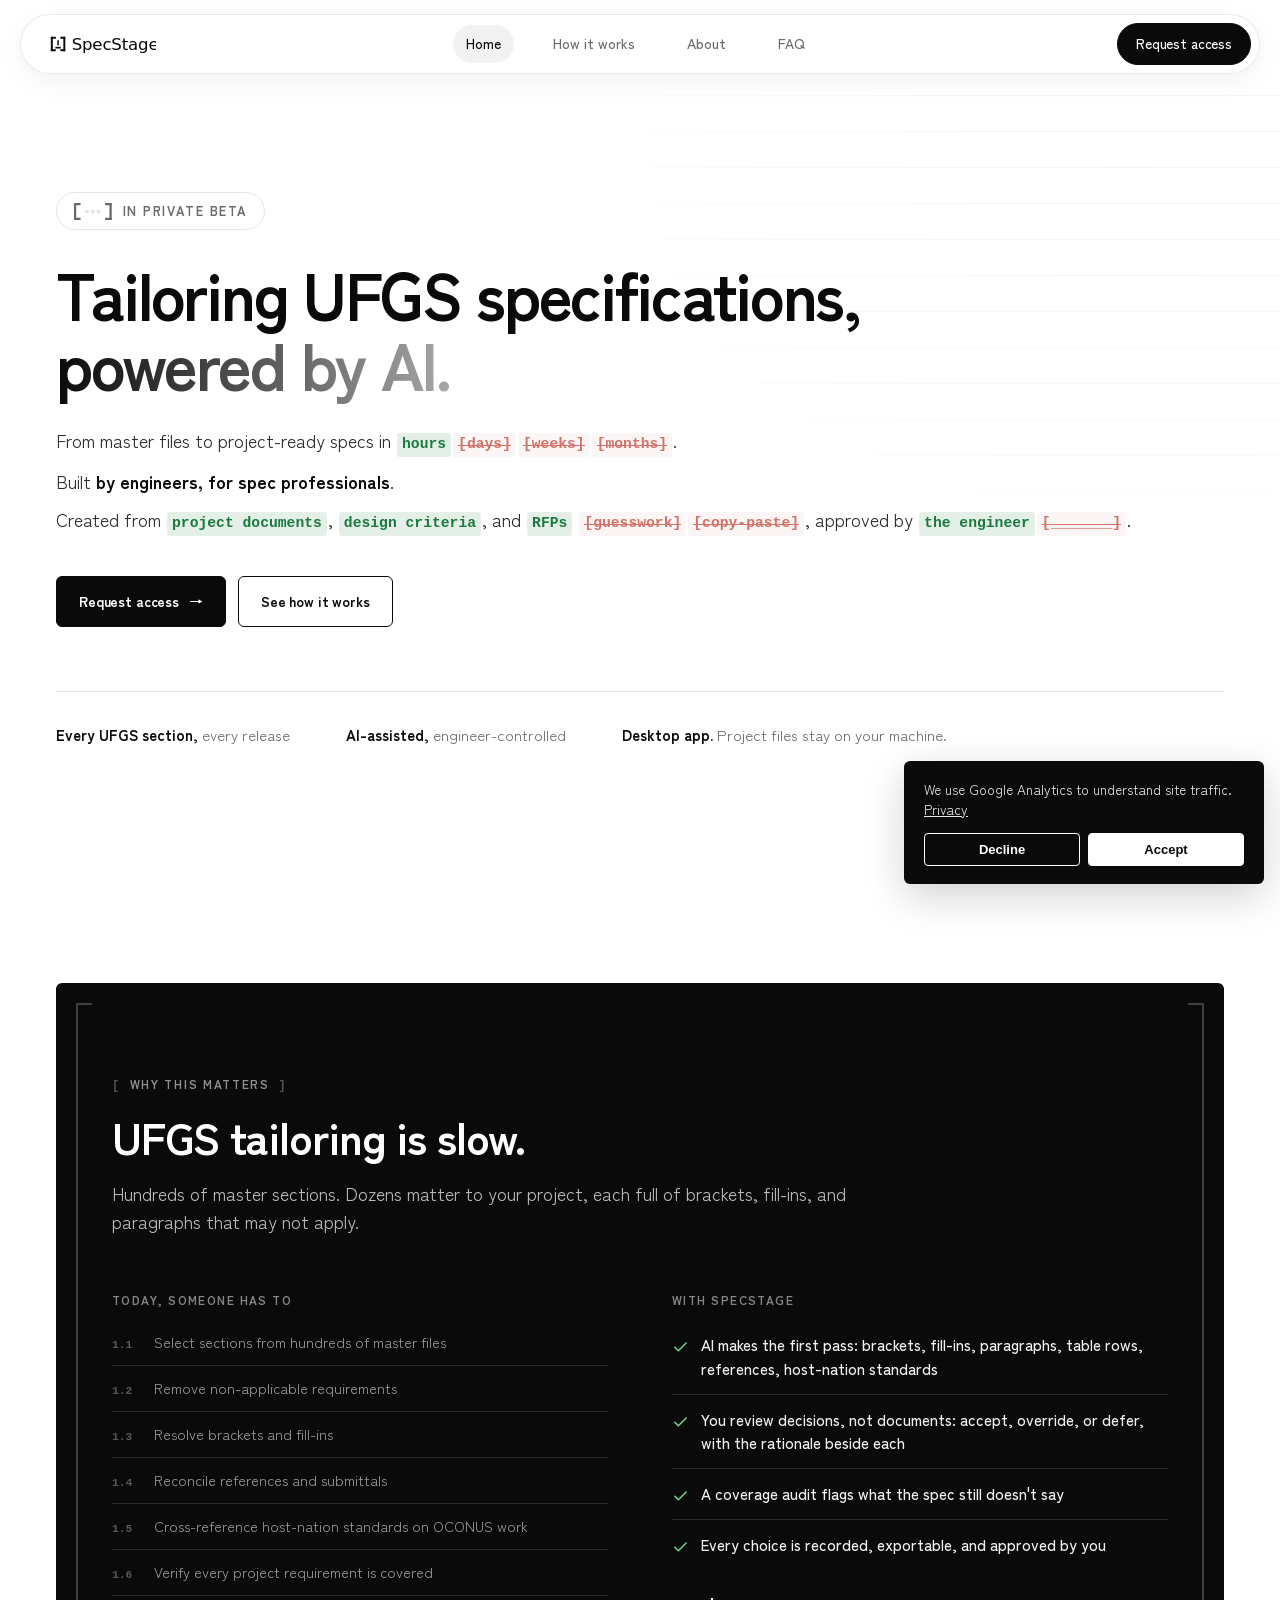
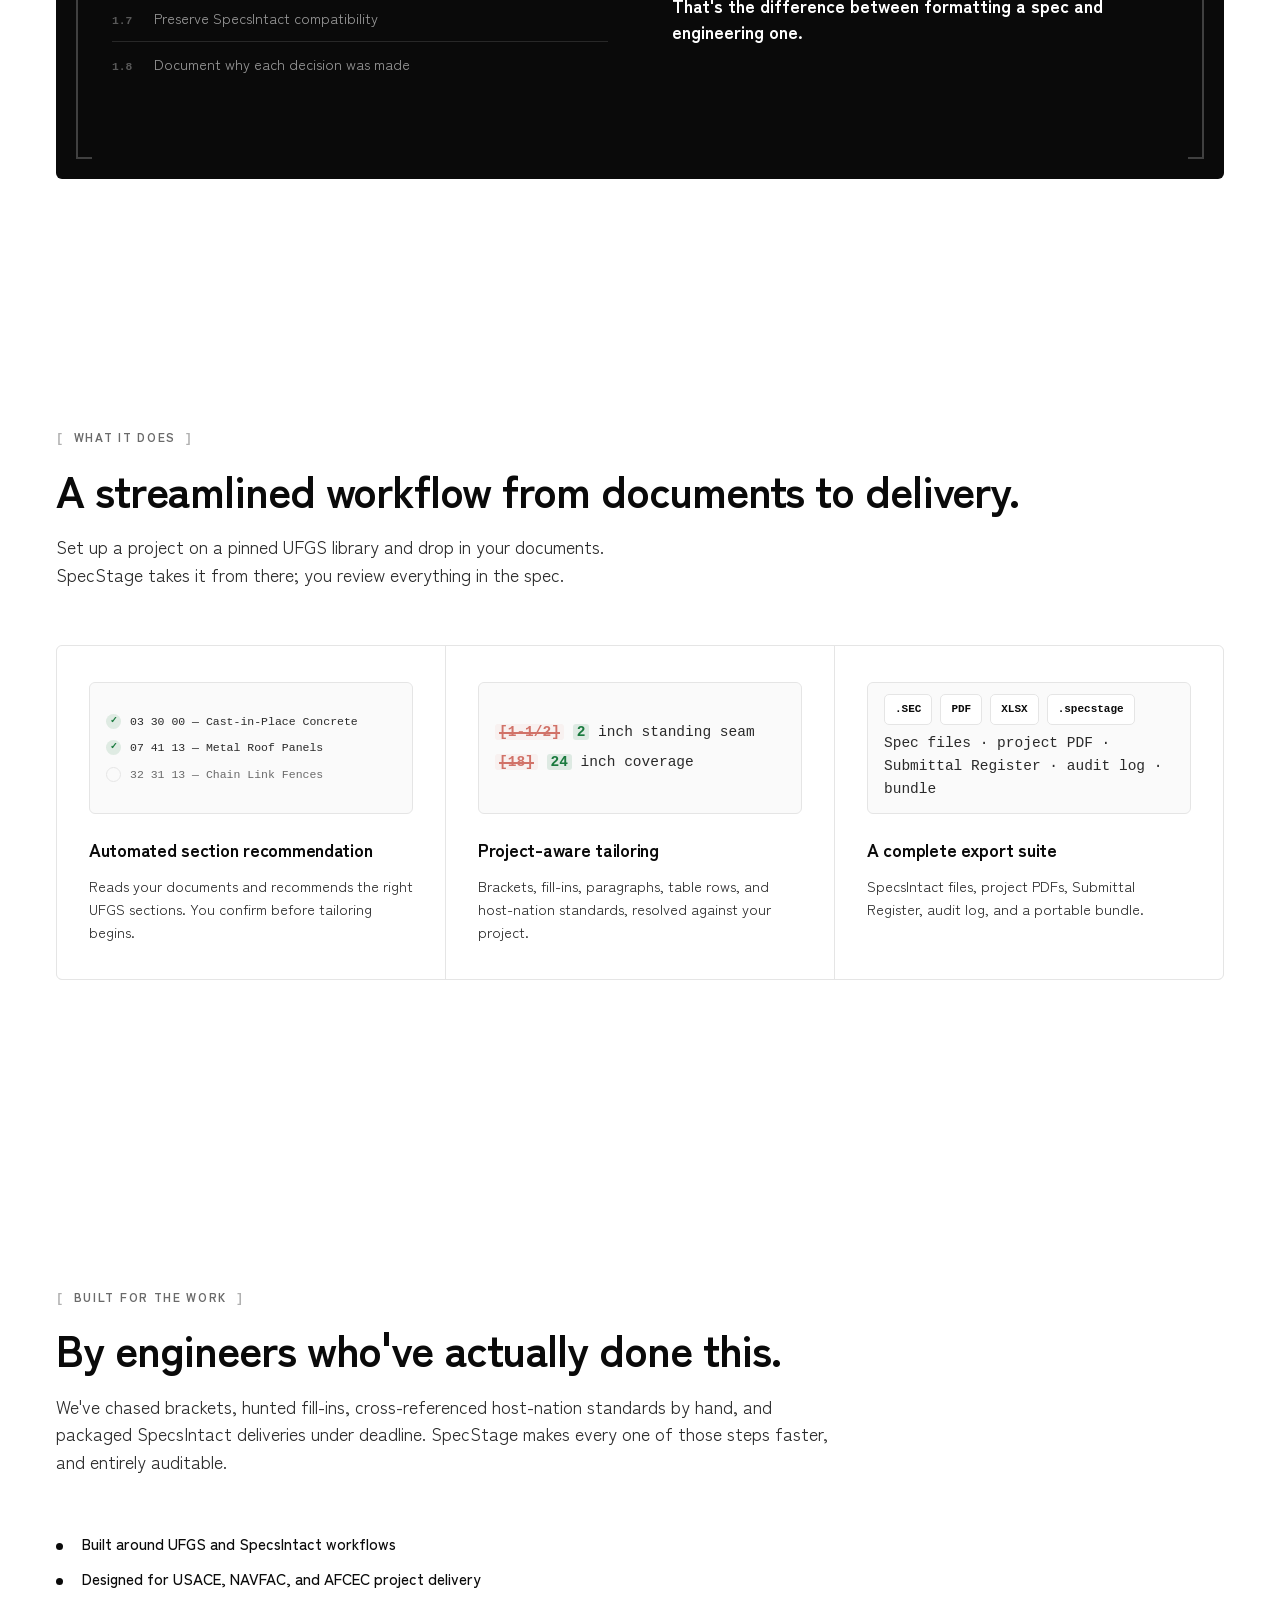
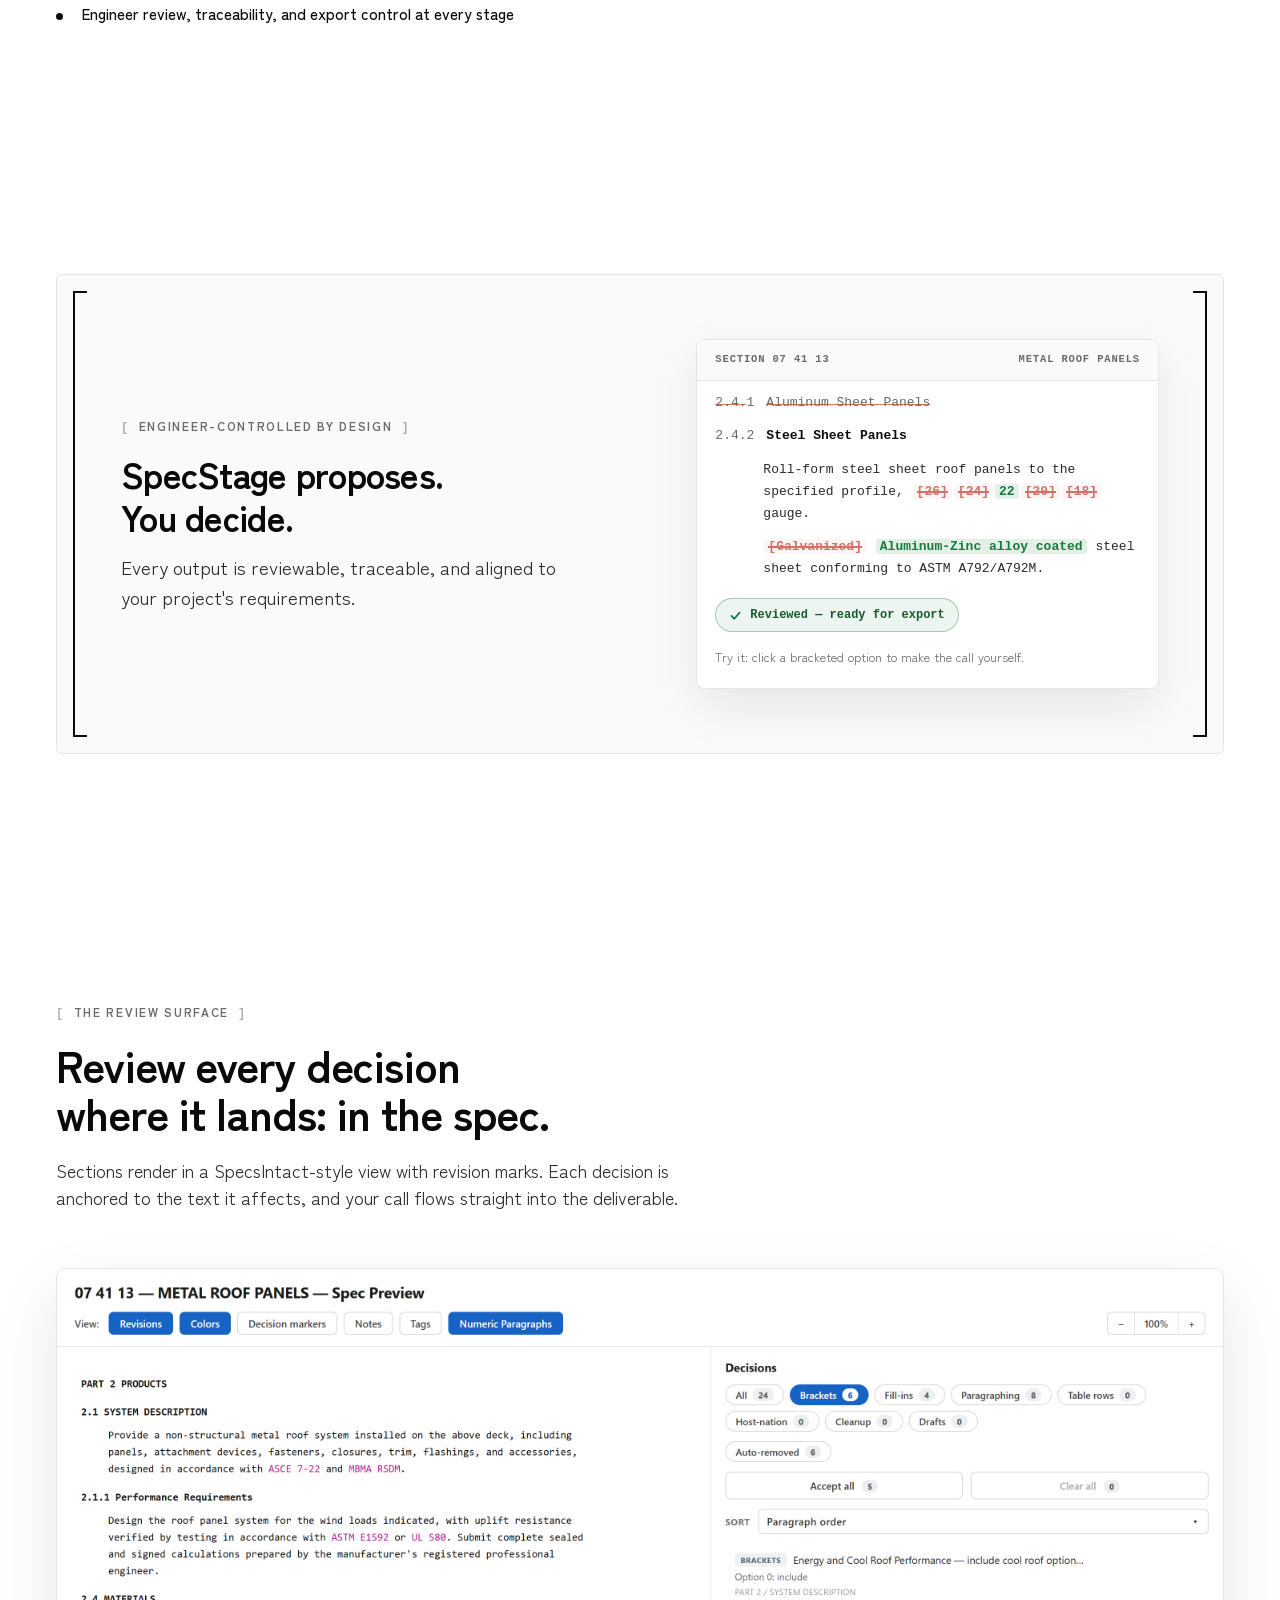
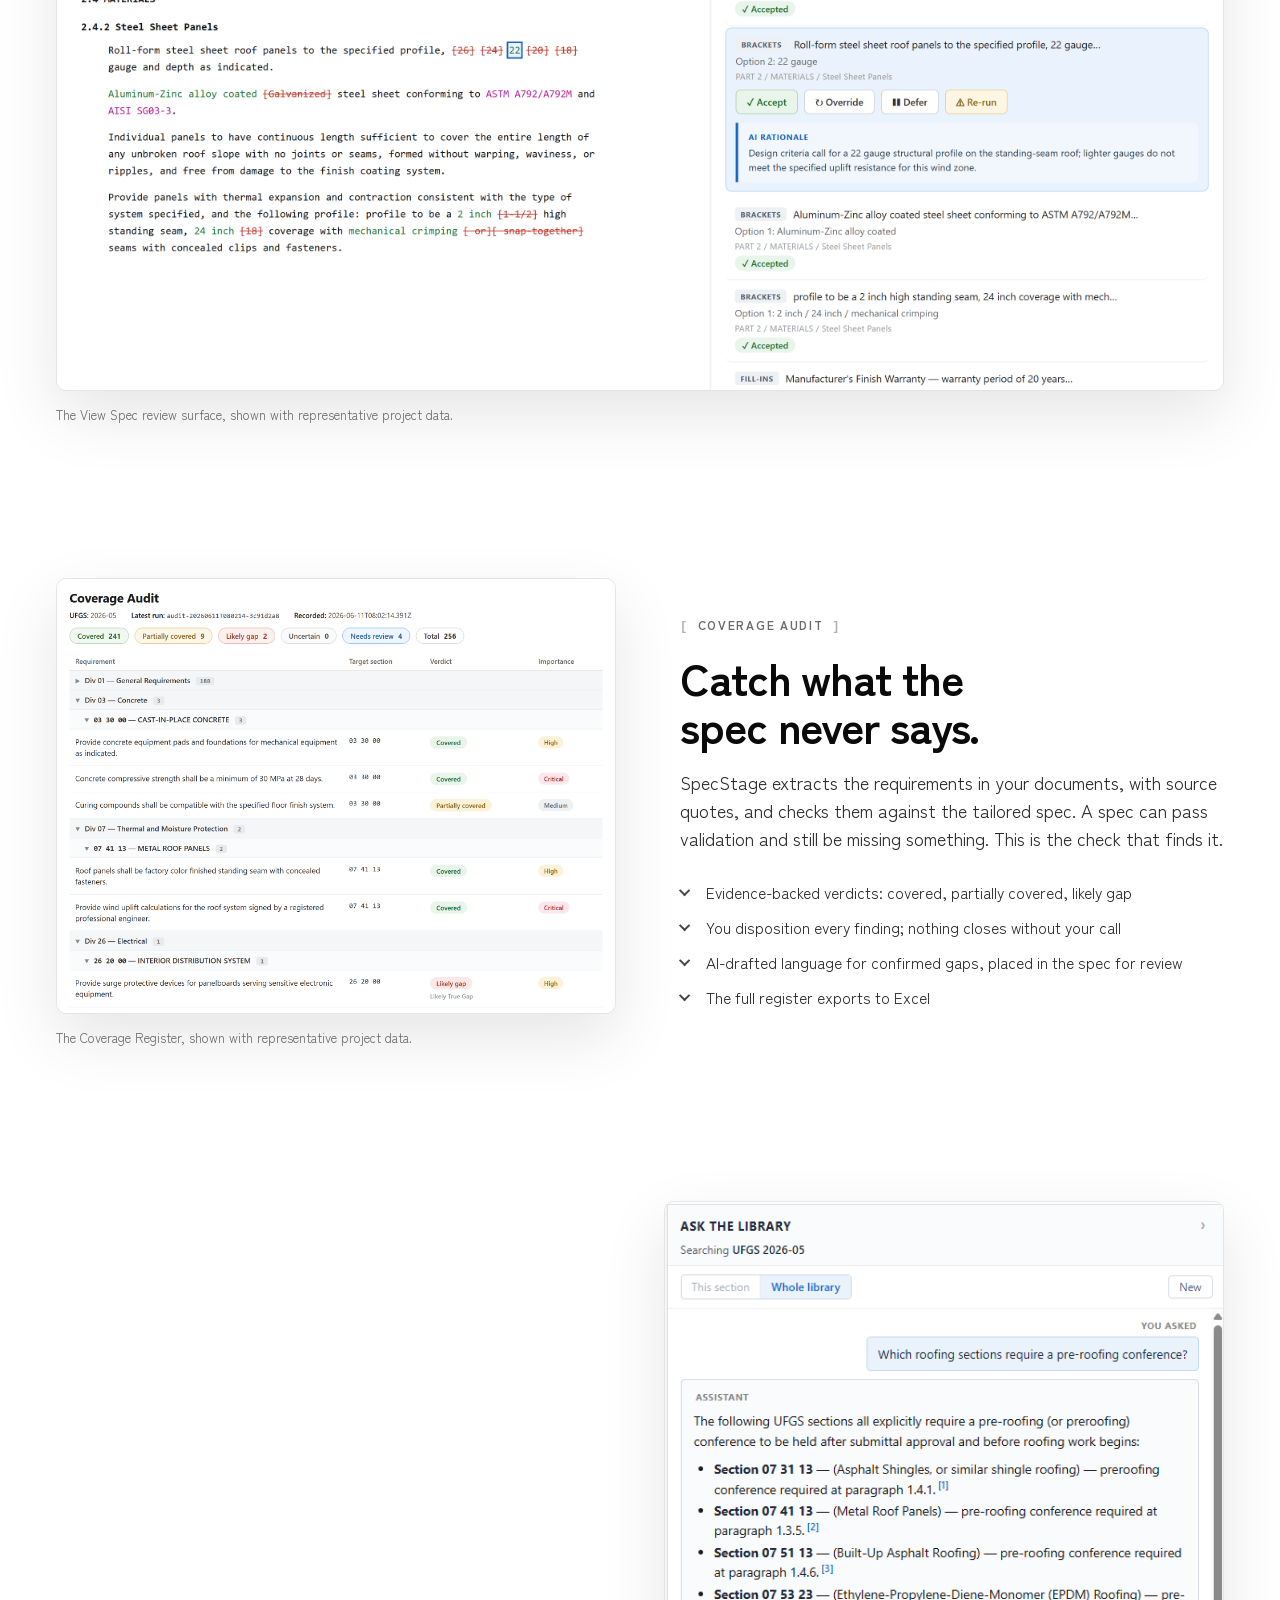
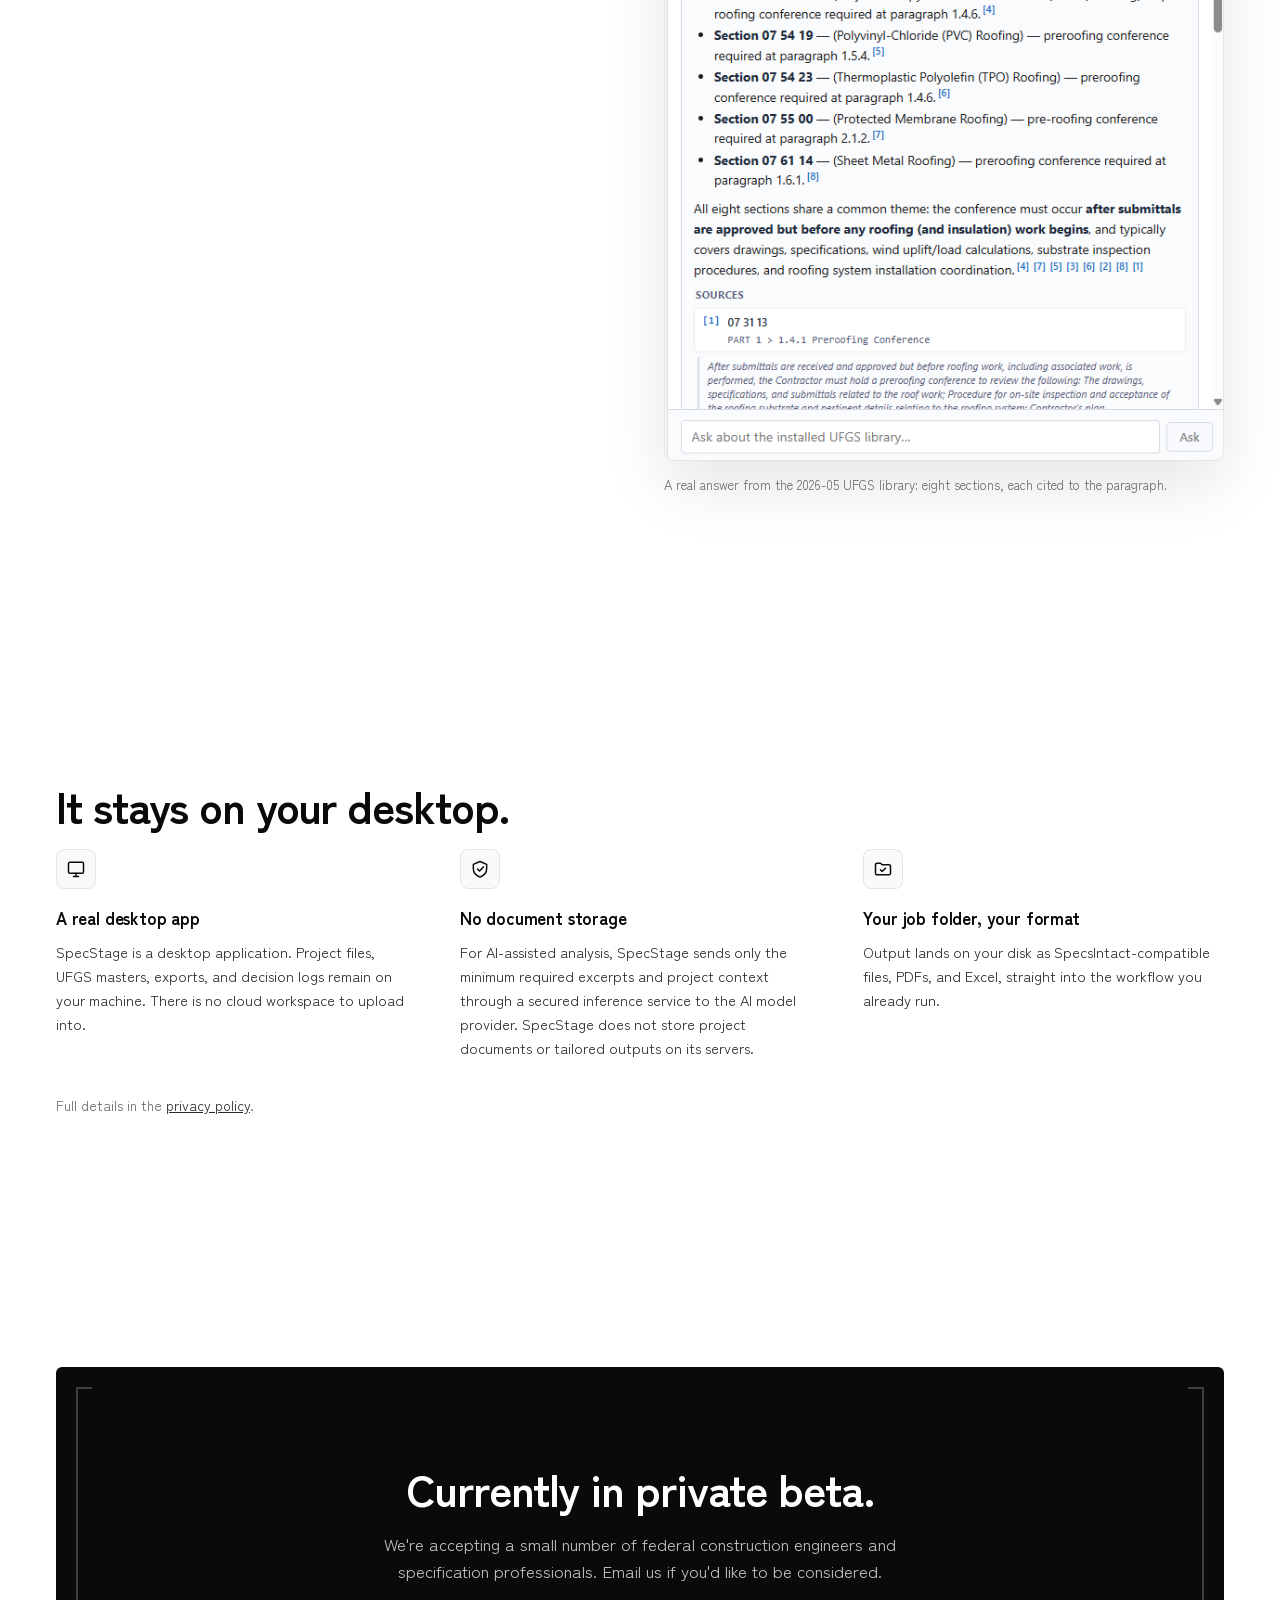
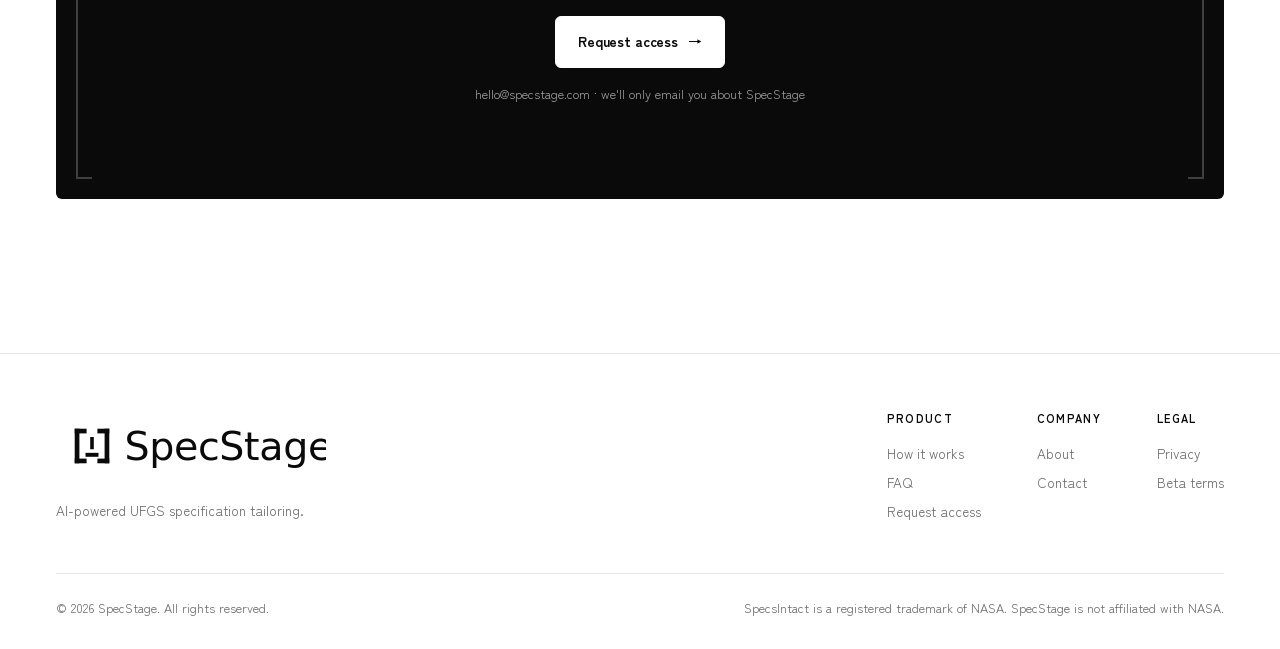
<file: index.html>
<!DOCTYPE html>
<html lang="en">
<head>
  <meta charset="UTF-8">
  <meta name="viewport" content="width=device-width, initial-scale=1, viewport-fit=cover">
  <meta name="theme-color" content="#0a0a0a">

  <title>SpecStage | AI-Powered UFGS Specification Tailoring</title>
  <meta name="description" content="Tailor UFGS master specifications for federal construction projects in hours, not weeks. AI-assisted and engineer-controlled, with in-spec review, coverage auditing, and SpecsIntact, PDF, and Submittal Register export. In private beta; request access.">
  <link rel="canonical" href="https://www.specstage.com/">

  <!-- Open Graph -->
  <meta property="og:type" content="website">
  <meta property="og:site_name" content="SpecStage">
  <meta property="og:title" content="SpecStage | AI-Powered UFGS Specification Tailoring">
  <meta property="og:description" content="Tailor UFGS master specifications for federal construction projects in hours, not weeks. AI-assisted, engineer-controlled.">
  <meta property="og:url" content="https://www.specstage.com/">
  <meta property="og:image" content="https://www.specstage.com/og-image.png">
  <meta property="og:image:width" content="1200">
  <meta property="og:image:height" content="630">

  <!-- Twitter -->
  <meta name="twitter:card" content="summary_large_image">
  <meta name="twitter:title" content="SpecStage | AI-Powered UFGS Specification Tailoring">
  <meta name="twitter:description" content="Tailor UFGS master specifications for federal construction projects in hours, not weeks.">
  <meta name="twitter:image" content="https://www.specstage.com/og-image.png">

  <!-- Favicon -->
  <link rel="icon" type="image/x-icon" href="/favicon.ico">
  <link rel="icon" type="image/svg+xml" href="/favicon.svg?v=1">
  <link rel="apple-touch-icon" href="/favicon.svg?v=1">

  <!-- Fonts -->
  <link rel="preconnect" href="https://fonts.googleapis.com">
  <link rel="preconnect" href="https://fonts.gstatic.com" crossorigin>
  <link rel="stylesheet" href="https://fonts.googleapis.com/css2?family=Zen+Kaku+Gothic+New:wght@400;500;700&display=swap">

  <link rel="stylesheet" href="/styles.css?v=84">

  <!-- Structured data: SoftwareApplication -->
  <script type="application/ld+json">
  {
    "@context": "https://schema.org",
    "@type": "SoftwareApplication",
    "name": "SpecStage",
    "applicationCategory": "BusinessApplication",
    "applicationSubCategory": "Construction Specification Software",
    "operatingSystem": "Windows 10, Windows 11",
    "description": "AI-assisted, engineer-controlled tailoring of UFGS (Unified Facilities Guide Specifications) master sections for federal construction projects. Engineers review every AI decision in a SpecsIntact-style spec view, audit project requirements for coverage gaps, and export SpecsIntact-compatible files, PDF, and a Submittal Register.",
    "url": "https://www.specstage.com/",
    "image": "https://www.specstage.com/og-image.png",
    "publisher": { "@id": "https://www.specstage.com/#organization" },
    "audience": { "@type": "Audience", "audienceType": "Federal construction engineers, A/E firms, MILCON project teams" },
    "keywords": "UFGS, UFGS tailoring, SpecsIntact, MILCON, federal construction specifications, AI specification writing"
  }
  </script>

  <!-- Structured data: Organization (shared across all pages via @id) -->
  <script type="application/ld+json">
  {
    "@context": "https://schema.org",
    "@type": "Organization",
    "@id": "https://www.specstage.com/#organization",
    "name": "SpecStage",
    "url": "https://www.specstage.com/",
    "logo": "https://www.specstage.com/logo.svg",
    "email": "hello@specstage.com",
    "description": "AI-assisted, engineer-controlled tailoring of UFGS master specifications for federal construction projects."
  }
  </script>

  <!-- Google Analytics — gated by cookie consent (see /cookies.js) -->
  <script>window.GA_MEASUREMENT_ID = 'G-NXYJVHPJW2';</script>
</head>
<body>

  <!-- ── Top bar ─────────────────────────────────────────────────── -->
  <header class="topbar" id="topbar">
    <div class="wrap topbar-inner">
      <a class="brand" href="/" aria-label="SpecStage home">
        <img class="brand-logo brand-logo-full" src="/logo.svg" alt="SpecStage">
        <svg class="brand-logo brand-logo-mark" viewBox="0 0 22 18" xmlns="http://www.w3.org/2000/svg" aria-hidden="true"><rect x="1" y="0" width="2.4" height="18"/><rect x="1" y="0" width="6" height="2.4"/><rect x="1" y="15.6" width="6" height="2.4"/><rect x="18.6" y="0" width="2.4" height="18"/><rect x="15" y="0" width="6" height="2.4"/><rect x="15" y="15.6" width="6" height="2.4"/><rect x="10" y="5" width="2" height="6"/><rect x="7" y="13" width="8" height="2"/></svg>
      </a>
      <nav class="nav" aria-label="Primary">
        <a href="/" aria-current="page">Home</a>
        <a href="/how-it-works">How it works</a>
        <a href="/about">About</a>
        <a href="/faq">FAQ</a>
        <a class="btn btn-sm nav-link-extra" href="/request-access"><span class="lbl-full">Request access</span><span class="lbl-short">Apply</span></a>
      </nav>
    </div>
  </header>

  <main>

    <!-- ── Hero ──────────────────────────────────────────────────── -->
    <section class="hero">
      <div class="wrap hero-inner">
        <span class="hero-eyebrow"><svg class="eyebrow-mark" viewBox="0 0 42 18" xmlns="http://www.w3.org/2000/svg" aria-hidden="true"><rect x="1" y="0" width="2.4" height="18"/><rect x="1" y="0" width="7" height="2.4"/><rect x="1" y="15.6" width="7" height="2.4"/><rect x="38.6" y="0" width="2.4" height="18"/><rect x="34" y="0" width="7" height="2.4"/><rect x="34" y="15.6" width="7" height="2.4"/><circle class="d1" cx="15" cy="9" r="1.8"/><circle class="d2" cx="21" cy="9" r="1.8"/><circle class="d3" cx="27" cy="9" r="1.8"/></svg> In private beta</span>
        <h1>Tailoring UFGS specifications,<br><span class="ai-gradient">powered by AI.</span></h1>
        <div class="hero-points">
          <p class="hero-point">
            From master files to project-ready specs in
            <ins class="opt-add" style="--delay:.7s">hours</ins><del class="opt-del" style="--delay:.1s">[days]</del><del class="opt-del" style="--delay:.25s">[weeks]</del><del class="opt-del" style="--delay:.4s">[months]</del>.
          </p>
          <p class="hero-point">Built <span class="endorse">by engineers, for spec professionals</span>.</p>
          <p class="hero-point">
            Created from
            <ins class="opt-add" style="--delay:.7s">project documents</ins>, <ins class="opt-add" style="--delay:.85s">design criteria</ins>, and <ins class="opt-add" style="--delay:1.0s">RFPs</ins> <del class="opt-del" style="--delay:.4s">[guesswork]</del><del class="opt-del" style="--delay:.55s">[copy-paste]</del>,
            approved by
            <ins class="opt-add" style="--delay:1.75s">the engineer</ins><del class="opt-del" style="--delay:1.2s">[_______]</del>.
          </p>
        </div>
        <div class="hero-actions">
          <a class="btn" href="/request-access">
            Request access <span class="arrow" aria-hidden="true">→</span>
          </a>
          <a class="btn btn-ghost" href="/how-it-works">See how it works</a>
        </div>
        <div class="hero-meta">
          <span><strong>Every UFGS section,</strong> every release</span>
          <span><strong>AI-assisted,</strong> engineer-controlled</span>
          <span><strong>Desktop app.</strong> Project files stay on your machine.</span>
        </div>
      </div>
    </section>

    <!-- ── Why this matters (inset dark band, CTA-band format) ───── -->
    <section class="section-sm" id="why">
      <div class="why-band section-dark">
        <div class="why-band-inner">
        <p class="section-eyebrow reveal">Why this matters</p>
        <h2 class="section-h reveal">UFGS tailoring is slow.</h2>
        <p class="section-lead reveal" style="max-width:760px">Hundreds of master sections. Dozens matter to your project, each full of brackets, fill-ins, and paragraphs that may not apply.</p>

        <div class="why-grid reveal">
          <div class="why-col">
            <h3 class="why-label">Today, someone has to</h3>
            <ul class="why-list">
              <li><span class="pain-num">1.1</span>Select sections from hundreds of master files</li>
              <li><span class="pain-num">1.2</span>Remove non-applicable requirements</li>
              <li><span class="pain-num">1.3</span>Resolve brackets and fill-ins</li>
              <li><span class="pain-num">1.4</span>Reconcile references and submittals</li>
              <li><span class="pain-num">1.5</span>Cross-reference host-nation standards on OCONUS work</li>
              <li><span class="pain-num">1.6</span>Verify every project requirement is covered</li>
              <li><span class="pain-num">1.7</span>Preserve SpecsIntact compatibility</li>
              <li><span class="pain-num">1.8</span>Document why each decision was made</li>
            </ul>
          </div>
          <div class="why-col">
            <h3 class="why-label">With SpecStage</h3>
            <ul class="gain-list">
              <li><svg viewBox="0 0 24 24" aria-hidden="true"><path d="M4 13l5 5L20 7"/></svg>AI makes the first pass: brackets, fill-ins, paragraphs, table rows, references, host-nation standards</li>
              <li><svg viewBox="0 0 24 24" aria-hidden="true"><path d="M4 13l5 5L20 7"/></svg>You review decisions, not documents: accept, override, or defer, with the rationale beside each</li>
              <li><svg viewBox="0 0 24 24" aria-hidden="true"><path d="M4 13l5 5L20 7"/></svg>A coverage audit flags what the spec still doesn't say</li>
              <li><svg viewBox="0 0 24 24" aria-hidden="true"><path d="M4 13l5 5L20 7"/></svg>Every choice is recorded, exportable, and approved by you</li>
            </ul>
            <p class="why-punch">That's the difference between formatting a spec and engineering one.</p>
          </div>
        </div>
        </div>
      </div>
    </section>

    <!-- ── Capability cards ──────────────────────────────────────── -->
    <section class="section" id="features">
      <div class="wrap">
        <p class="section-eyebrow reveal">What it does</p>
        <h2 class="section-h reveal" style="max-width:none">A streamlined workflow from documents to delivery.</h2>
        <p class="section-lead reveal" style="max-width:none">Set up a project on a pinned UFGS library and drop in your documents.<br>SpecStage takes it from there; you review everything in the spec.</p>

        <div class="cards reveal">
          <div class="card">
            <div class="card-viz" aria-hidden="true">
              <div class="viz-row"><span class="viz-tick">✓</span><span>03 30 00 — Cast-in-Place Concrete</span></div>
              <div class="viz-row"><span class="viz-tick">✓</span><span>07 41 13 — Metal Roof Panels</span></div>
              <div class="viz-row viz-dim"><span class="viz-tick viz-untick"></span><span>32 31 13 — Chain Link Fences</span></div>
            </div>
            <h3>Automated section recommendation</h3>
            <p>Reads your documents and recommends the right UFGS sections. You confirm before tailoring begins.</p>
          </div>

          <div class="card">
            <div class="card-viz" aria-hidden="true">
              <p class="viz-line"><span class="sd-del">[1-1/2]</span> <span class="sd-add">2</span> inch standing seam</p>
              <p class="viz-line"><span class="sd-del">[18]</span> <span class="sd-add">24</span> inch coverage</p>
            </div>
            <h3>Project-aware tailoring</h3>
            <p>Brackets, fill-ins, paragraphs, table rows, and host-nation standards, resolved against your project.</p>
          </div>

          <div class="card">
            <div class="card-viz" aria-hidden="true">
              <div class="viz-files">
                <span class="viz-file">.SEC</span><span class="viz-file">PDF</span><span class="viz-file">XLSX</span><span class="viz-file">.specstage</span>
              </div>
              <p class="viz-note">Spec files · project PDF · Submittal Register · audit log · bundle</p>
            </div>
            <h3>A complete export suite</h3>
            <p>SpecsIntact files, project PDFs, Submittal Register, audit log, and a portable bundle.</p>
          </div>
        </div>
      </div>
    </section>

    <!-- ── Built for the work / credibility ──────────────────────── -->
    <section class="section" id="credibility">
      <div class="wrap">
        <p class="section-eyebrow reveal">Built for the work</p>
        <h2 class="section-h reveal" style="max-width:none">By engineers who've actually done this.</h2>
        <p class="section-lead reveal" style="max-width:780px">
          We've chased brackets, hunted fill-ins, cross-referenced host-nation standards by hand, and packaged SpecsIntact deliveries under deadline. SpecStage makes every one of those steps faster, and entirely auditable.
        </p>

        <ul class="credibility-list reveal">
          <li>Built around UFGS and SpecsIntact workflows</li>
          <li>Designed for USACE, NAVFAC, and AFCEC project delivery</li>
          <li>Engineer review, traceability, and export control at every stage</li>
        </ul>
      </div>
    </section>

    <!-- ── Bracket-themed visual / animated spec demo ────────────── -->
    <section class="section-sm">
      <div class="wrap">
        <div class="bracket-frame decide-band reveal">
          <div class="decide-copy">
            <p class="section-eyebrow" style="margin-bottom:14px">Engineer-controlled by design</p>
            <h2>SpecStage proposes.<br>You decide.</h2>
            <p>Every output is reviewable, traceable, and aligned to your project's requirements.</p>
          </div>
          <!-- Interactive spec excerpt — the AI's bracket choices play in
               on reveal, then every bracketed option is clickable so the
               visitor can override the call themselves (site.js). Final
               state is the default so it reads correctly without JS. -->
          <div class="spec-demo">
            <div class="sd-head">
              <span>SECTION 07 41 13</span>
              <span>METAL ROOF PANELS</span>
            </div>
            <p class="sd-line sd-art sd-removed">
              <span class="sd-pnum">2.4.1</span>
              <span class="sd-text">Aluminum Sheet Panels</span>
            </p>
            <p class="sd-line sd-art">
              <span class="sd-pnum">2.4.2</span>
              <span class="sd-text">Steel Sheet Panels</span>
            </p>
            <p class="sd-line">
              <span class="sd-pnum"></span>
              <span class="sd-text">Roll-form steel sheet roof panels to the specified profile,
                <span class="sd-group"><span class="sd-opt sd-del" style="--sd:.5s"><i>[</i>26<i>]</i></span><span class="sd-opt sd-del" style="--sd:.65s"><i>[</i>24<i>]</i></span><span class="sd-opt sd-add" data-ai style="--sd:1.35s"><i>[</i>22<i>]</i></span><span class="sd-opt sd-del" style="--sd:.8s"><i>[</i>20<i>]</i></span><span class="sd-opt sd-del" style="--sd:.95s"><i>[</i>18<i>]</i></span></span> gauge.</span>
            </p>
            <p class="sd-line">
              <span class="sd-pnum"></span>
              <span class="sd-text"><span class="sd-group"><span class="sd-opt sd-del" style="--sd:1.7s"><i>[</i>Galvanized<i>]</i></span> <span class="sd-opt sd-add" data-ai style="--sd:2.1s"><i>[</i>Aluminum-Zinc alloy coated<i>]</i></span></span> steel sheet conforming to ASTM A792/A792M.</span>
            </p>
            <div class="sd-badge">
              <svg viewBox="0 0 16 16" xmlns="http://www.w3.org/2000/svg" aria-hidden="true"><path d="M3 8.5 6.5 12 13 4.5"/></svg>
              <span class="sd-badge-text">Reviewed — ready for export</span>
            </div>
            <p class="sd-hint">Try it: click a bracketed option to make the call yourself.</p>
          </div>
        </div>
      </div>
    </section>

    <!-- ── View Spec showcase (wide) ─────────────────────────────── -->
    <section class="section" id="view-spec">
      <div class="wrap">
        <p class="section-eyebrow reveal">The review surface</p>
        <h2 class="section-h reveal">Review every decision where it lands: in the spec.</h2>
        <p class="section-lead reveal">Sections render in a SpecsIntact-style view with revision marks. Each decision is anchored to the text it affects, and your call flows straight into the deliverable.</p>
        <figure class="shot-wide reveal">
          <img src="/view-spec.png" width="1456" height="900" loading="lazy"
               alt="SpecStage's View Spec surface showing UFGS section 07 41 13 with revision marks in the spec text and a decisions panel of bracket choices, each with accept, override, and defer controls and the AI's rationale.">
          <figcaption>The View Spec review surface, shown with representative project data.</figcaption>
        </figure>
      </div>
    </section>

    <!-- ── Coverage Audit showcase (image left) ──────────────────── -->
    <section class="section" id="coverage-audit" style="padding-top:0">
      <div class="wrap">
        <div class="atl-band flip">
          <figure class="atl-shot reveal">
            <img src="/coverage-audit.png" width="982" height="763" loading="lazy"
                 alt="SpecStage's Coverage Audit register showing extracted project requirements grouped by division, each with a target section, an evidence-backed verdict (covered, partially covered, or likely gap), and an importance rating.">
            <figcaption>The Coverage Register, shown with representative project data.</figcaption>
          </figure>
          <div class="atl-copy reveal">
            <p class="section-eyebrow">Coverage Audit</p>
            <h2 class="section-h">Catch what the spec never says.</h2>
            <p class="section-lead" style="margin-bottom:28px">SpecStage extracts the requirements in your documents, with source quotes, and checks them against the tailored spec. A spec can pass validation and still be missing something. This is the check that finds it.</p>
            <ul class="atl-points">
              <li>Evidence-backed verdicts: covered, partially covered, likely gap</li>
              <li>You disposition every finding; nothing closes without your call</li>
              <li>AI-drafted language for confirmed gaps, placed in the spec for review</li>
              <li>The full register exports to Excel</li>
            </ul>
          </div>
        </div>
      </div>
    </section>

    <!-- ── Ask the Library — real product screenshot ─────────────── -->
    <section class="section" id="ask-the-library" style="padding-top:0">
      <div class="wrap">
        <div class="atl-band">
          <div class="atl-copy reveal">
            <p class="section-eyebrow">Ask the Library</p>
            <h2 class="section-h" style="max-width:none">Hundreds of master sections.<br>One question away.</h2>
            <p class="section-lead" style="margin-bottom:28px">Ask the installed UFGS library a question in plain language. Answers cite the exact paragraphs they came from, with the source passages quoted underneath.</p>
            <ul class="atl-points">
              <li>Searches the whole library, or just the section you're reading</li>
              <li>Citations are validated against the master text, never invented</li>
              <li>On hand throughout tailoring, review, and the coverage audit</li>
            </ul>
          </div>
          <figure class="atl-shot reveal">
            <img src="/ask-the-library.png" width="601" height="925" loading="lazy"
                 alt="SpecStage's Ask the Library panel answering 'Which roofing sections require a pre-roofing conference?' with eight UFGS sections, each cited to its paragraph, and the quoted source passages underneath.">
            <figcaption>A real answer from the 2026-05 UFGS library: eight sections, each cited to the paragraph.</figcaption>
          </figure>
        </div>
      </div>
    </section>

    <!-- ── Desktop / data-handling trust strip ───────────────────── -->
    <section class="section-sm" id="desktop">
      <div class="wrap">
        <p class="section-eyebrow reveal">Your data</p>
        <h2 class="section-h reveal">It stays on your desktop.</h2>
        <div class="trust-grid reveal">
          <div class="trust-item">
            <div class="value-icon" aria-hidden="true">
              <svg viewBox="0 0 24 24"><rect x="3" y="4" width="18" height="13" rx="1.5"/><path d="M9 21h6M12 17v4"/></svg>
            </div>
            <h3>A real desktop app</h3>
            <p>SpecStage is a desktop application. Project files, UFGS masters, exports, and decision logs remain on your machine. There is no cloud workspace to upload into.</p>
          </div>
          <div class="trust-item">
            <div class="value-icon" aria-hidden="true">
              <svg viewBox="0 0 24 24"><path d="M12 3l8 3.5v5c0 5.5-3.5 8.8-8 10-4.5-1.2-8-4.5-8-10v-5L12 3Z"/><path d="M9 12l2.5 2.5L16 9.5"/></svg>
            </div>
            <h3>No document storage</h3>
            <p>For AI-assisted analysis, SpecStage sends only the minimum required excerpts and project context through a secured inference service to the AI model provider. SpecStage does not store project documents or tailored outputs on its servers.</p>
          </div>
          <div class="trust-item">
            <div class="value-icon" aria-hidden="true">
              <svg viewBox="0 0 24 24"><path d="M3 7a2 2 0 0 1 2-2h4l2 2h8a2 2 0 0 1 2 2v8a2 2 0 0 1-2 2H5a2 2 0 0 1-2-2Z"/><path d="M9 13l2 2 4-4"/></svg>
            </div>
            <h3>Your job folder, your format</h3>
            <p>Output lands on your disk as SpecsIntact-compatible files, PDFs, and Excel, straight into the workflow you already run.</p>
          </div>
        </div>
        <p class="trust-more reveal">Full details in the <a href="/privacy">privacy policy</a>.</p>
      </div>
    </section>

    <!-- ── CTA band ──────────────────────────────────────────────── -->
    <section class="section">
      <div class="cta-band">
        <div class="cta-band-inner">
          <h2>Currently in private beta.</h2>
          <p>We're accepting a small number of federal construction engineers and specification professionals. Email us if you'd like to be considered.</p>
          <a class="btn" href="/request-access">
            Request access <span class="arrow" aria-hidden="true">→</span>
          </a>
          <span class="micro">hello@specstage.com · we'll only email you about SpecStage</span>
        </div>
      </div>
    </section>

  </main>

  <!-- ── Footer ──────────────────────────────────────────────────── -->
  <footer class="footer">
    <div class="wrap">
      <div class="footer-inner">
        <div class="footer-brand">
          <img src="/logo.svg" alt="SpecStage">
          <span>AI-powered UFGS specification tailoring.</span>
        </div>
        <div class="footer-cols">
          <div class="footer-col">
            <h4>Product</h4>
            <a href="/how-it-works">How it works</a>
            <a href="/faq">FAQ</a>
            <a href="/request-access">Request access</a>
          </div>
          <div class="footer-col">
            <h4>Company</h4>
            <a href="/about">About</a>
            <a href="mailto:hello@specstage.com">Contact</a>
          </div>
          <div class="footer-col">
            <h4>Legal</h4>
            <a href="/privacy">Privacy</a>
            <a href="/beta-terms">Beta terms</a>
          </div>
        </div>
      </div>
      <div class="footer-bottom">
        <span>© <span id="year"></span> SpecStage. All rights reserved.</span>
        <span>SpecsIntact is a registered trademark of NASA. SpecStage is not affiliated with NASA.</span>
      </div>
    </div>
  </footer>

  <!-- ── Cookie banner (decline by default for GDPR) ─────────────── -->
  <div id="cookie-banner" role="dialog" aria-live="polite" aria-label="Cookie consent">
    <p>We use Google Analytics to understand site traffic. <a href="/privacy">Privacy</a></p>
    <div class="cookie-actions">
      <button id="cookie-decline">Decline</button>
      <button id="cookie-accept" class="primary">Accept</button>
    </div>
  </div>

  <script src="/site.js?v=84" defer></script>
</body>
</html>
</file>
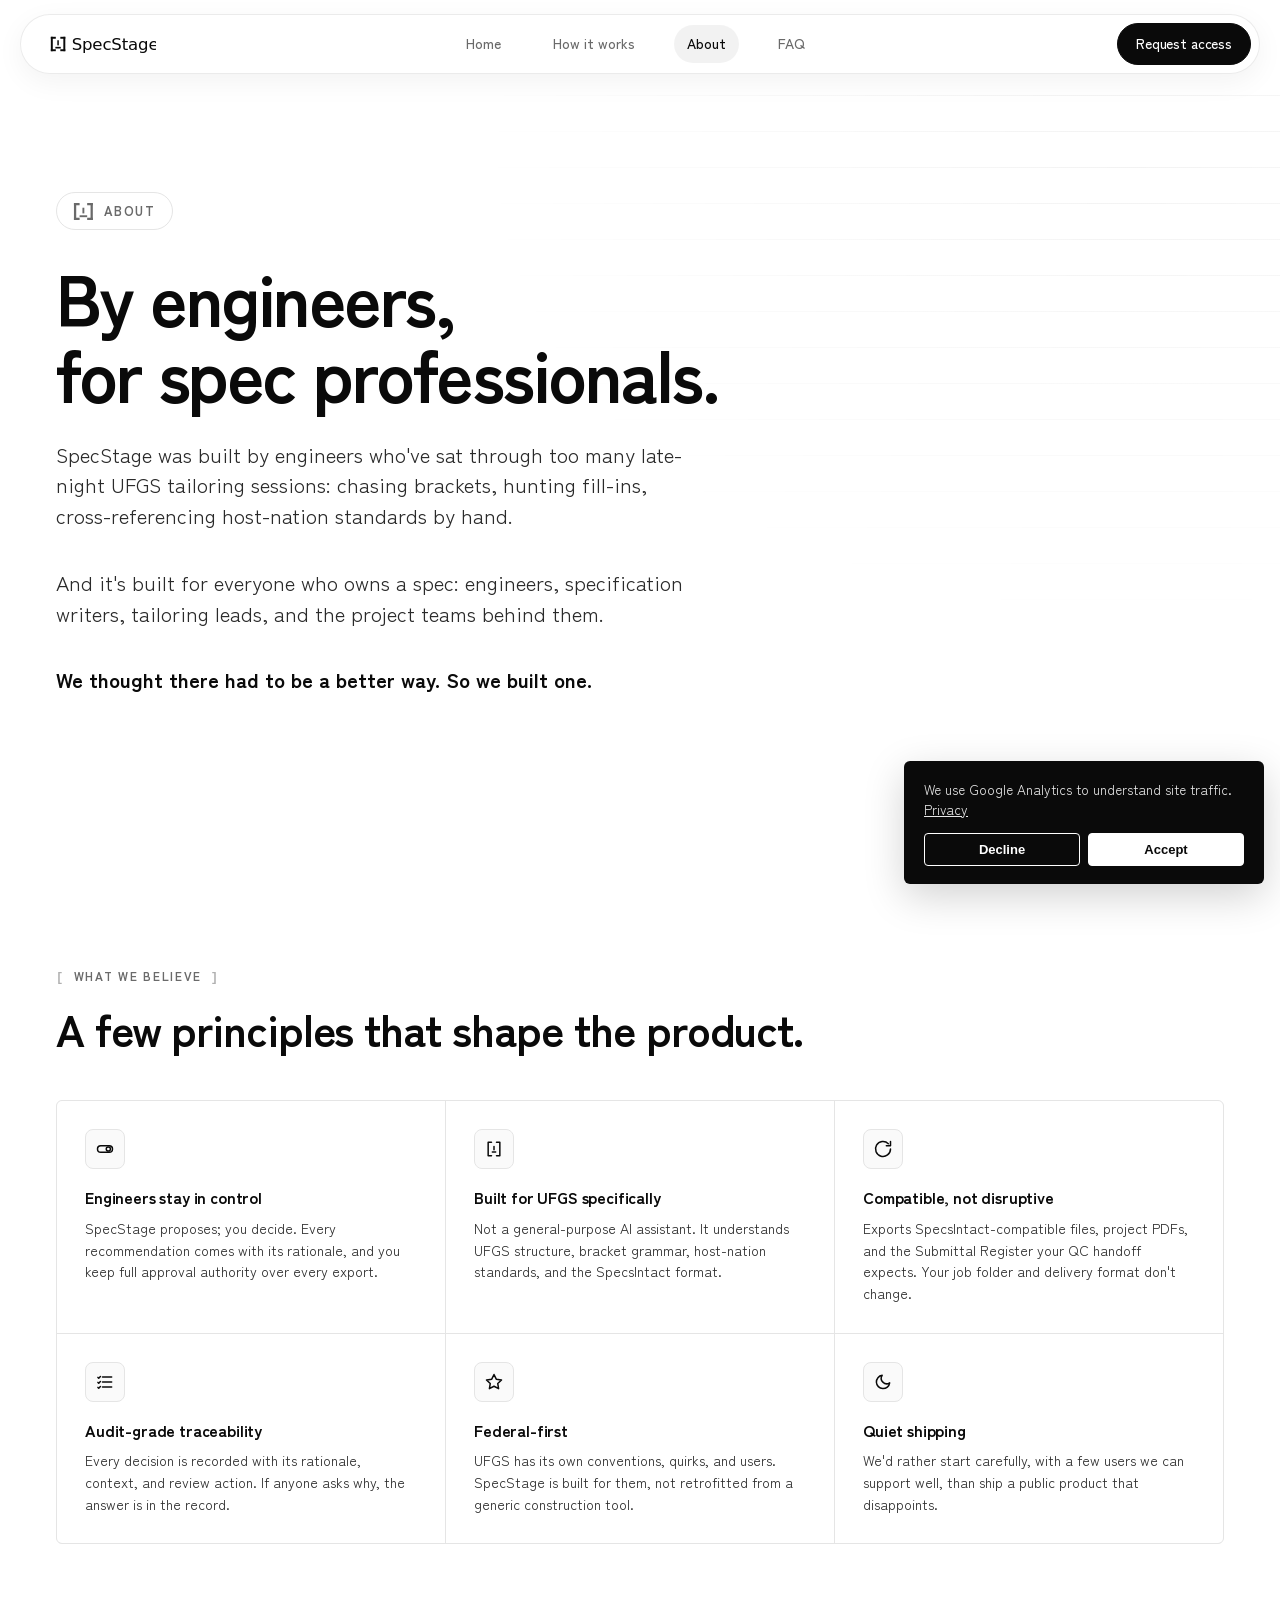
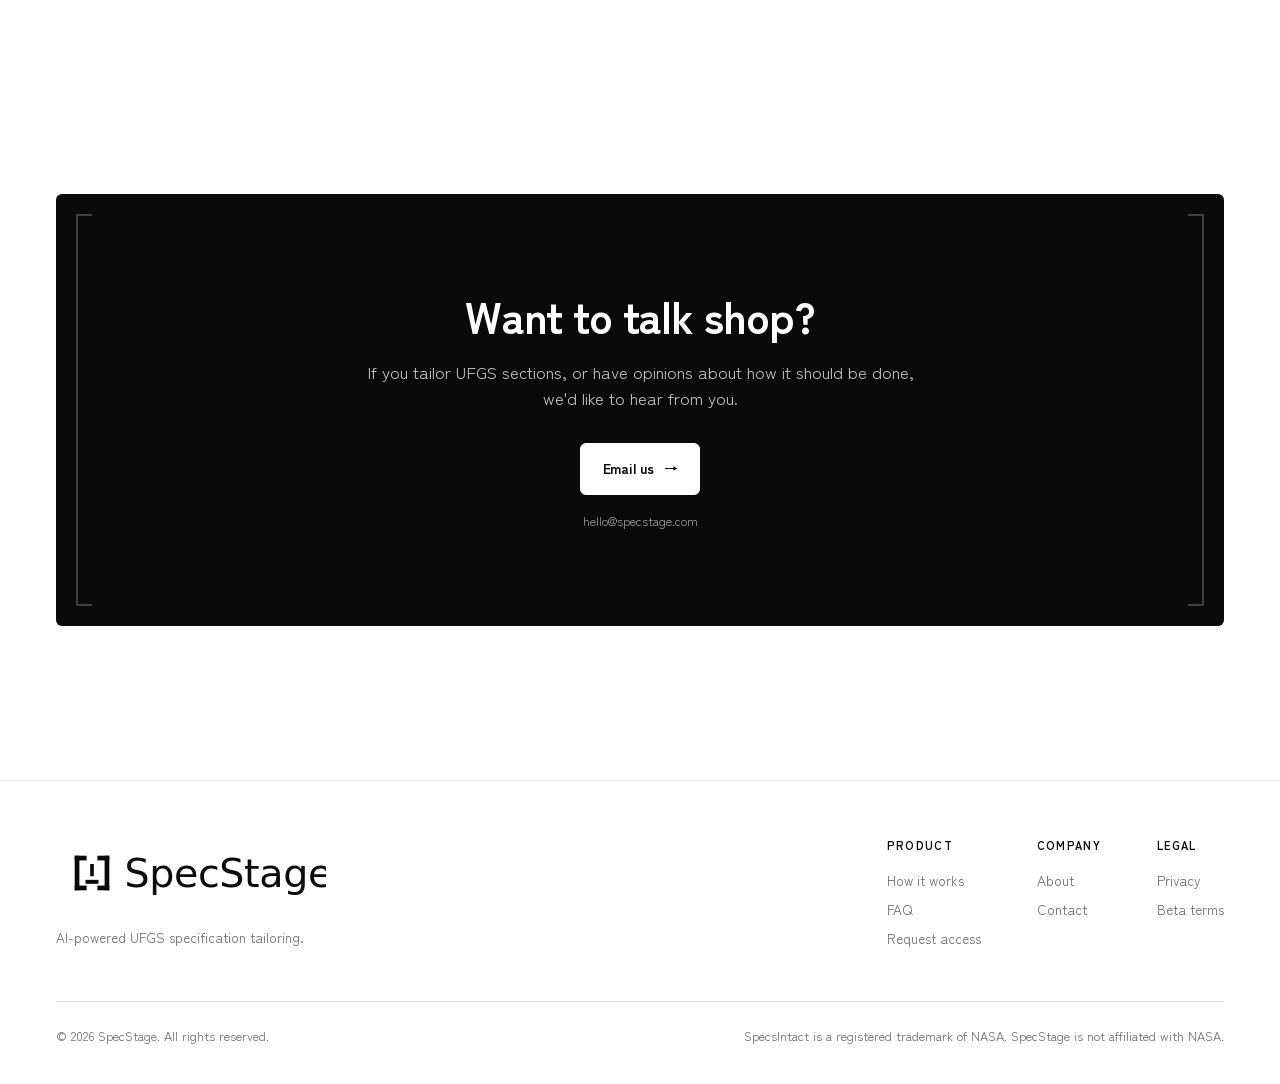
<file: about.html>
<!DOCTYPE html>
<html lang="en">
<head>
  <meta charset="UTF-8">
  <meta name="viewport" content="width=device-width, initial-scale=1, viewport-fit=cover">
  <meta name="theme-color" content="#0a0a0a">

  <title>About SpecStage | by engineers, for spec professionals</title>
  <meta name="description" content="SpecStage was built by engineers who've sat through too many late-night UFGS tailoring sessions. Our mission: give the federal construction industry a faster, better-traced way to produce project-specific specifications.">
  <link rel="canonical" href="https://www.specstage.com/about">

  <meta property="og:type" content="article">
  <meta property="og:site_name" content="SpecStage">
  <meta property="og:title" content="About SpecStage | by engineers, for spec professionals">
  <meta property="og:description" content="Built by engineers who've sat through too many late-night UFGS tailoring sessions.">
  <meta property="og:url" content="https://www.specstage.com/about">
  <meta property="og:image" content="https://www.specstage.com/og-image.png">

  <meta name="twitter:card" content="summary_large_image">
  <meta name="twitter:title" content="About SpecStage">
  <meta name="twitter:description" content="By engineers, for spec professionals.">
  <meta name="twitter:image" content="https://www.specstage.com/og-image.png">

  <link rel="icon" type="image/x-icon" href="/favicon.ico">
  <link rel="icon" type="image/svg+xml" href="/favicon.svg?v=1">
  <link rel="apple-touch-icon" href="/favicon.svg?v=1">

  <link rel="preconnect" href="https://fonts.googleapis.com">
  <link rel="preconnect" href="https://fonts.gstatic.com" crossorigin>
  <link rel="stylesheet" href="https://fonts.googleapis.com/css2?family=Zen+Kaku+Gothic+New:wght@400;500;700&display=swap">

  <link rel="stylesheet" href="/styles.css?v=84">

  <!-- Structured data: Organization (shared across all pages via @id) -->
  <script type="application/ld+json">
  {
    "@context": "https://schema.org",
    "@type": "Organization",
    "@id": "https://www.specstage.com/#organization",
    "name": "SpecStage",
    "url": "https://www.specstage.com/",
    "logo": "https://www.specstage.com/logo.svg",
    "email": "hello@specstage.com",
    "description": "AI-assisted, engineer-controlled tailoring of UFGS master specifications for federal construction projects."
  }
  </script>

  <!-- Structured data: BreadcrumbList -->
  <script type="application/ld+json">
  {
    "@context": "https://schema.org",
    "@type": "BreadcrumbList",
    "itemListElement": [
      { "@type": "ListItem", "position": 1, "name": "Home",  "item": "https://www.specstage.com/" },
      { "@type": "ListItem", "position": 2, "name": "About", "item": "https://www.specstage.com/about" }
    ]
  }
  </script>

  <script>window.GA_MEASUREMENT_ID = 'G-NXYJVHPJW2';</script>
</head>
<body>

  <header class="topbar" id="topbar">
    <div class="wrap topbar-inner">
      <a class="brand" href="/" aria-label="SpecStage home">
        <img class="brand-logo brand-logo-full" src="/logo.svg" alt="SpecStage">
        <svg class="brand-logo brand-logo-mark" viewBox="0 0 22 18" xmlns="http://www.w3.org/2000/svg" aria-hidden="true"><rect x="1" y="0" width="2.4" height="18"/><rect x="1" y="0" width="6" height="2.4"/><rect x="1" y="15.6" width="6" height="2.4"/><rect x="18.6" y="0" width="2.4" height="18"/><rect x="15" y="0" width="6" height="2.4"/><rect x="15" y="15.6" width="6" height="2.4"/><rect x="10" y="5" width="2" height="6"/><rect x="7" y="13" width="8" height="2"/></svg>
      </a>
      <nav class="nav" aria-label="Primary">
        <a href="/">Home</a>
        <a href="/how-it-works">How it works</a>
        <a href="/about" aria-current="page">About</a>
        <a href="/faq">FAQ</a>
        <a class="btn btn-sm nav-link-extra" href="/request-access"><span class="lbl-full">Request access</span><span class="lbl-short">Apply</span></a>
      </nav>
    </div>
  </header>

  <main>

    <section class="hero">
      <div class="wrap hero-inner">
        <span class="hero-eyebrow"><svg class="eyebrow-mark" viewBox="0 0 22 18" xmlns="http://www.w3.org/2000/svg" aria-hidden="true"><rect x="1" y="0" width="2.4" height="18"/><rect x="1" y="0" width="6" height="2.4"/><rect x="1" y="15.6" width="6" height="2.4"/><rect x="18.6" y="0" width="2.4" height="18"/><rect x="15" y="0" width="6" height="2.4"/><rect x="15" y="15.6" width="6" height="2.4"/><rect x="10" y="5" width="2" height="6"/><rect x="7" y="13" width="8" height="2"/></svg> About</span>
        <h1 style="font-size:clamp(40px,6vw,72px)">By engineers,<br>for spec professionals.</h1>
        <p>SpecStage was built by engineers who've sat through too many late-night UFGS tailoring sessions: chasing brackets, hunting fill-ins, cross-referencing host-nation standards by hand.</p>
        <p style="margin-top:16px">And it's built for everyone who owns a spec: engineers, specification writers, tailoring leads, and the project teams behind them.</p>
        <p style="margin-top:32px;font-weight:600;color:var(--ink)">We thought there had to be a better way. So we built one.</p>
      </div>
    </section>

    <section class="section-sm">
      <div class="wrap">
        <p class="section-eyebrow reveal">What we believe</p>
        <h2 class="section-h reveal" style="max-width:none">A few principles that shape the product.</h2>

        <div class="values reveal" style="margin-top:48px">
          <div class="value">
            <div class="value-icon" aria-hidden="true">
              <svg viewBox="0 0 24 24"><rect x="3" y="8" width="18" height="8" rx="4"/><circle cx="16" cy="12" r="2.5"/></svg>
            </div>
            <h3>Engineers stay in control</h3>
            <p>SpecStage proposes; you decide. Every recommendation comes with its rationale, and you keep full approval authority over every export.</p>
          </div>
          <div class="value">
            <div class="value-icon" aria-hidden="true">
              <svg viewBox="0 0 24 24"><path d="M9 4H5v16h4M15 4h4v16h-4M12 9v4M10 15.5h4"/></svg>
            </div>
            <h3>Built for UFGS specifically</h3>
            <p>Not a general-purpose AI assistant. It understands UFGS structure, bracket grammar, host-nation standards, and the SpecsIntact format.</p>
          </div>
          <div class="value">
            <div class="value-icon" aria-hidden="true">
              <svg viewBox="0 0 24 24"><path d="M21 12a9 9 0 1 1-2.6-6.4"/><path d="M21 3v5h-5"/></svg>
            </div>
            <h3>Compatible, not disruptive</h3>
            <p>Exports SpecsIntact-compatible files, project PDFs, and the Submittal Register your QC handoff expects. Your job folder and delivery format don't change.</p>
          </div>
          <div class="value">
            <div class="value-icon" aria-hidden="true">
              <svg viewBox="0 0 24 24"><path d="M9 6h11M9 12h11M9 18h11M3.5 6.5l1 1 2-2M3.5 12.5l1 1 2-2M3.5 18.5l1 1 2-2"/></svg>
            </div>
            <h3>Audit-grade traceability</h3>
            <p>Every decision is recorded with its rationale, context, and review action. If anyone asks why, the answer is in the record.</p>
          </div>
          <div class="value">
            <div class="value-icon" aria-hidden="true">
              <svg viewBox="0 0 24 24"><path d="M12 3l2.7 5.6 6.3.9-4.5 4.4 1 6.1-5.5-2.9-5.5 2.9 1-6.1L3 9.5l6.3-.9L12 3Z"/></svg>
            </div>
            <h3>Federal-first</h3>
            <p>UFGS has its own conventions, quirks, and users. SpecStage is built for them, not retrofitted from a generic construction tool.</p>
          </div>
          <div class="value">
            <div class="value-icon" aria-hidden="true">
              <svg viewBox="0 0 24 24"><path d="M20 13A8 8 0 1 1 11 4a6.5 6.5 0 0 0 9 9Z"/></svg>
            </div>
            <h3>Quiet shipping</h3>
            <p>We'd rather start carefully, with a few users we can support well, than ship a public product that disappoints.</p>
          </div>
        </div>
      </div>
    </section>

    <section class="section">
      <div class="cta-band">
        <div class="cta-band-inner">
          <h2>Want to talk shop?</h2>
          <p>If you tailor UFGS sections, or have opinions about how it should be done, we'd like to hear from you.</p>
          <a class="btn" href="mailto:hello@specstage.com?subject=SpecStage%20%E2%80%94%20hello">
            Email us <span class="arrow" aria-hidden="true">→</span>
          </a>
          <span class="micro">hello@specstage.com</span>
        </div>
      </div>
    </section>

  </main>

  <footer class="footer">
    <div class="wrap">
      <div class="footer-inner">
        <div class="footer-brand">
          <img src="/logo.svg" alt="SpecStage">
          <span>AI-powered UFGS specification tailoring.</span>
        </div>
        <div class="footer-cols">
          <div class="footer-col">
            <h4>Product</h4>
            <a href="/how-it-works">How it works</a>
            <a href="/faq">FAQ</a>
            <a href="/request-access">Request access</a>
          </div>
          <div class="footer-col">
            <h4>Company</h4>
            <a href="/about">About</a>
            <a href="mailto:hello@specstage.com">Contact</a>
          </div>
          <div class="footer-col">
            <h4>Legal</h4>
            <a href="/privacy">Privacy</a>
            <a href="/beta-terms">Beta terms</a>
          </div>
        </div>
      </div>
      <div class="footer-bottom">
        <span>© <span id="year"></span> SpecStage. All rights reserved.</span>
        <span>SpecsIntact is a registered trademark of NASA. SpecStage is not affiliated with NASA.</span>
      </div>
    </div>
  </footer>

  <div id="cookie-banner" role="dialog" aria-live="polite" aria-label="Cookie consent">
    <p>We use Google Analytics to understand site traffic. <a href="/privacy">Privacy</a></p>
    <div class="cookie-actions">
      <button id="cookie-decline">Decline</button>
      <button id="cookie-accept" class="primary">Accept</button>
    </div>
  </div>

  <script src="/site.js?v=84" defer></script>
</body>
</html>
</file>
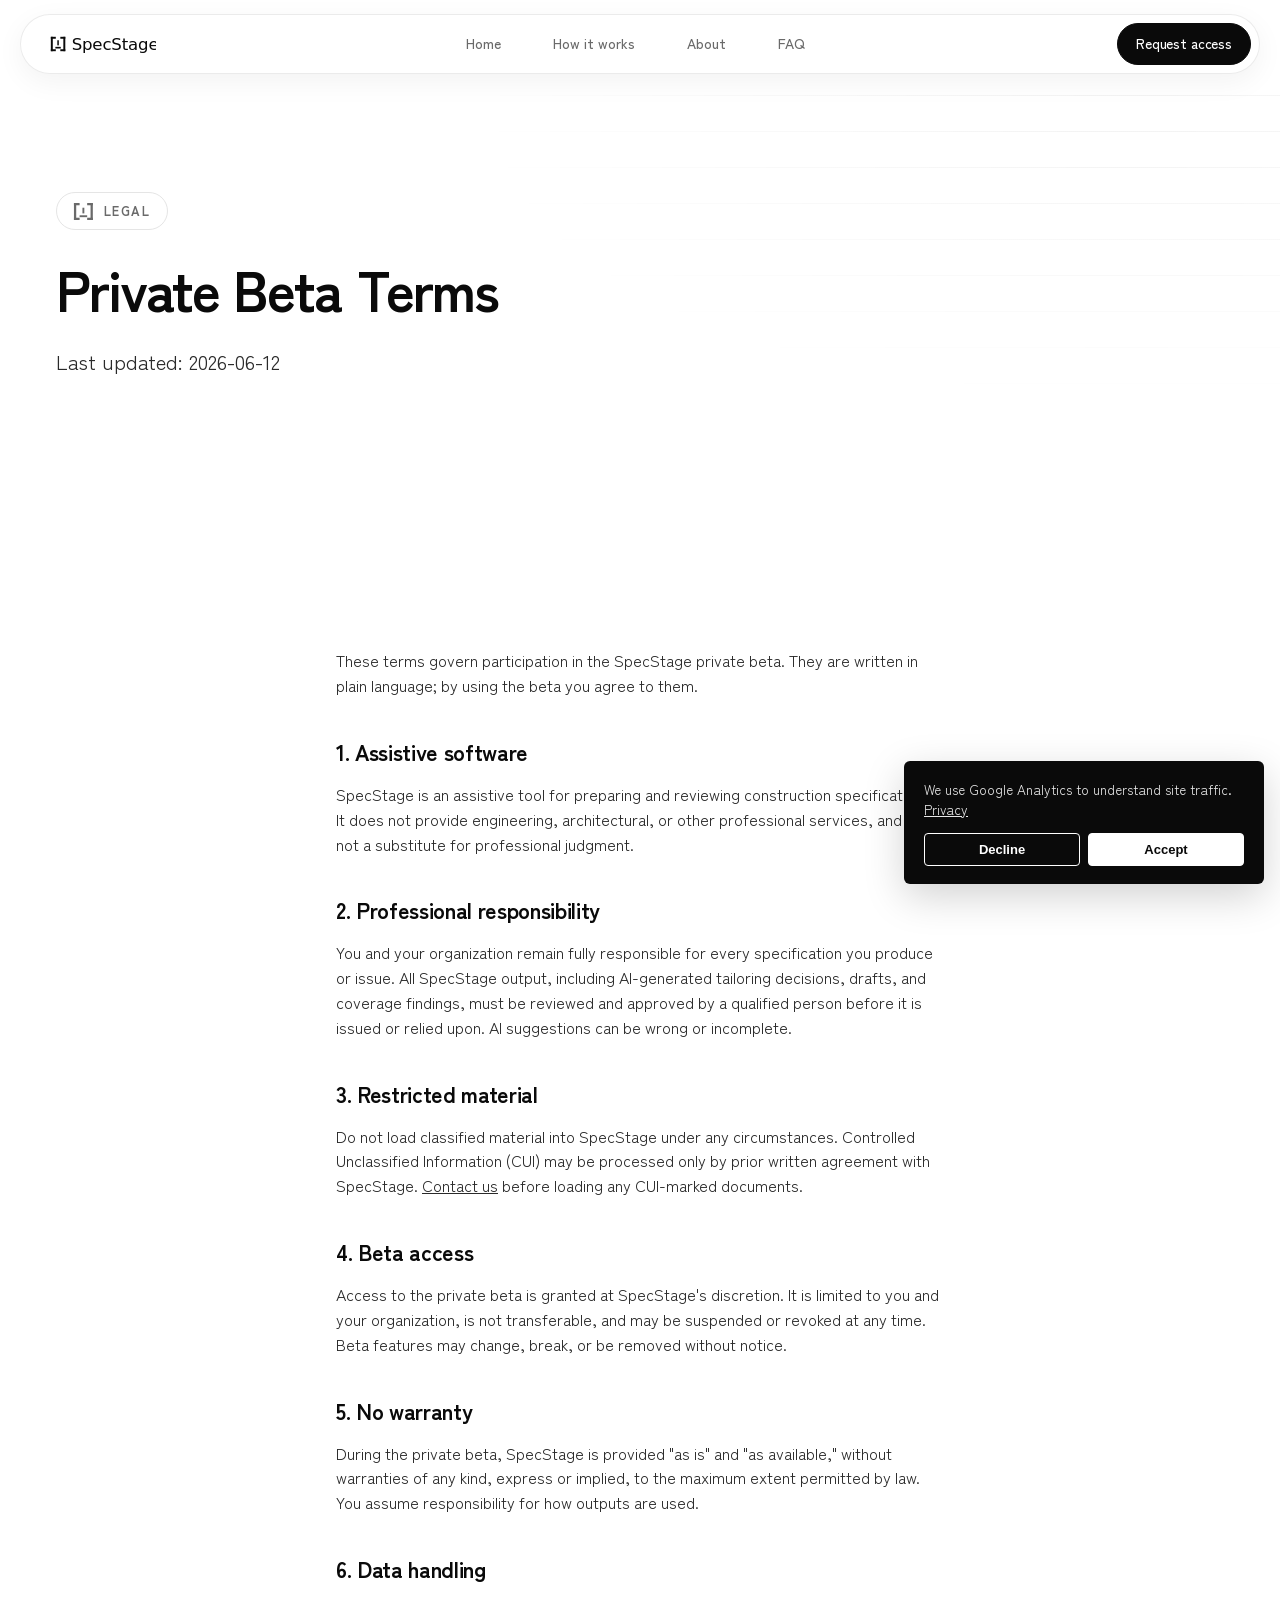
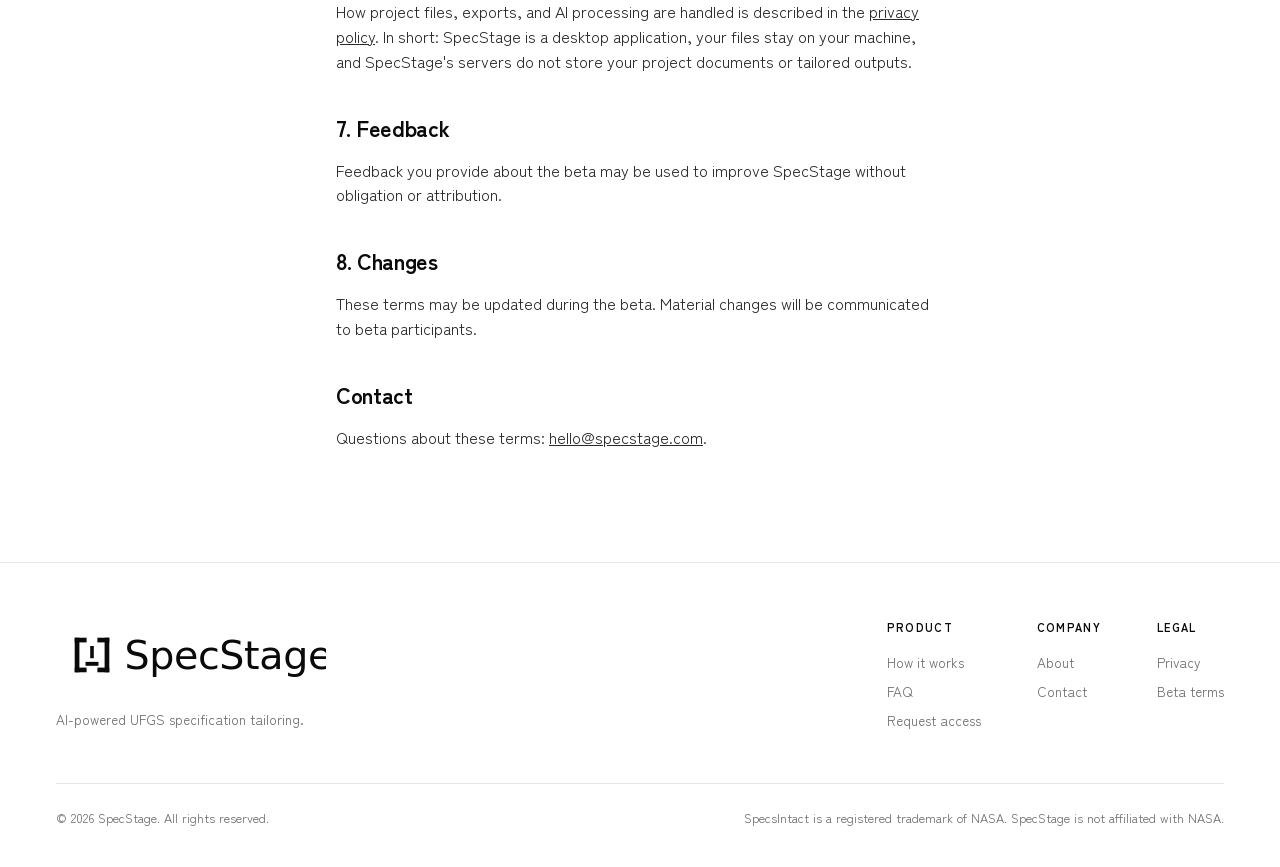
<file: beta-terms.html>
<!DOCTYPE html>
<html lang="en">
<head>
  <meta charset="UTF-8">
  <meta name="viewport" content="width=device-width, initial-scale=1, viewport-fit=cover">
  <meta name="theme-color" content="#0a0a0a">

  <title>Private Beta Terms | SpecStage</title>
  <meta name="description" content="Terms for the SpecStage private beta.">
  <link rel="canonical" href="https://www.specstage.com/beta-terms">
  <meta name="robots" content="noindex">

  <link rel="icon" type="image/x-icon" href="/favicon.ico">
  <link rel="icon" type="image/svg+xml" href="/favicon.svg?v=1">
  <link rel="apple-touch-icon" href="/favicon.svg?v=1">

  <link rel="preconnect" href="https://fonts.googleapis.com">
  <link rel="preconnect" href="https://fonts.gstatic.com" crossorigin>
  <link rel="stylesheet" href="https://fonts.googleapis.com/css2?family=Zen+Kaku+Gothic+New:wght@400;500;700&display=swap">

  <link rel="stylesheet" href="/styles.css?v=84">

  <script>window.GA_MEASUREMENT_ID = 'G-NXYJVHPJW2';</script>
</head>
<body>

  <header class="topbar" id="topbar">
    <div class="wrap topbar-inner">
      <a class="brand" href="/" aria-label="SpecStage home">
        <img class="brand-logo brand-logo-full" src="/logo.svg" alt="SpecStage">
        <svg class="brand-logo brand-logo-mark" viewBox="0 0 22 18" xmlns="http://www.w3.org/2000/svg" aria-hidden="true"><rect x="1" y="0" width="2.4" height="18"/><rect x="1" y="0" width="6" height="2.4"/><rect x="1" y="15.6" width="6" height="2.4"/><rect x="18.6" y="0" width="2.4" height="18"/><rect x="15" y="0" width="6" height="2.4"/><rect x="15" y="15.6" width="6" height="2.4"/><rect x="10" y="5" width="2" height="6"/><rect x="7" y="13" width="8" height="2"/></svg>
      </a>
      <nav class="nav" aria-label="Primary">
        <a href="/">Home</a>
        <a href="/how-it-works">How it works</a>
        <a href="/about">About</a>
        <a href="/faq">FAQ</a>
        <a class="btn btn-sm nav-link-extra" href="/request-access"><span class="lbl-full">Request access</span><span class="lbl-short">Apply</span></a>
      </nav>
    </div>
  </header>

  <main>
    <section class="hero">
      <div class="wrap hero-inner">
        <span class="hero-eyebrow"><svg class="eyebrow-mark" viewBox="0 0 22 18" xmlns="http://www.w3.org/2000/svg" aria-hidden="true"><rect x="1" y="0" width="2.4" height="18"/><rect x="1" y="0" width="6" height="2.4"/><rect x="1" y="15.6" width="6" height="2.4"/><rect x="18.6" y="0" width="2.4" height="18"/><rect x="15" y="0" width="6" height="2.4"/><rect x="15" y="15.6" width="6" height="2.4"/><rect x="10" y="5" width="2" height="6"/><rect x="7" y="13" width="8" height="2"/></svg> Legal</span>
        <h1 style="font-size:clamp(36px,5vw,56px)">Private Beta Terms</h1>
        <p>Last updated: 2026-06-12</p>
      </div>
    </section>

    <section class="section-sm">
      <div class="wrap prose">
        <p>These terms govern participation in the SpecStage private beta. They are written in plain language; by using the beta you agree to them.</p>

        <h2>1. Assistive software</h2>
        <p>SpecStage is an assistive tool for preparing and reviewing construction specifications. It does not provide engineering, architectural, or other professional services, and it is not a substitute for professional judgment.</p>

        <h2>2. Professional responsibility</h2>
        <p>You and your organization remain fully responsible for every specification you produce or issue. All SpecStage output, including AI-generated tailoring decisions, drafts, and coverage findings, must be reviewed and approved by a qualified person before it is issued or relied upon. AI suggestions can be wrong or incomplete.</p>

        <h2>3. Restricted material</h2>
        <p>Do not load classified material into SpecStage under any circumstances. Controlled Unclassified Information (CUI) may be processed only by prior written agreement with SpecStage. <a href="mailto:hello@specstage.com">Contact us</a> before loading any CUI-marked documents.</p>

        <h2>4. Beta access</h2>
        <p>Access to the private beta is granted at SpecStage's discretion. It is limited to you and your organization, is not transferable, and may be suspended or revoked at any time. Beta features may change, break, or be removed without notice.</p>

        <h2>5. No warranty</h2>
        <p>During the private beta, SpecStage is provided "as is" and "as available," without warranties of any kind, express or implied, to the maximum extent permitted by law. You assume responsibility for how outputs are used.</p>

        <h2>6. Data handling</h2>
        <p>How project files, exports, and AI processing are handled is described in the <a href="/privacy">privacy policy</a>. In short: SpecStage is a desktop application, your files stay on your machine, and SpecStage's servers do not store your project documents or tailored outputs.</p>

        <h2>7. Feedback</h2>
        <p>Feedback you provide about the beta may be used to improve SpecStage without obligation or attribution.</p>

        <h2>8. Changes</h2>
        <p>These terms may be updated during the beta. Material changes will be communicated to beta participants.</p>

        <h2>Contact</h2>
        <p>Questions about these terms: <a href="mailto:hello@specstage.com">hello@specstage.com</a>.</p>
      </div>
    </section>
  </main>

  <footer class="footer">
    <div class="wrap">
      <div class="footer-inner">
        <div class="footer-brand">
          <img src="/logo.svg" alt="SpecStage">
          <span>AI-powered UFGS specification tailoring.</span>
        </div>
        <div class="footer-cols">
          <div class="footer-col">
            <h4>Product</h4>
            <a href="/how-it-works">How it works</a>
            <a href="/faq">FAQ</a>
            <a href="/request-access">Request access</a>
          </div>
          <div class="footer-col">
            <h4>Company</h4>
            <a href="/about">About</a>
            <a href="mailto:hello@specstage.com">Contact</a>
          </div>
          <div class="footer-col">
            <h4>Legal</h4>
            <a href="/privacy">Privacy</a>
            <a href="/beta-terms">Beta terms</a>
          </div>
        </div>
      </div>
      <div class="footer-bottom">
        <span>© <span id="year"></span> SpecStage. All rights reserved.</span>
        <span>SpecsIntact is a registered trademark of NASA. SpecStage is not affiliated with NASA.</span>
      </div>
    </div>
  </footer>

  <div id="cookie-banner" role="dialog" aria-live="polite" aria-label="Cookie consent">
    <p>We use Google Analytics to understand site traffic. <a href="/privacy">Privacy</a></p>
    <div class="cookie-actions">
      <button id="cookie-decline">Decline</button>
      <button id="cookie-accept" class="primary">Accept</button>
    </div>
  </div>

  <script src="/site.js?v=84" defer></script>
</body>
</html>
</file>
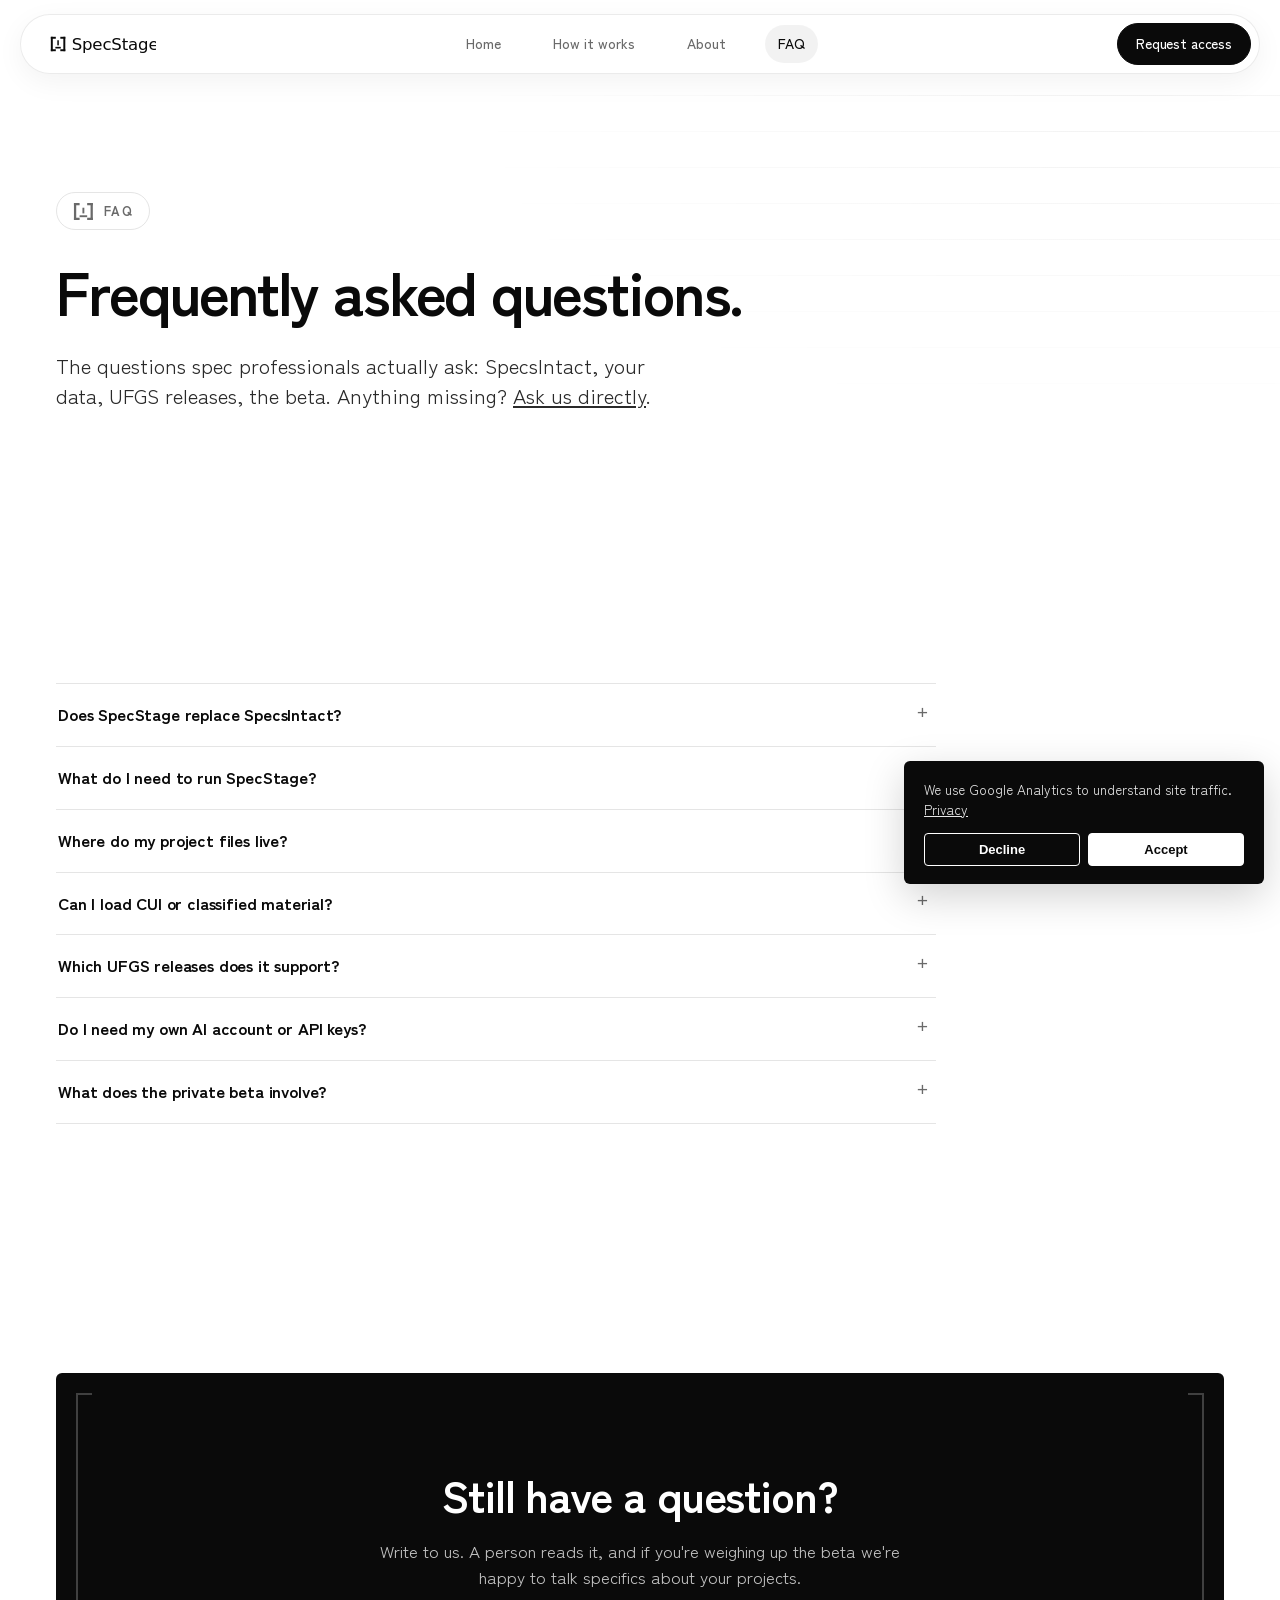
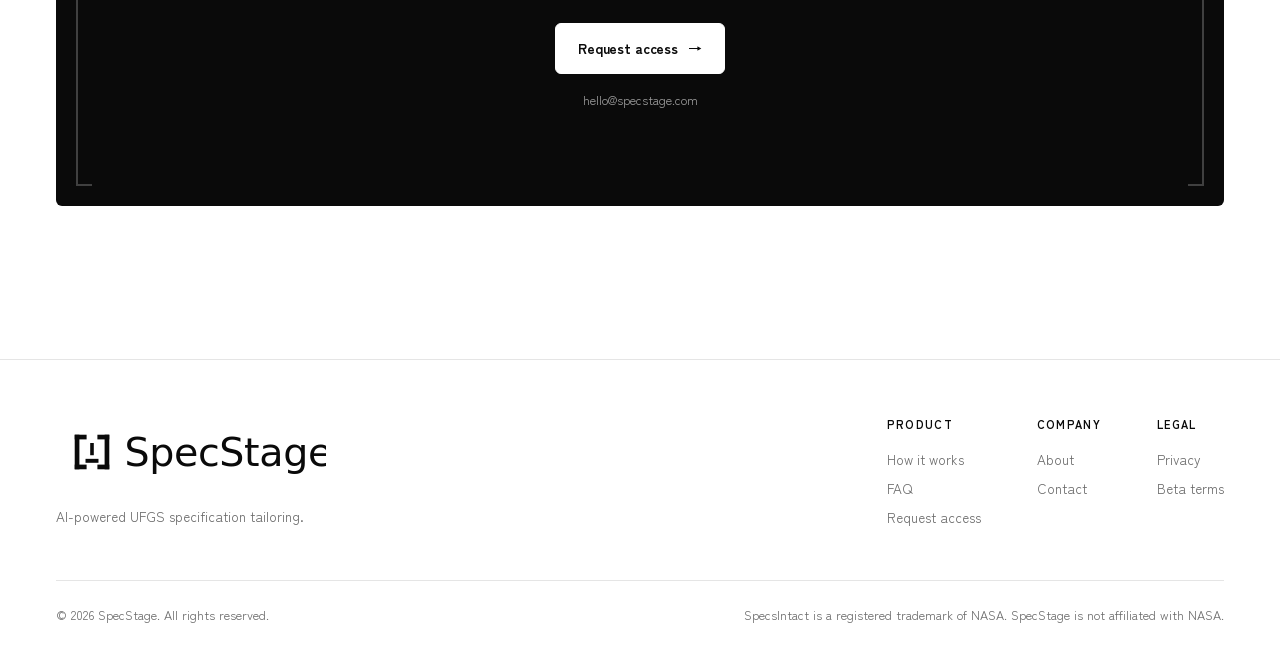
<file: faq.html>
<!DOCTYPE html>
<html lang="en">
<head>
  <meta charset="UTF-8">
  <meta name="viewport" content="width=device-width, initial-scale=1, viewport-fit=cover">
  <meta name="theme-color" content="#0a0a0a">

  <title>FAQ | SpecStage</title>
  <meta name="description" content="Frequently asked questions about SpecStage: SpecsIntact compatibility, where your project files live, CUI guidance, supported UFGS releases, AI accounts, and the private beta.">
  <link rel="canonical" href="https://www.specstage.com/faq">

  <meta property="og:type" content="article">
  <meta property="og:site_name" content="SpecStage">
  <meta property="og:title" content="FAQ | SpecStage">
  <meta property="og:description" content="SpecsIntact compatibility, data handling, CUI guidance, UFGS releases, and the private beta. Answered.">
  <meta property="og:url" content="https://www.specstage.com/faq">
  <meta property="og:image" content="https://www.specstage.com/og-image.png">

  <meta name="twitter:card" content="summary_large_image">
  <meta name="twitter:title" content="FAQ | SpecStage">
  <meta name="twitter:description" content="Frequently asked questions about SpecStage.">
  <meta name="twitter:image" content="https://www.specstage.com/og-image.png">

  <link rel="icon" type="image/x-icon" href="/favicon.ico">
  <link rel="icon" type="image/svg+xml" href="/favicon.svg?v=1">
  <link rel="apple-touch-icon" href="/favicon.svg?v=1">

  <link rel="preconnect" href="https://fonts.googleapis.com">
  <link rel="preconnect" href="https://fonts.gstatic.com" crossorigin>
  <link rel="stylesheet" href="https://fonts.googleapis.com/css2?family=Zen+Kaku+Gothic+New:wght@400;500;700&display=swap">

  <link rel="stylesheet" href="/styles.css?v=84">

  <!-- Structured data: Organization (shared across all pages via @id) -->
  <script type="application/ld+json">
  {
    "@context": "https://schema.org",
    "@type": "Organization",
    "@id": "https://www.specstage.com/#organization",
    "name": "SpecStage",
    "url": "https://www.specstage.com/",
    "logo": "https://www.specstage.com/logo.svg",
    "email": "hello@specstage.com",
    "description": "AI-assisted, engineer-controlled tailoring of UFGS master specifications for federal construction projects."
  }
  </script>

  <!-- Structured data: BreadcrumbList -->
  <script type="application/ld+json">
  {
    "@context": "https://schema.org",
    "@type": "BreadcrumbList",
    "itemListElement": [
      { "@type": "ListItem", "position": 1, "name": "Home", "item": "https://www.specstage.com/" },
      { "@type": "ListItem", "position": 2, "name": "FAQ",  "item": "https://www.specstage.com/faq" }
    ]
  }
  </script>

  <!-- Structured data: FAQPage (mirrors the visible #faq section) -->
  <script type="application/ld+json">
  {
    "@context": "https://schema.org",
    "@type": "FAQPage",
    "mainEntity": [
      { "@type": "Question", "name": "Does SpecStage replace SpecsIntact?",
        "acceptedAnswer": { "@type": "Answer", "text": "No. SpecStage produces SpecsIntact-compatible .SEC files that drop into your existing job folder, QA process, and delivery format. Keep SpecsIntact for final assembly if you want; SpecStage takes the tailoring and review work off your plate before that." } },
      { "@type": "Question", "name": "What do I need to run SpecStage?",
        "acceptedAnswer": { "@type": "Answer", "text": "A Windows 10 or 11 desktop. There is no Mac or browser version during the private beta." } },
      { "@type": "Question", "name": "Where do my project files live?",
        "acceptedAnswer": { "@type": "Answer", "text": "On your machine. SpecStage is a desktop application; project files, UFGS masters, exports, and decision logs stay local. For AI-assisted analysis, only the minimum required excerpts and project context are sent through a secured inference service to the AI model provider; SpecStage does not store project documents or tailored outputs on its servers." } },
      { "@type": "Question", "name": "Can I load CUI or classified material?",
        "acceptedAnswer": { "@type": "Answer", "text": "Never load classified material. For CUI: although project files stay on your machine, AI analysis transmits text excerpts to the model provider. During the private beta, hold back CUI-marked documents and talk to us about your handling requirements first." } },
      { "@type": "Question", "name": "Which UFGS releases does it support?",
        "acceptedAnswer": { "@type": "Answer", "text": "Any official release, installed from a folder or zip. Releases install side by side, and every project stays pinned to the one it was created against." } },
      { "@type": "Question", "name": "Do I need my own AI account or API keys?",
        "acceptedAnswer": { "@type": "Answer", "text": "No. Your beta account handles AI processing: install, sign in, and work." } },
      { "@type": "Question", "name": "What does the private beta involve?",
        "acceptedAnswer": { "@type": "Answer", "text": "A short application, then a download link and an onboarding walkthrough if we're a good fit. You get a direct line to the team; we ask for honest feedback from real projects in return. Access is granted under the beta terms at specstage.com/beta-terms." } }
    ]
  }
  </script>

  <script>window.GA_MEASUREMENT_ID = 'G-NXYJVHPJW2';</script>
</head>
<body>

  <header class="topbar" id="topbar">
    <div class="wrap topbar-inner">
      <a class="brand" href="/" aria-label="SpecStage home">
        <img class="brand-logo brand-logo-full" src="/logo.svg" alt="SpecStage">
        <svg class="brand-logo brand-logo-mark" viewBox="0 0 22 18" xmlns="http://www.w3.org/2000/svg" aria-hidden="true"><rect x="1" y="0" width="2.4" height="18"/><rect x="1" y="0" width="6" height="2.4"/><rect x="1" y="15.6" width="6" height="2.4"/><rect x="18.6" y="0" width="2.4" height="18"/><rect x="15" y="0" width="6" height="2.4"/><rect x="15" y="15.6" width="6" height="2.4"/><rect x="10" y="5" width="2" height="6"/><rect x="7" y="13" width="8" height="2"/></svg>
      </a>
      <nav class="nav" aria-label="Primary">
        <a href="/">Home</a>
        <a href="/how-it-works">How it works</a>
        <a href="/about">About</a>
        <a href="/faq" aria-current="page">FAQ</a>
        <a class="btn btn-sm nav-link-extra" href="/request-access"><span class="lbl-full">Request access</span><span class="lbl-short">Apply</span></a>
      </nav>
    </div>
  </header>

  <main>

    <section class="hero">
      <div class="wrap hero-inner">
        <span class="hero-eyebrow"><svg class="eyebrow-mark" viewBox="0 0 22 18" xmlns="http://www.w3.org/2000/svg" aria-hidden="true"><rect x="1" y="0" width="2.4" height="18"/><rect x="1" y="0" width="6" height="2.4"/><rect x="1" y="15.6" width="6" height="2.4"/><rect x="18.6" y="0" width="2.4" height="18"/><rect x="15" y="0" width="6" height="2.4"/><rect x="15" y="15.6" width="6" height="2.4"/><rect x="10" y="5" width="2" height="6"/><rect x="7" y="13" width="8" height="2"/></svg> FAQ</span>
        <h1 style="font-size:clamp(36px,5vw,60px)">Frequently asked questions.</h1>
        <p>The questions spec professionals actually ask: SpecsIntact, your data, UFGS releases, the beta. Anything missing? <a href="mailto:hello@specstage.com" style="text-decoration:underline">Ask us directly</a>.</p>
      </div>
    </section>

    <section class="section-sm" id="faq">
      <div class="wrap">
        <div class="faq reveal">
          <details class="faq-item">
            <summary>Does SpecStage replace SpecsIntact?</summary>
            <p>No. SpecStage produces SpecsIntact-compatible .SEC files that drop into your existing job folder, QA process, and delivery format. Keep SpecsIntact for final assembly if you want; SpecStage takes the tailoring and review work off your plate before that.</p>
          </details>
          <details class="faq-item">
            <summary>What do I need to run SpecStage?</summary>
            <p>A Windows 10 or 11 desktop. There is no Mac or browser version during the private beta.</p>
          </details>
          <details class="faq-item">
            <summary>Where do my project files live?</summary>
            <p>On your machine. SpecStage is a desktop application; project files, UFGS masters, exports, and decision logs stay local. For AI-assisted analysis, only the minimum required excerpts and project context are sent through a secured inference service to the AI model provider; SpecStage does not store project documents or tailored outputs on its servers. <a href="/privacy">Full details</a>.</p>
          </details>
          <details class="faq-item">
            <summary>Can I load CUI or classified material?</summary>
            <p>Never load classified material. For CUI: although project files stay on your machine, AI analysis transmits text excerpts to the model provider. During the private beta, hold back CUI-marked documents and talk to us about your handling requirements first.</p>
          </details>
          <details class="faq-item">
            <summary>Which UFGS releases does it support?</summary>
            <p>Any official release, installed from a folder or zip. Releases install side by side, and every project stays pinned to the one it was created against.</p>
          </details>
          <details class="faq-item">
            <summary>Do I need my own AI account or API keys?</summary>
            <p>No. Your beta account handles AI processing: install, sign in, and work.</p>
          </details>
          <details class="faq-item">
            <summary>What does the private beta involve?</summary>
            <p>A short application, then a download link and an onboarding walkthrough if we're a good fit. You get a direct line to the team; we ask for honest feedback from real projects in return. Access is granted under the <a href="/beta-terms">beta terms</a>.</p>
          </details>
        </div>
      </div>
    </section>

    <section class="section">
      <div class="cta-band">
        <div class="cta-band-inner">
          <h2>Still have a question?</h2>
          <p>Write to us. A person reads it, and if you're weighing up the beta we're happy to talk specifics about your projects.</p>
          <a class="btn" href="/request-access">
            Request access <span class="arrow" aria-hidden="true">→</span>
          </a>
          <span class="micro">hello@specstage.com</span>
        </div>
      </div>
    </section>

  </main>

  <footer class="footer">
    <div class="wrap">
      <div class="footer-inner">
        <div class="footer-brand">
          <img src="/logo.svg" alt="SpecStage">
          <span>AI-powered UFGS specification tailoring.</span>
        </div>
        <div class="footer-cols">
          <div class="footer-col">
            <h4>Product</h4>
            <a href="/how-it-works">How it works</a>
            <a href="/faq">FAQ</a>
            <a href="/request-access">Request access</a>
          </div>
          <div class="footer-col">
            <h4>Company</h4>
            <a href="/about">About</a>
            <a href="mailto:hello@specstage.com">Contact</a>
          </div>
          <div class="footer-col">
            <h4>Legal</h4>
            <a href="/privacy">Privacy</a>
            <a href="/beta-terms">Beta terms</a>
          </div>
        </div>
      </div>
      <div class="footer-bottom">
        <span>© <span id="year"></span> SpecStage. All rights reserved.</span>
        <span>SpecsIntact is a registered trademark of NASA. SpecStage is not affiliated with NASA.</span>
      </div>
    </div>
  </footer>

  <div id="cookie-banner" role="dialog" aria-live="polite" aria-label="Cookie consent">
    <p>We use Google Analytics to understand site traffic. <a href="/privacy">Privacy</a></p>
    <div class="cookie-actions">
      <button id="cookie-decline">Decline</button>
      <button id="cookie-accept" class="primary">Accept</button>
    </div>
  </div>

  <script src="/site.js?v=84" defer></script>
</body>
</html>
</file>
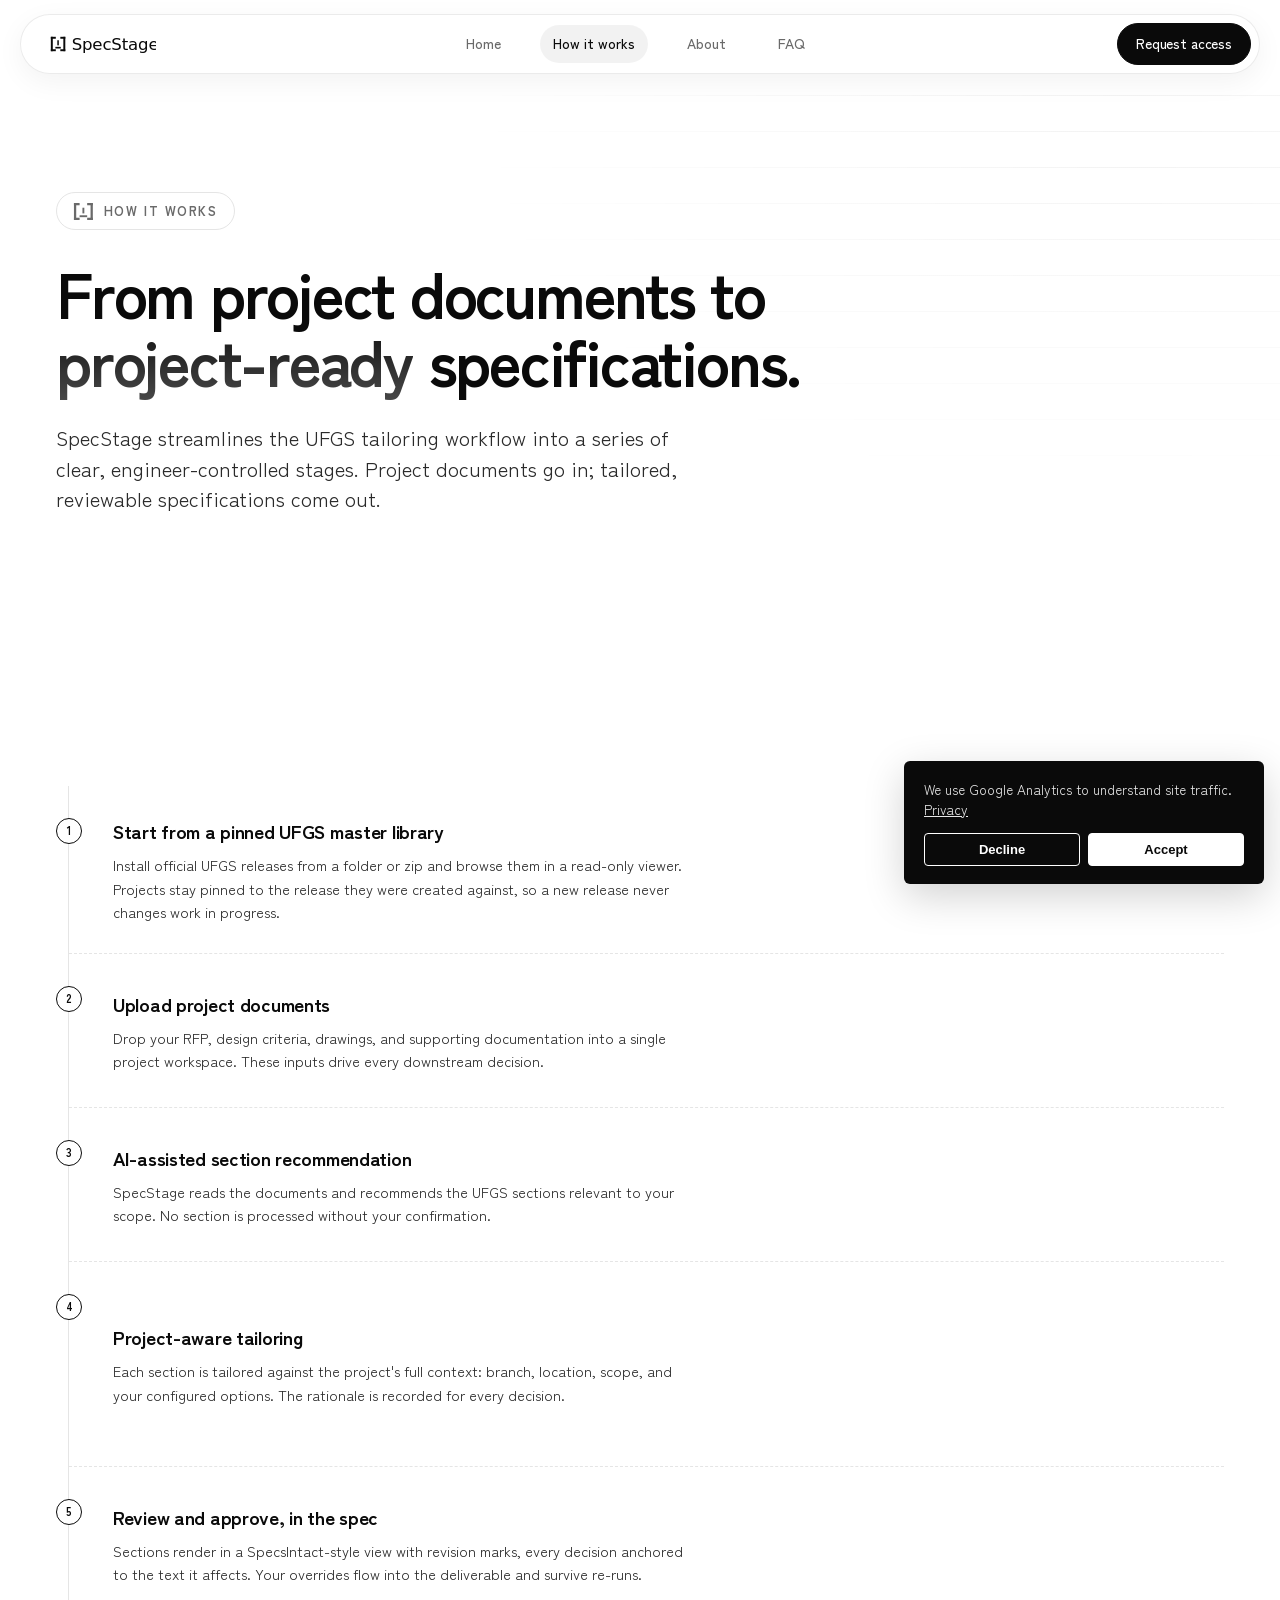
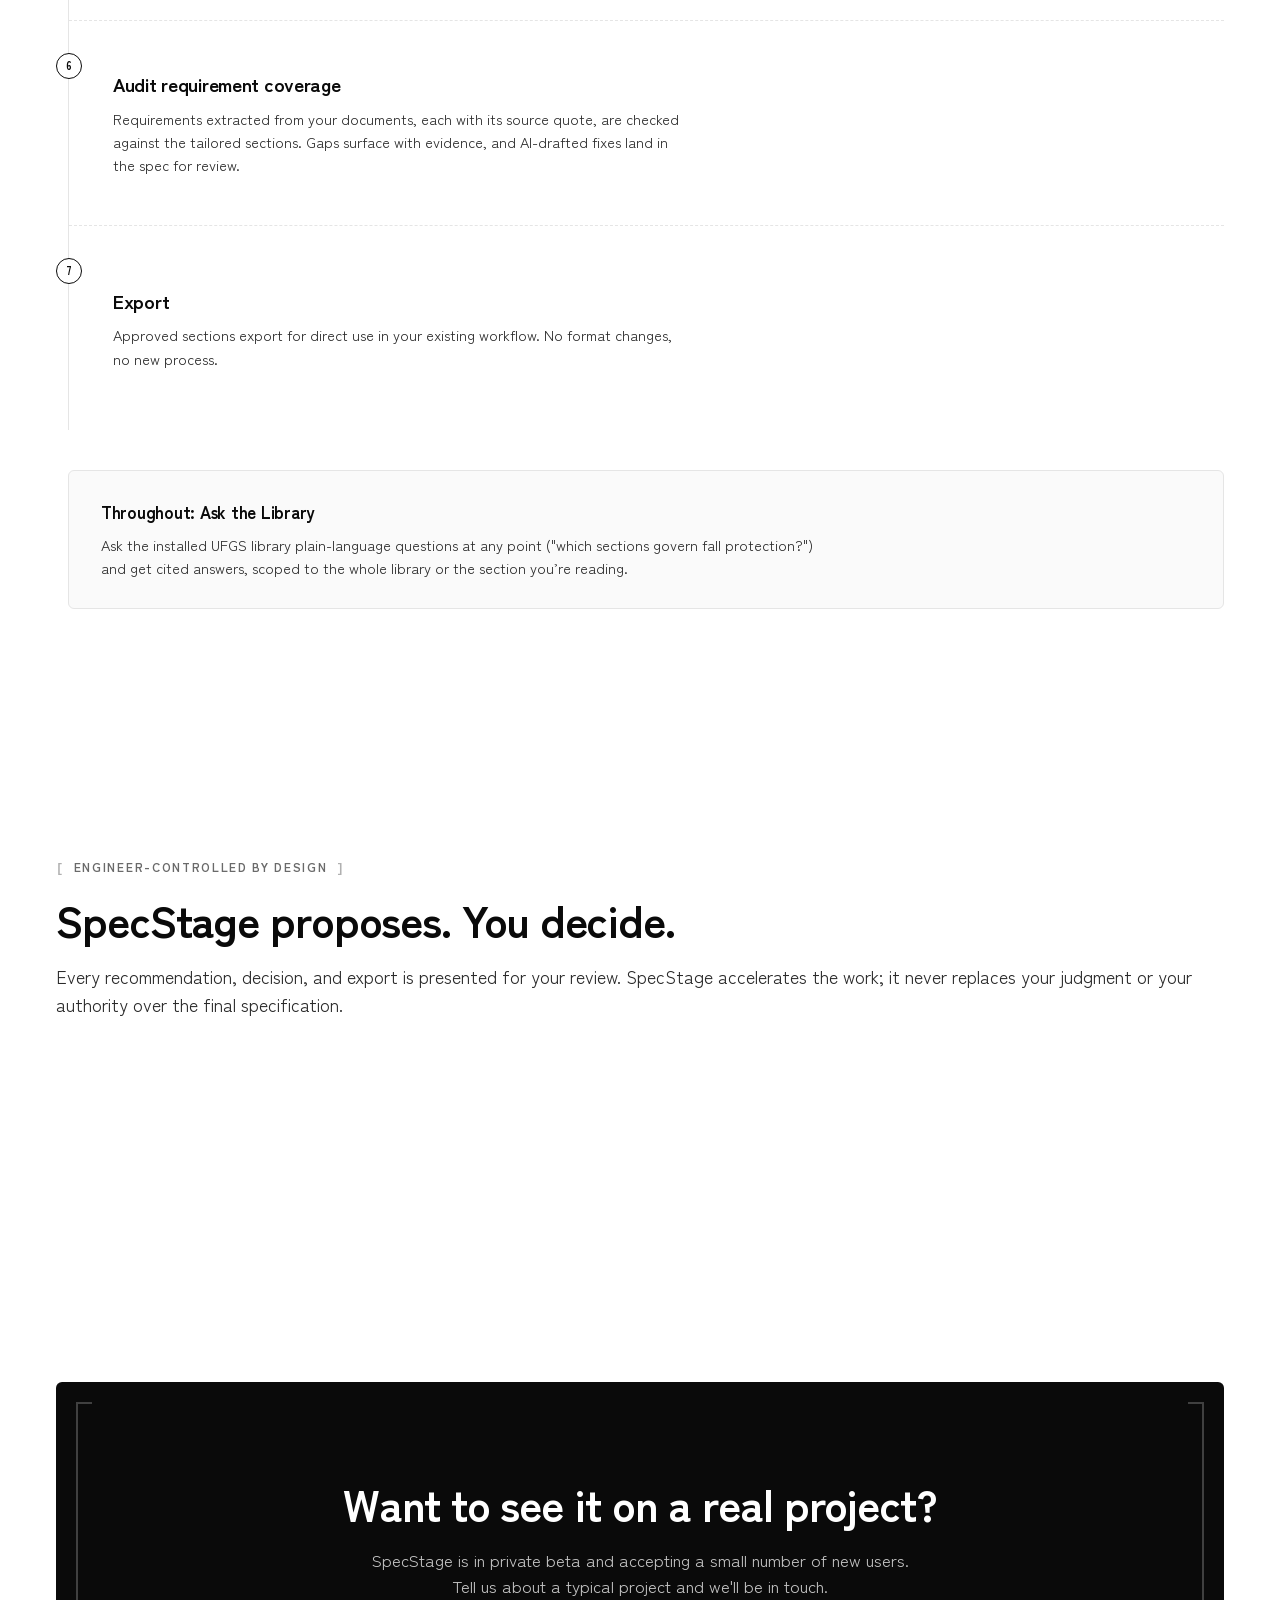
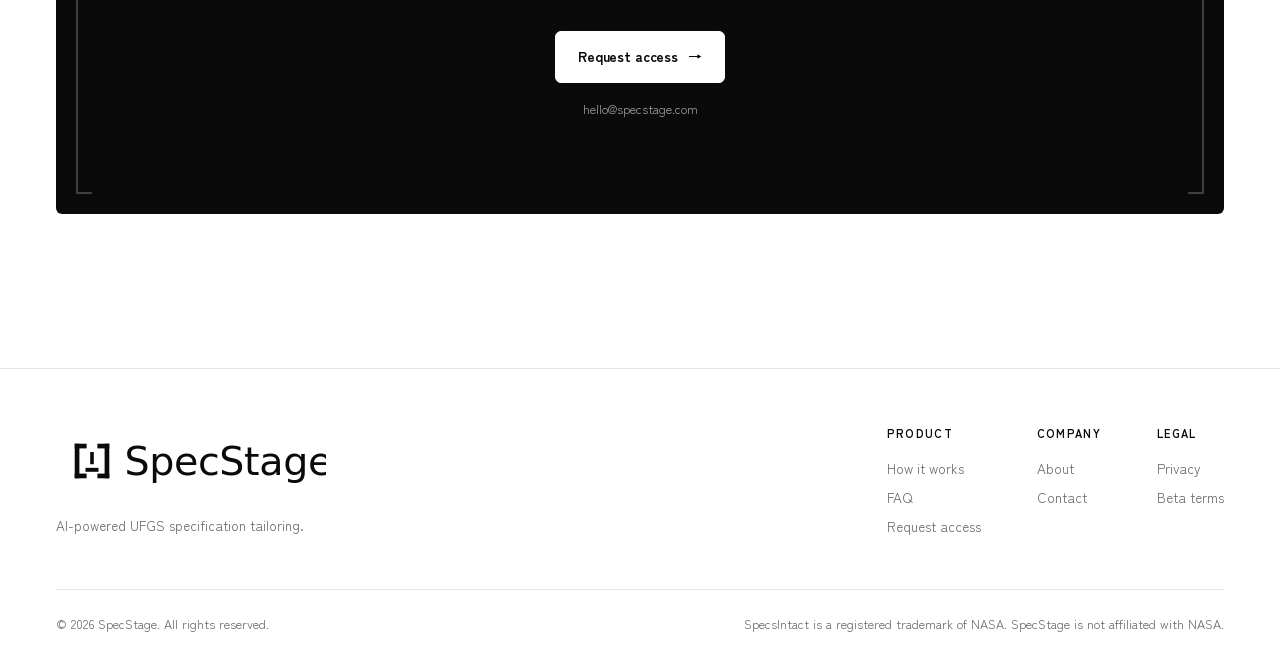
<file: how-it-works.html>
<!DOCTYPE html>
<html lang="en">
<head>
  <meta charset="UTF-8">
  <meta name="viewport" content="width=device-width, initial-scale=1, viewport-fit=cover">
  <meta name="theme-color" content="#0a0a0a">

  <title>How SpecStage works | UFGS tailoring workflow</title>
  <meta name="description" content="From project documents to project-ready specifications. SpecStage recommends UFGS sections, tailors them to your project context, presents every decision for in-spec engineer review, audits requirement coverage, and exports SpecsIntact-compatible files, PDF, and a Submittal Register.">
  <link rel="canonical" href="https://www.specstage.com/how-it-works">

  <meta property="og:type" content="article">
  <meta property="og:site_name" content="SpecStage">
  <meta property="og:title" content="How SpecStage works | UFGS tailoring workflow">
  <meta property="og:description" content="From project documents to project-ready UFGS specifications. AI-assisted, engineer-controlled, with SpecsIntact and PDF export.">
  <meta property="og:url" content="https://www.specstage.com/how-it-works">
  <meta property="og:image" content="https://www.specstage.com/og-image.png">

  <meta name="twitter:card" content="summary_large_image">
  <meta name="twitter:title" content="How SpecStage works | UFGS tailoring workflow">
  <meta name="twitter:description" content="From project documents to project-ready UFGS specifications.">
  <meta name="twitter:image" content="https://www.specstage.com/og-image.png">

  <link rel="icon" type="image/x-icon" href="/favicon.ico">
  <link rel="icon" type="image/svg+xml" href="/favicon.svg?v=1">
  <link rel="apple-touch-icon" href="/favicon.svg?v=1">

  <link rel="preconnect" href="https://fonts.googleapis.com">
  <link rel="preconnect" href="https://fonts.gstatic.com" crossorigin>
  <link rel="stylesheet" href="https://fonts.googleapis.com/css2?family=Zen+Kaku+Gothic+New:wght@400;500;700&display=swap">

  <link rel="stylesheet" href="/styles.css?v=84">

  <!-- Structured data: Organization (shared across all pages via @id) -->
  <script type="application/ld+json">
  {
    "@context": "https://schema.org",
    "@type": "Organization",
    "@id": "https://www.specstage.com/#organization",
    "name": "SpecStage",
    "url": "https://www.specstage.com/",
    "logo": "https://www.specstage.com/logo.svg",
    "email": "hello@specstage.com",
    "description": "AI-assisted, engineer-controlled tailoring of UFGS master specifications for federal construction projects."
  }
  </script>

  <!-- Structured data: BreadcrumbList -->
  <script type="application/ld+json">
  {
    "@context": "https://schema.org",
    "@type": "BreadcrumbList",
    "itemListElement": [
      { "@type": "ListItem", "position": 1, "name": "Home",         "item": "https://www.specstage.com/" },
      { "@type": "ListItem", "position": 2, "name": "How it works", "item": "https://www.specstage.com/how-it-works" }
    ]
  }
  </script>

  <script>window.GA_MEASUREMENT_ID = 'G-NXYJVHPJW2';</script>
</head>
<body>

  <header class="topbar" id="topbar">
    <div class="wrap topbar-inner">
      <a class="brand" href="/" aria-label="SpecStage home">
        <img class="brand-logo brand-logo-full" src="/logo.svg" alt="SpecStage">
        <svg class="brand-logo brand-logo-mark" viewBox="0 0 22 18" xmlns="http://www.w3.org/2000/svg" aria-hidden="true"><rect x="1" y="0" width="2.4" height="18"/><rect x="1" y="0" width="6" height="2.4"/><rect x="1" y="15.6" width="6" height="2.4"/><rect x="18.6" y="0" width="2.4" height="18"/><rect x="15" y="0" width="6" height="2.4"/><rect x="15" y="15.6" width="6" height="2.4"/><rect x="10" y="5" width="2" height="6"/><rect x="7" y="13" width="8" height="2"/></svg>
      </a>
      <nav class="nav" aria-label="Primary">
        <a href="/">Home</a>
        <a href="/how-it-works" aria-current="page">How it works</a>
        <a href="/about">About</a>
        <a href="/faq">FAQ</a>
        <a class="btn btn-sm nav-link-extra" href="/request-access"><span class="lbl-full">Request access</span><span class="lbl-short">Apply</span></a>
      </nav>
    </div>
  </header>

  <main>

    <section class="hero">
      <div class="wrap hero-inner">
        <span class="hero-eyebrow"><svg class="eyebrow-mark" viewBox="0 0 22 18" xmlns="http://www.w3.org/2000/svg" aria-hidden="true"><rect x="1" y="0" width="2.4" height="18"/><rect x="1" y="0" width="6" height="2.4"/><rect x="1" y="15.6" width="6" height="2.4"/><rect x="18.6" y="0" width="2.4" height="18"/><rect x="15" y="0" width="6" height="2.4"/><rect x="15" y="15.6" width="6" height="2.4"/><rect x="10" y="5" width="2" height="6"/><rect x="7" y="13" width="8" height="2"/></svg> How it works</span>
        <h1 style="font-size:clamp(36px,5.5vw,64px)">From project documents to<br><span class="br">project-ready</span> specifications.</h1>
        <p>SpecStage streamlines the UFGS tailoring workflow into a series of clear, engineer-controlled stages. Project documents go in; tailored, reviewable specifications come out.</p>
      </div>
    </section>

    <section class="section-sm">
      <div class="wrap">
        <div class="stages reveal">

          <div class="stage">
            <span class="stage-num">1</span>
            <div class="stage-main">
              <h3>Start from a pinned UFGS master library</h3>
              <p>Install official UFGS releases from a folder or zip and browse them in a read-only viewer. Projects stay pinned to the release they were created against, so a new release never changes work in progress.</p>
            </div>
            <ul class="stage-chips">
              <li><svg viewBox="0 0 24 24" aria-hidden="true"><path d="M3 7a2 2 0 0 1 2-2h4l2 2h8a2 2 0 0 1 2 2v8a2 2 0 0 1-2 2H5a2 2 0 0 1-2-2Z"/></svg>Folder or zip install</li>
              <li><svg viewBox="0 0 24 24" aria-hidden="true"><path d="M2 12s3.5-6 10-6 10 6 10 6-3.5 6-10 6-10-6-10-6Z"/><circle cx="12" cy="12" r="2.5"/></svg>Read-only master viewer</li>
              <li><svg viewBox="0 0 24 24" aria-hidden="true"><rect x="5" y="11" width="14" height="9" rx="1.5"/><path d="M8 11V8a4 4 0 0 1 8 0v3"/></svg>Version-locked projects</li>
            </ul>
          </div>

          <div class="stage">
            <span class="stage-num">2</span>
            <div class="stage-main">
              <h3>Upload project documents</h3>
              <p>Drop your RFP, design criteria, drawings, and supporting documentation into a single project workspace. These inputs drive every downstream decision.</p>
            </div>
            <ul class="stage-chips">
              <li><svg viewBox="0 0 24 24" aria-hidden="true"><path d="M6 3h8l4 4v14H6Z"/><path d="M14 3v4h4"/></svg>PDF</li>
              <li><svg viewBox="0 0 24 24" aria-hidden="true"><path d="M6 3h8l4 4v14H6Z"/><path d="M14 3v4h4M9 13h6M9 16h6"/></svg>Word</li>
              <li><svg viewBox="0 0 24 24" aria-hidden="true"><rect x="4" y="5" width="16" height="14" rx="1.5"/><path d="M4 10h16M10 5v14"/></svg>Excel</li>
              <li><svg viewBox="0 0 24 24" aria-hidden="true"><rect x="4" y="5" width="16" height="14" rx="1.5"/><circle cx="9" cy="10" r="1.6"/><path d="M4 17l5-4 4 3 3-2 4 3"/></svg>Images</li>
              <li><svg viewBox="0 0 24 24" aria-hidden="true"><path d="M5 6h14M5 11h14M5 16h9"/></svg>Text</li>
            </ul>
          </div>

          <div class="stage">
            <span class="stage-num">3</span>
            <div class="stage-main">
              <h3>AI-assisted section recommendation</h3>
              <p>SpecStage reads the documents and recommends the UFGS sections relevant to your scope. No section is processed without your confirmation.</p>
            </div>
            <ul class="stage-chips">
              <li><svg viewBox="0 0 24 24" aria-hidden="true"><path d="M9 6h11M9 12h11M9 18h11"/><circle cx="4.5" cy="6" r="1"/><circle cx="4.5" cy="12" r="1"/><circle cx="4.5" cy="18" r="1"/></svg>Scope-based shortlist</li>
              <li><svg viewBox="0 0 24 24" aria-hidden="true"><path d="M12 4v7M8.5 7.5h7M8.5 17h7"/></svg>Add or remove sections</li>
              <li><svg viewBox="0 0 24 24" aria-hidden="true"><path d="M4 13l5 5L20 7"/></svg>Explicit approval</li>
            </ul>
          </div>

          <div class="stage">
            <span class="stage-num">4</span>
            <div class="stage-main">
              <h3>Project-aware tailoring</h3>
              <p>Each section is tailored against the project's full context: branch, location, scope, and your configured options. The rationale is recorded for every decision.</p>
            </div>
            <ul class="stage-chips">
              <li><svg viewBox="0 0 24 24" aria-hidden="true"><path d="M9 4H5v16h4M15 4h4v16h-4"/></svg>Brackets</li>
              <li><svg viewBox="0 0 24 24" aria-hidden="true"><path d="M16.5 4.5l3 3L8 19l-4 1 1-4L16.5 4.5Z"/></svg>Fill-ins</li>
              <li><svg viewBox="0 0 24 24" aria-hidden="true"><path d="M14 4v16M18 4v16M18 4h-7a4 4 0 0 0 0 8h3"/></svg>Paragraph applicability</li>
              <li><svg viewBox="0 0 24 24" aria-hidden="true"><rect x="4" y="5" width="16" height="14" rx="1.5"/><path d="M4 10h16M4 14.5h16"/></svg>Table rows</li>
              <li><svg viewBox="0 0 24 24" aria-hidden="true"><path d="M9.5 14.5l5-5M7 17l-1.5 1.5a3.5 3.5 0 0 1-5-5L7 12M17 7l1.5-1.5a3.5 3.5 0 0 1 5 5L17 12"/></svg>References &amp; submittals</li>
              <li><svg viewBox="0 0 24 24" aria-hidden="true"><circle cx="12" cy="12" r="9"/><path d="M3 12h18M12 3a14 14 0 0 1 0 18M12 3a14 14 0 0 0 0 18"/></svg>Host-nation (OCONUS)</li>
            </ul>
          </div>

          <div class="stage">
            <span class="stage-num">5</span>
            <div class="stage-main">
              <h3>Review and approve, in the spec</h3>
              <p>Sections render in a SpecsIntact-style view with revision marks, every decision anchored to the text it affects. Your overrides flow into the deliverable and survive re-runs.</p>
            </div>
            <ul class="stage-chips">
              <li><svg viewBox="0 0 24 24" aria-hidden="true"><circle cx="12" cy="12" r="9"/><path d="M8 12.5l2.5 2.5L16 9.5"/></svg>Accept / override / defer</li>
              <li><svg viewBox="0 0 24 24" aria-hidden="true"><circle cx="12" cy="12" r="9"/><path d="M12 8h.01M12 11.5V16"/></svg>Rationale &amp; confidence</li>
              <li><svg viewBox="0 0 24 24" aria-hidden="true"><path d="M16.5 4.5l3 3L9 18H6v-3L16.5 4.5ZM4 21h16"/></svg>Revision marks</li>
              <li><svg viewBox="0 0 24 24" aria-hidden="true"><circle cx="12" cy="12" r="9"/><path d="M12 7v5l3.5 2"/></svg>Freshness-gated approval</li>
            </ul>
          </div>

          <div class="stage">
            <span class="stage-num">6</span>
            <div class="stage-main">
              <h3>Audit requirement coverage</h3>
              <p>Requirements extracted from your documents, each with its source quote, are checked against the tailored sections. Gaps surface with evidence, and AI-drafted fixes land in the spec for review.</p>
            </div>
            <ul class="stage-chips">
              <li><svg viewBox="0 0 24 24" aria-hidden="true"><rect x="5" y="5" width="14" height="16" rx="1.5"/><path d="M9 3h6v4H9zM9 12h6M9 16h4"/></svg>Coverage Register</li>
              <li><svg viewBox="0 0 24 24" aria-hidden="true"><circle cx="10.5" cy="10.5" r="6.5"/><path d="M15.5 15.5L21 21"/></svg>Evidence-backed verdicts</li>
              <li><svg viewBox="0 0 24 24" aria-hidden="true"><circle cx="12" cy="8" r="4"/><path d="M5 20a7 7 0 0 1 14 0"/></svg>Reviewer dispositions</li>
              <li><svg viewBox="0 0 24 24" aria-hidden="true"><path d="M12 3l1.8 5.2L19 10l-5.2 1.8L12 17l-1.8-5.2L5 10l5.2-1.8L12 3ZM19 16l.9 2.6 2.6.9-2.6.9L19 23l-.9-2.6-2.6-.9 2.6-.9L19 16Z"/></svg>AI gap drafts</li>
              <li><svg viewBox="0 0 24 24" aria-hidden="true"><path d="M12 4v10M7 10l5 5 5-5M5 19h14"/></svg>Excel export</li>
            </ul>
          </div>

          <div class="stage">
            <span class="stage-num">7</span>
            <div class="stage-main">
              <h3>Export</h3>
              <p>Approved sections export for direct use in your existing workflow. No format changes, no new process.</p>
            </div>
            <ul class="stage-chips">
              <li><svg viewBox="0 0 24 24" aria-hidden="true"><path d="M6 3h8l4 4v14H6Z"/><path d="M14 3v4h4M9 13h6M9 16h6"/></svg>SpecsIntact .SEC</li>
              <li><svg viewBox="0 0 24 24" aria-hidden="true"><path d="M6 3h8l4 4v14H6Z"/><path d="M14 3v4h4M9 15.5V9.5h2a2 2 0 0 1 0 4H9"/></svg>Section &amp; project PDF</li>
              <li><svg viewBox="0 0 24 24" aria-hidden="true"><rect x="4" y="5" width="16" height="14" rx="1.5"/><path d="M4 10h16M4 14.5h16M10 5v14"/></svg>Submittal Register (Excel + PDF)</li>
              <li><svg viewBox="0 0 24 24" aria-hidden="true"><path d="M9 6h11M9 12h11M9 18h11M3.5 6.5l1 1 2-2M3.5 12.5l1 1 2-2M3.5 18.5l1 1 2-2"/></svg>Decision audit log</li>
              <li><svg viewBox="0 0 24 24" aria-hidden="true"><path d="M21 8l-9-5-9 5v8l9 5 9-5V8ZM3 8l9 5 9-5M12 13v8"/></svg>Portable .specstage bundle</li>
            </ul>
          </div>

        </div>

        <div class="stage-aside reveal">
          <h3>Throughout: Ask the Library</h3>
          <p>Ask the installed UFGS library plain-language questions at any point ("which sections govern fall protection?") and get cited answers, scoped to the whole library or the section you’re reading.</p>
        </div>
      </div>
    </section>

    <section class="section">
      <div class="wrap">
        <p class="section-eyebrow reveal">Engineer-controlled by design</p>
        <h2 class="section-h reveal" style="max-width:none">SpecStage proposes. <span class="br-mobile">You decide.</span></h2>
        <p class="section-lead reveal" style="max-width:none">Every recommendation, decision, and export is presented for your review. SpecStage accelerates the work; it never replaces your judgment or your authority over the final specification.</p>
      </div>
    </section>

    <section class="section">
      <div class="cta-band">
        <div class="cta-band-inner">
          <h2>Want to see it on a real project?</h2>
          <p>SpecStage is in private beta and accepting a small number of new users. Tell us about a typical project and we'll be in touch.</p>
          <a class="btn" href="/request-access">
            Request access <span class="arrow" aria-hidden="true">→</span>
          </a>
          <span class="micro">hello@specstage.com</span>
        </div>
      </div>
    </section>

  </main>

  <footer class="footer">
    <div class="wrap">
      <div class="footer-inner">
        <div class="footer-brand">
          <img src="/logo.svg" alt="SpecStage">
          <span>AI-powered UFGS specification tailoring.</span>
        </div>
        <div class="footer-cols">
          <div class="footer-col">
            <h4>Product</h4>
            <a href="/how-it-works">How it works</a>
            <a href="/faq">FAQ</a>
            <a href="/request-access">Request access</a>
          </div>
          <div class="footer-col">
            <h4>Company</h4>
            <a href="/about">About</a>
            <a href="mailto:hello@specstage.com">Contact</a>
          </div>
          <div class="footer-col">
            <h4>Legal</h4>
            <a href="/privacy">Privacy</a>
            <a href="/beta-terms">Beta terms</a>
          </div>
        </div>
      </div>
      <div class="footer-bottom">
        <span>© <span id="year"></span> SpecStage. All rights reserved.</span>
        <span>SpecsIntact is a registered trademark of NASA. SpecStage is not affiliated with NASA.</span>
      </div>
    </div>
  </footer>

  <div id="cookie-banner" role="dialog" aria-live="polite" aria-label="Cookie consent">
    <p>We use Google Analytics to understand site traffic. <a href="/privacy">Privacy</a></p>
    <div class="cookie-actions">
      <button id="cookie-decline">Decline</button>
      <button id="cookie-accept" class="primary">Accept</button>
    </div>
  </div>

  <script src="/site.js?v=84" defer></script>
</body>
</html>
</file>
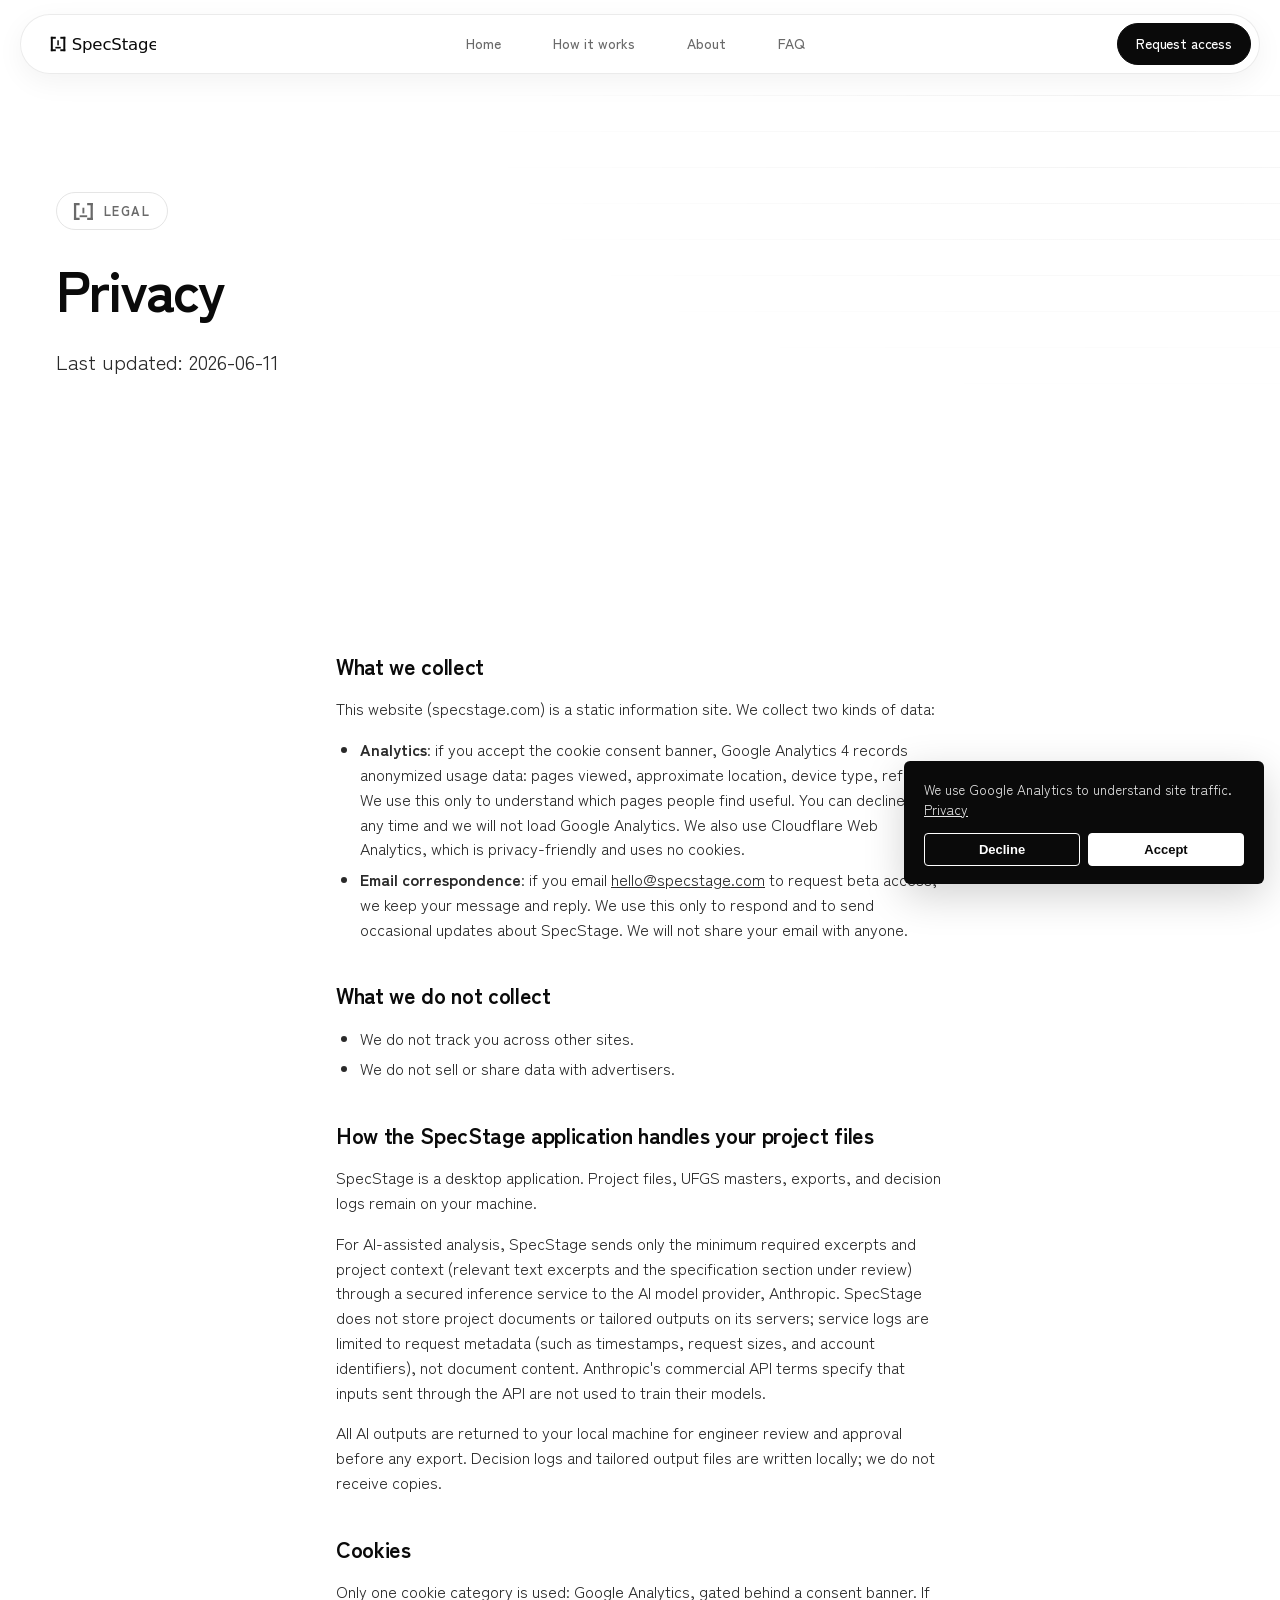
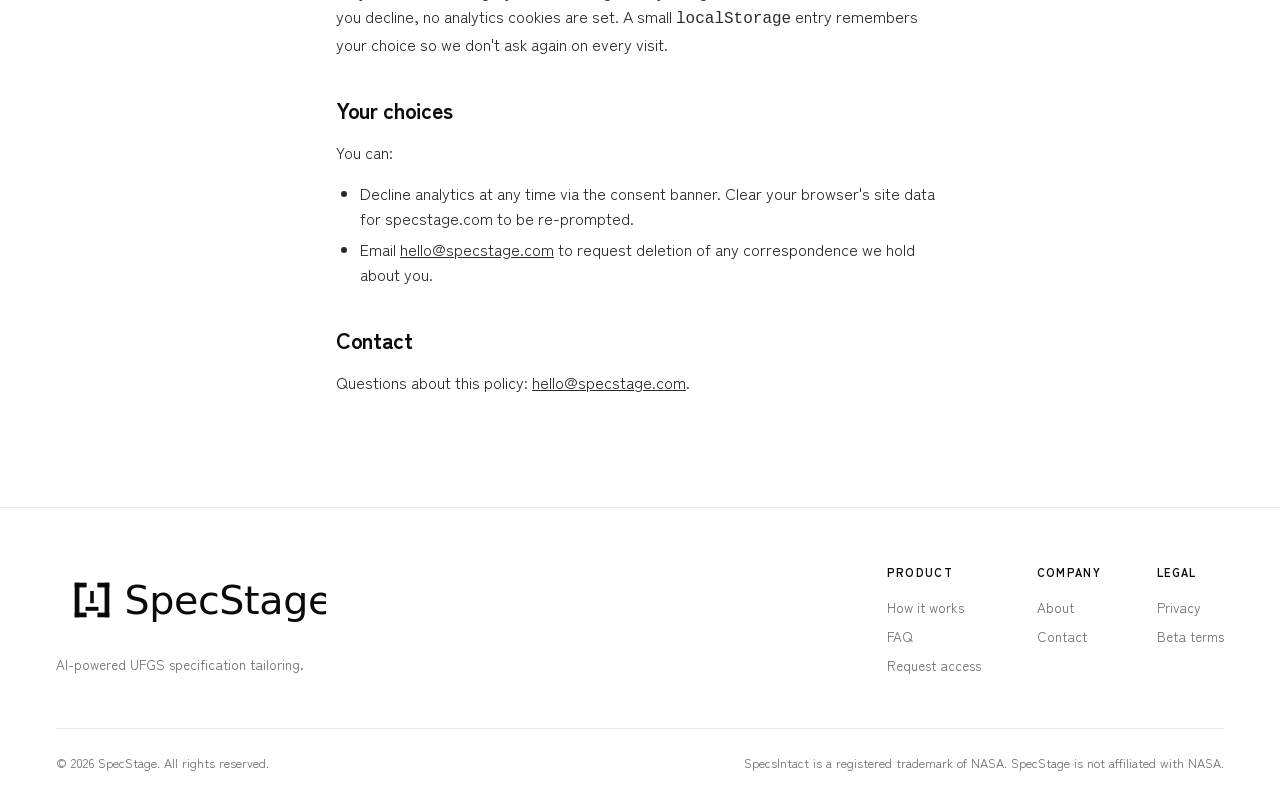
<file: privacy.html>
<!DOCTYPE html>
<html lang="en">
<head>
  <meta charset="UTF-8">
  <meta name="viewport" content="width=device-width, initial-scale=1, viewport-fit=cover">
  <meta name="theme-color" content="#0a0a0a">

  <title>Privacy | SpecStage</title>
  <meta name="description" content="How SpecStage handles data, on this website and in the application.">
  <link rel="canonical" href="https://www.specstage.com/privacy">
  <meta name="robots" content="noindex">

  <link rel="icon" type="image/x-icon" href="/favicon.ico">
  <link rel="icon" type="image/svg+xml" href="/favicon.svg?v=1">
  <link rel="apple-touch-icon" href="/favicon.svg?v=1">

  <link rel="preconnect" href="https://fonts.googleapis.com">
  <link rel="preconnect" href="https://fonts.gstatic.com" crossorigin>
  <link rel="stylesheet" href="https://fonts.googleapis.com/css2?family=Zen+Kaku+Gothic+New:wght@400;500;700&display=swap">

  <link rel="stylesheet" href="/styles.css?v=84">

  <script>window.GA_MEASUREMENT_ID = 'G-NXYJVHPJW2';</script>
</head>
<body>

  <header class="topbar" id="topbar">
    <div class="wrap topbar-inner">
      <a class="brand" href="/" aria-label="SpecStage home">
        <img class="brand-logo brand-logo-full" src="/logo.svg" alt="SpecStage">
        <svg class="brand-logo brand-logo-mark" viewBox="0 0 22 18" xmlns="http://www.w3.org/2000/svg" aria-hidden="true"><rect x="1" y="0" width="2.4" height="18"/><rect x="1" y="0" width="6" height="2.4"/><rect x="1" y="15.6" width="6" height="2.4"/><rect x="18.6" y="0" width="2.4" height="18"/><rect x="15" y="0" width="6" height="2.4"/><rect x="15" y="15.6" width="6" height="2.4"/><rect x="10" y="5" width="2" height="6"/><rect x="7" y="13" width="8" height="2"/></svg>
      </a>
      <nav class="nav" aria-label="Primary">
        <a href="/">Home</a>
        <a href="/how-it-works">How it works</a>
        <a href="/about">About</a>
        <a href="/faq">FAQ</a>
        <a class="btn btn-sm nav-link-extra" href="/request-access"><span class="lbl-full">Request access</span><span class="lbl-short">Apply</span></a>
      </nav>
    </div>
  </header>

  <main>
    <section class="hero">
      <div class="wrap hero-inner">
        <span class="hero-eyebrow"><svg class="eyebrow-mark" viewBox="0 0 22 18" xmlns="http://www.w3.org/2000/svg" aria-hidden="true"><rect x="1" y="0" width="2.4" height="18"/><rect x="1" y="0" width="6" height="2.4"/><rect x="1" y="15.6" width="6" height="2.4"/><rect x="18.6" y="0" width="2.4" height="18"/><rect x="15" y="0" width="6" height="2.4"/><rect x="15" y="15.6" width="6" height="2.4"/><rect x="10" y="5" width="2" height="6"/><rect x="7" y="13" width="8" height="2"/></svg> Legal</span>
        <h1 style="font-size:clamp(36px,5vw,56px)">Privacy</h1>
        <p>Last updated: 2026-06-11</p>
      </div>
    </section>

    <section class="section-sm">
      <div class="wrap prose">
        <h2>What we collect</h2>
        <p>This website (specstage.com) is a static information site. We collect two kinds of data:</p>
        <ul>
          <li><strong>Analytics</strong>: if you accept the cookie consent banner, Google Analytics 4 records anonymized usage data: pages viewed, approximate location, device type, referrer. We use this only to understand which pages people find useful. You can decline at any time and we will not load Google Analytics. We also use Cloudflare Web Analytics, which is privacy-friendly and uses no cookies.</li>
          <li><strong>Email correspondence</strong>: if you email <a href="mailto:hello@specstage.com">hello@specstage.com</a> to request beta access, we keep your message and reply. We use this only to respond and to send occasional updates about SpecStage. We will not share your email with anyone.</li>
        </ul>

        <h2>What we do not collect</h2>
        <ul>
          <li>We do not track you across other sites.</li>
          <li>We do not sell or share data with advertisers.</li>
        </ul>

        <h2>How the SpecStage application handles your project files</h2>
        <p>SpecStage is a desktop application. Project files, UFGS masters, exports, and decision logs remain on your machine.</p>
        <p>For AI-assisted analysis, SpecStage sends only the minimum required excerpts and project context (relevant text excerpts and the specification section under review) through a secured inference service to the AI model provider, Anthropic. SpecStage does not store project documents or tailored outputs on its servers; service logs are limited to request metadata (such as timestamps, request sizes, and account identifiers), not document content. Anthropic's commercial API terms specify that inputs sent through the API are not used to train their models.</p>
        <p>All AI outputs are returned to your local machine for engineer review and approval before any export. Decision logs and tailored output files are written locally; we do not receive copies.</p>

        <h2>Cookies</h2>
        <p>Only one cookie category is used: Google Analytics, gated behind a consent banner. If you decline, no analytics cookies are set. A small <code>localStorage</code> entry remembers your choice so we don't ask again on every visit.</p>

        <h2>Your choices</h2>
        <p>You can:</p>
        <ul>
          <li>Decline analytics at any time via the consent banner. Clear your browser's site data for specstage.com to be re-prompted.</li>
          <li>Email <a href="mailto:hello@specstage.com">hello@specstage.com</a> to request deletion of any correspondence we hold about you.</li>
        </ul>

        <h2>Contact</h2>
        <p>Questions about this policy: <a href="mailto:hello@specstage.com">hello@specstage.com</a>.</p>
      </div>
    </section>
  </main>

  <footer class="footer">
    <div class="wrap">
      <div class="footer-inner">
        <div class="footer-brand">
          <img src="/logo.svg" alt="SpecStage">
          <span>AI-powered UFGS specification tailoring.</span>
        </div>
        <div class="footer-cols">
          <div class="footer-col">
            <h4>Product</h4>
            <a href="/how-it-works">How it works</a>
            <a href="/faq">FAQ</a>
            <a href="/request-access">Request access</a>
          </div>
          <div class="footer-col">
            <h4>Company</h4>
            <a href="/about">About</a>
            <a href="mailto:hello@specstage.com">Contact</a>
          </div>
          <div class="footer-col">
            <h4>Legal</h4>
            <a href="/privacy">Privacy</a>
            <a href="/beta-terms">Beta terms</a>
          </div>
        </div>
      </div>
      <div class="footer-bottom">
        <span>© <span id="year"></span> SpecStage. All rights reserved.</span>
        <span>SpecsIntact is a registered trademark of NASA. SpecStage is not affiliated with NASA.</span>
      </div>
    </div>
  </footer>

  <div id="cookie-banner" role="dialog" aria-live="polite" aria-label="Cookie consent">
    <p>We use Google Analytics to understand site traffic. <a href="/privacy">Privacy</a></p>
    <div class="cookie-actions">
      <button id="cookie-decline">Decline</button>
      <button id="cookie-accept" class="primary">Accept</button>
    </div>
  </div>

  <script src="/site.js?v=84" defer></script>
</body>
</html>
</file>
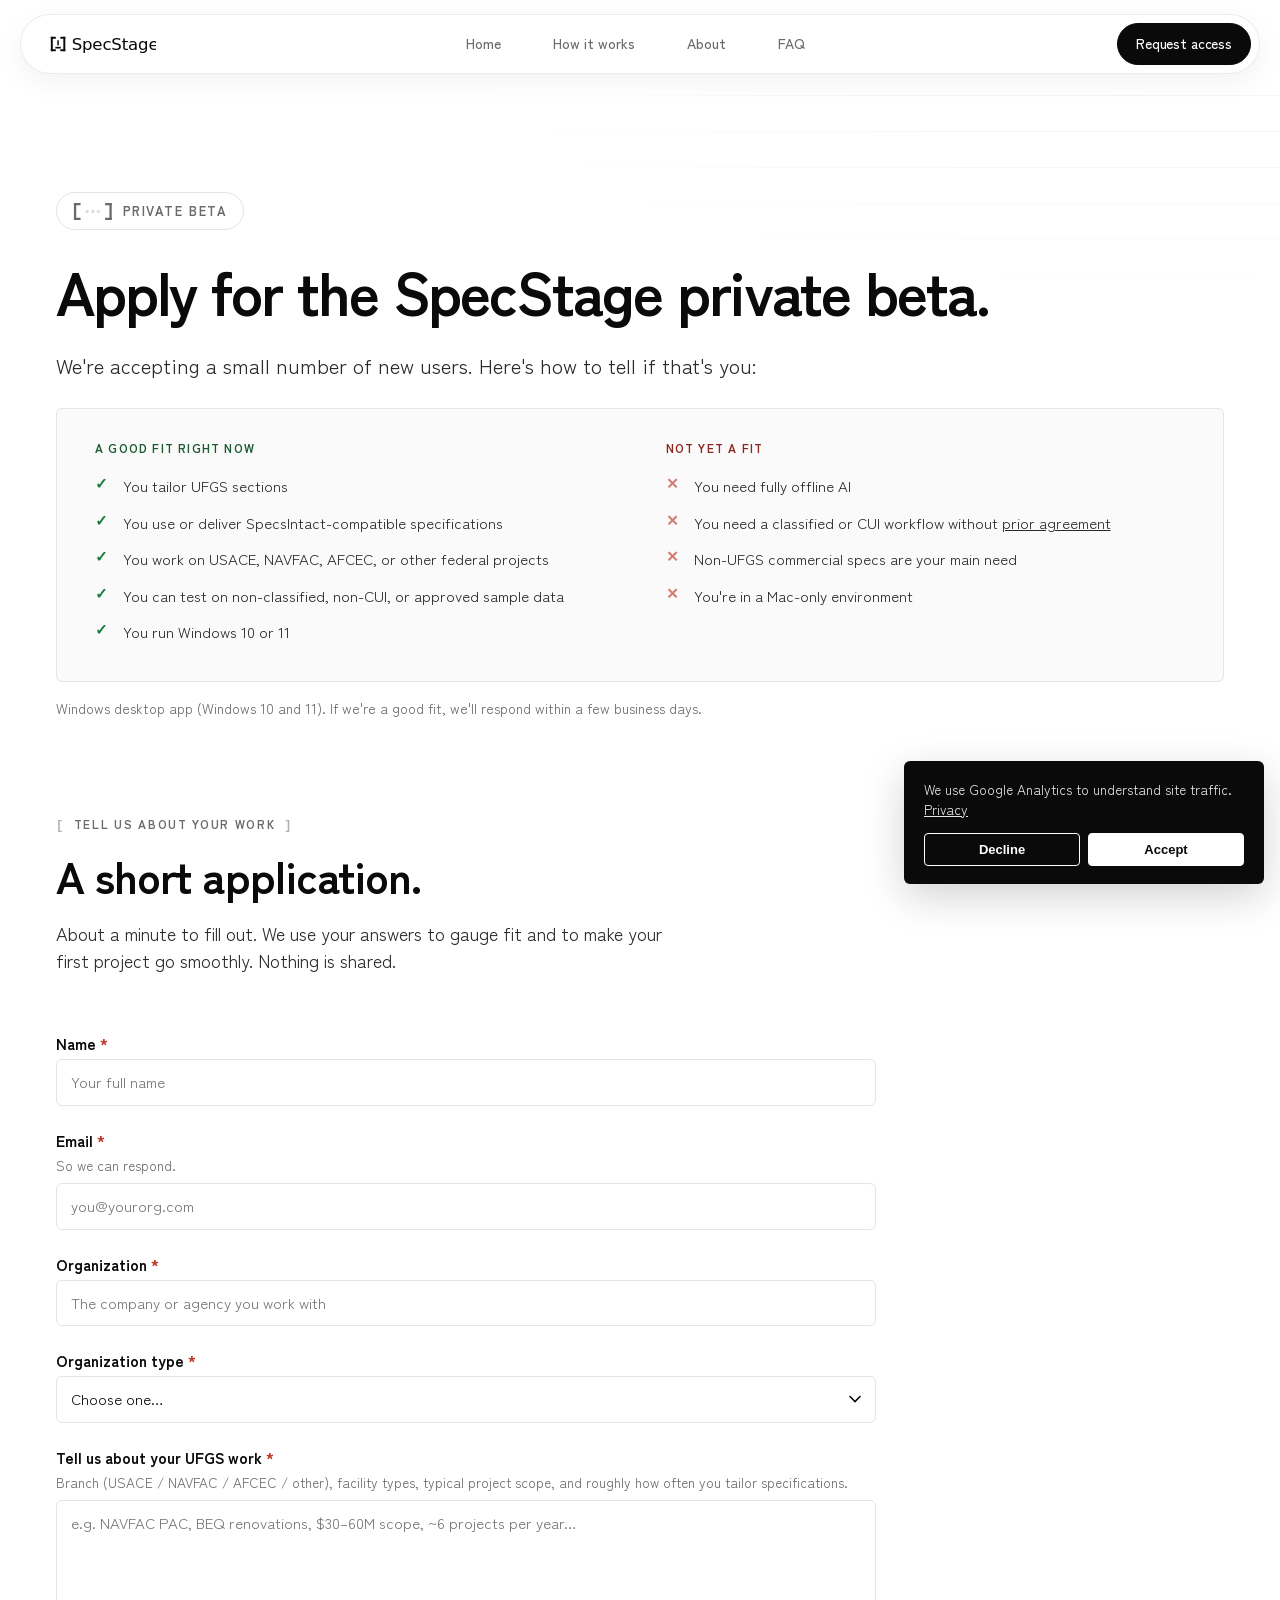
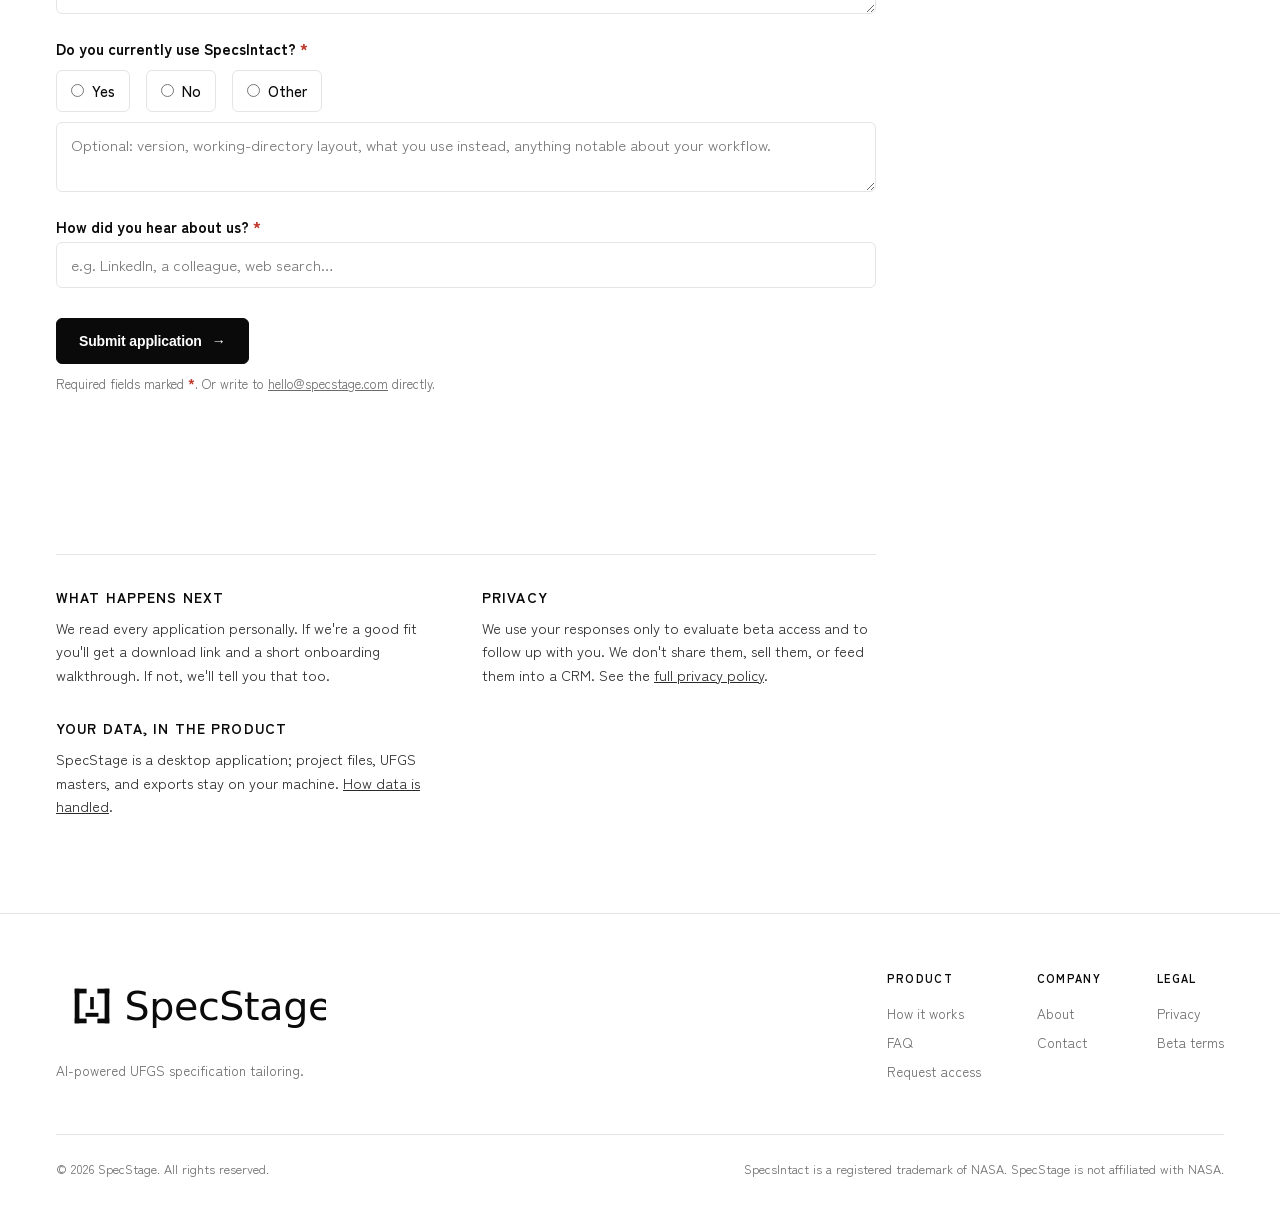
<file: request-access.html>
<!DOCTYPE html>
<html lang="en">
<head>
  <meta charset="UTF-8">
  <meta name="viewport" content="width=device-width, initial-scale=1, viewport-fit=cover">
  <meta name="theme-color" content="#0a0a0a">

  <title>Request beta access | SpecStage</title>
  <meta name="description" content="Apply for the SpecStage private beta. We're accepting a small number of federal construction engineers and specification professionals.">
  <link rel="canonical" href="https://www.specstage.com/request-access">

  <meta property="og:type" content="article">
  <meta property="og:site_name" content="SpecStage">
  <meta property="og:title" content="Request beta access | SpecStage">
  <meta property="og:description" content="Apply for the SpecStage private beta. We're accepting a small number of new users.">
  <meta property="og:url" content="https://www.specstage.com/request-access">
  <meta property="og:image" content="https://www.specstage.com/og-image.png">

  <meta name="twitter:card" content="summary_large_image">
  <meta name="twitter:title" content="Request beta access | SpecStage">
  <meta name="twitter:description" content="Apply for the SpecStage private beta.">
  <meta name="twitter:image" content="https://www.specstage.com/og-image.png">

  <link rel="icon" type="image/x-icon" href="/favicon.ico">
  <link rel="icon" type="image/svg+xml" href="/favicon.svg?v=1">
  <link rel="apple-touch-icon" href="/favicon.svg?v=1">

  <link rel="preconnect" href="https://fonts.googleapis.com">
  <link rel="preconnect" href="https://fonts.gstatic.com" crossorigin>
  <link rel="stylesheet" href="https://fonts.googleapis.com/css2?family=Zen+Kaku+Gothic+New:wght@400;500;700&display=swap">

  <link rel="stylesheet" href="/styles.css?v=84">

  <!-- Structured data: Organization (shared across all pages via @id) -->
  <script type="application/ld+json">
  {
    "@context": "https://schema.org",
    "@type": "Organization",
    "@id": "https://www.specstage.com/#organization",
    "name": "SpecStage",
    "url": "https://www.specstage.com/",
    "logo": "https://www.specstage.com/logo.svg",
    "email": "hello@specstage.com",
    "description": "AI-assisted, engineer-controlled tailoring of UFGS master specifications for federal construction projects."
  }
  </script>

  <!-- Structured data: BreadcrumbList -->
  <script type="application/ld+json">
  {
    "@context": "https://schema.org",
    "@type": "BreadcrumbList",
    "itemListElement": [
      { "@type": "ListItem", "position": 1, "name": "Home",           "item": "https://www.specstage.com/" },
      { "@type": "ListItem", "position": 2, "name": "Request access", "item": "https://www.specstage.com/request-access" }
    ]
  }
  </script>

  <script>window.GA_MEASUREMENT_ID = 'G-NXYJVHPJW2';</script>
</head>
<body>

  <header class="topbar" id="topbar">
    <div class="wrap topbar-inner">
      <a class="brand" href="/" aria-label="SpecStage home">
        <img class="brand-logo brand-logo-full" src="/logo.svg" alt="SpecStage">
        <svg class="brand-logo brand-logo-mark" viewBox="0 0 22 18" xmlns="http://www.w3.org/2000/svg" aria-hidden="true"><rect x="1" y="0" width="2.4" height="18"/><rect x="1" y="0" width="6" height="2.4"/><rect x="1" y="15.6" width="6" height="2.4"/><rect x="18.6" y="0" width="2.4" height="18"/><rect x="15" y="0" width="6" height="2.4"/><rect x="15" y="15.6" width="6" height="2.4"/><rect x="10" y="5" width="2" height="6"/><rect x="7" y="13" width="8" height="2"/></svg>
      </a>
      <nav class="nav" aria-label="Primary">
        <a href="/">Home</a>
        <a href="/how-it-works">How it works</a>
        <a href="/about">About</a>
        <a href="/faq">FAQ</a>
        <a class="btn btn-sm nav-link-extra" href="/request-access" aria-current="page"><span class="lbl-full">Request access</span><span class="lbl-short">Apply</span></a>
      </nav>
    </div>
  </header>

  <main>

    <section class="hero hero-tight">
      <div class="wrap hero-inner">
        <span class="hero-eyebrow"><svg class="eyebrow-mark" viewBox="0 0 42 18" xmlns="http://www.w3.org/2000/svg" aria-hidden="true"><rect x="1" y="0" width="2.4" height="18"/><rect x="1" y="0" width="7" height="2.4"/><rect x="1" y="15.6" width="7" height="2.4"/><rect x="38.6" y="0" width="2.4" height="18"/><rect x="34" y="0" width="7" height="2.4"/><rect x="34" y="15.6" width="7" height="2.4"/><circle class="d1" cx="15" cy="9" r="1.8"/><circle class="d2" cx="21" cy="9" r="1.8"/><circle class="d3" cx="27" cy="9" r="1.8"/></svg> Private beta</span>
        <h1 style="font-size:clamp(36px,5vw,60px)">Apply for the SpecStage private beta.</h1>
        <p style="max-width:none">We're accepting a small number of new users. Here's how to tell if that's you:</p>
      </div>
    </section>

    <!-- ── Good fit / not yet a fit ─────────────────────────────────── -->
    <section id="fit" style="padding-bottom:0">
      <div class="wrap">
          <div class="fit-grid reveal">
            <div class="fit-col">
              <h3 class="fit-label fit-label-yes">A good fit right now</h3>
              <ul class="fit-list fit-list-yes">
                <li>You tailor UFGS sections</li>
                <li>You use or deliver SpecsIntact-compatible specifications</li>
                <li>You work on USACE, NAVFAC, AFCEC, or other federal projects</li>
                <li>You can test on non-classified, non-CUI, or approved sample data</li>
                <li>You run Windows 10 or 11</li>
              </ul>
            </div>
            <div class="fit-col">
              <h3 class="fit-label fit-label-no">Not yet a fit</h3>
              <ul class="fit-list fit-list-no">
                <li>You need fully offline AI</li>
                <li>You need a classified or CUI workflow without <a href="/beta-terms">prior agreement</a></li>
                <li>Non-UFGS commercial specs are your main need</li>
                <li>You're in a Mac-only environment</li>
              </ul>
            </div>
          </div>
          <p class="fit-note reveal">Windows desktop app (Windows 10 and 11). If we're a good fit, we'll respond within a few business days.</p>
      </div>
    </section>

    <section class="section-sm">
      <div class="wrap">
        <div class="apply-content">

          <p class="section-eyebrow reveal">Tell us about your work</p>
          <h2 class="section-h reveal">A short application.</h2>
          <p class="section-lead reveal">About a minute to fill out. We use your answers to gauge fit and to make your first project go smoothly. Nothing is shared.</p>

          <!-- POSTs to /submit-application — a Cloudflare Pages Function in functions/submit-application.js
               that validates and forwards via Resend to hello@specstage.com. Requires the
               RESEND_API_KEY env var to be set in the Cloudflare Pages project settings. -->
          <form class="apply-form reveal" id="apply-form" action="/submit-application" method="POST" novalidate>

            <!-- Honeypot field: real users won't see or fill this; bots will. -->
            <input class="hp" type="text" name="_gotcha" tabindex="-1" autocomplete="off" aria-hidden="true">

            <div class="form-field">
              <label for="apply-name">Name <span class="req">*</span></label>
              <input type="text" id="apply-name" name="name" required autocomplete="name" placeholder="Your full name">
            </div>

            <div class="form-field">
              <label for="apply-email">Email <span class="req">*</span></label>
              <span class="form-hint">So we can respond.</span>
              <input type="email" id="apply-email" name="email" required autocomplete="email" placeholder="you@yourorg.com">
            </div>

            <div class="form-field">
              <label for="apply-org">Organization <span class="req">*</span></label>
              <input type="text" id="apply-org" name="organization" required autocomplete="organization" placeholder="The company or agency you work with">
            </div>

            <div class="form-field">
              <label for="apply-orgtype">Organization type <span class="req">*</span></label>
              <select id="apply-orgtype" name="organization-type" required>
                <option value="" disabled selected>Choose one…</option>
                <option value="A/E firm">A/E firm</option>
                <option value="Construction company">Construction company</option>
                <option value="Consulting firm">Consulting firm</option>
                <option value="Government / military agency">Government / military agency</option>
                <option value="Other">Other</option>
              </select>
            </div>

            <div class="form-field">
              <label for="apply-work">Tell us about your UFGS work <span class="req">*</span></label>
              <span class="form-hint">Branch (USACE / NAVFAC / AFCEC / other), facility types, typical project scope, and roughly how often you tailor specifications.</span>
              <textarea id="apply-work" name="ufgs-work" required rows="4" placeholder="e.g. NAVFAC PAC, BEQ renovations, $30–60M scope, ~6 projects per year…"></textarea>
            </div>

            <div class="form-field">
              <span class="form-label-as-legend">Do you currently use SpecsIntact? <span class="req">*</span></span>
              <div class="radio-group">
                <label><input type="radio" name="specsintact-use" value="Yes" required> Yes</label>
                <label><input type="radio" name="specsintact-use" value="No"> No</label>
                <label><input type="radio" name="specsintact-use" value="Other"> Other</label>
              </div>
              <textarea id="apply-specsintact-details" name="specsintact-details" rows="2" placeholder="Optional: version, working-directory layout, what you use instead, anything notable about your workflow." style="margin-top:10px"></textarea>
            </div>

            <div class="form-field">
              <label for="apply-heard">How did you hear about us? <span class="req">*</span></label>
              <input type="text" id="apply-heard" name="heard-from" required placeholder="e.g. LinkedIn, a colleague, web search…">
            </div>

            <div class="apply-cta">
              <button type="submit" class="btn">
                Submit application <span class="arrow" aria-hidden="true">→</span>
              </button>
              <span class="apply-cta-note">Required fields marked <span class="req">*</span>. Or write to <a href="mailto:hello@specstage.com">hello@specstage.com</a> directly.</span>
            </div>

            <div class="apply-status" id="apply-status" style="display:none" role="status" aria-live="polite"></div>

            <!-- Loading overlay shown by site.js while the form is submitting -->
            <div class="apply-loading" id="apply-loading" hidden role="status" aria-live="polite">
              <svg class="bracket-loader" viewBox="0 0 200 80" xmlns="http://www.w3.org/2000/svg" aria-hidden="true">
                <!-- Left bracket -->
                <rect x="0"   y="0"  width="6"  height="80" fill="#0a0a0a"/>
                <rect x="0"   y="0"  width="22" height="6"  fill="#0a0a0a"/>
                <rect x="0"   y="74" width="22" height="6"  fill="#0a0a0a"/>
                <!-- Right bracket -->
                <rect x="194" y="0"  width="6"  height="80" fill="#0a0a0a"/>
                <rect x="178" y="0"  width="22" height="6"  fill="#0a0a0a"/>
                <rect x="178" y="74" width="22" height="6"  fill="#0a0a0a"/>
                <!-- Three pulsing dots inside -->
                <circle class="dot dot-1" cx="74"  cy="40" r="8" fill="#0a0a0a"/>
                <circle class="dot dot-2" cx="100" cy="40" r="8" fill="#0a0a0a"/>
                <circle class="dot dot-3" cx="126" cy="40" r="8" fill="#0a0a0a"/>
              </svg>
              <p>Sending application…</p>
            </div>

          </form>

        </div>
      </div>
    </section>

    <section class="section-sm" style="padding-top:0">
      <div class="wrap">
        <div class="apply-content">
        <div class="apply-after">
          <div>
            <h3>What happens next</h3>
            <p>We read every application personally. If we're a good fit you'll get a download link and a short onboarding walkthrough. If not, we'll tell you that too.</p>
          </div>
          <div>
            <h3>Privacy</h3>
            <p>We use your responses only to evaluate beta access and to follow up with you. We don't share them, sell them, or feed them into a CRM. See the <a href="/privacy">full privacy policy</a>.</p>
          </div>
          <div>
            <h3>Your data, in the product</h3>
            <p>SpecStage is a desktop application; project files, UFGS masters, and exports stay on your machine. <a href="/privacy">How data is handled</a>.</p>
          </div>
        </div>
        </div>
      </div>
    </section>

  </main>

  <footer class="footer">
    <div class="wrap">
      <div class="footer-inner">
        <div class="footer-brand">
          <img src="/logo.svg" alt="SpecStage">
          <span>AI-powered UFGS specification tailoring.</span>
        </div>
        <div class="footer-cols">
          <div class="footer-col">
            <h4>Product</h4>
            <a href="/how-it-works">How it works</a>
            <a href="/faq">FAQ</a>
            <a href="/request-access">Request access</a>
          </div>
          <div class="footer-col">
            <h4>Company</h4>
            <a href="/about">About</a>
            <a href="mailto:hello@specstage.com">Contact</a>
          </div>
          <div class="footer-col">
            <h4>Legal</h4>
            <a href="/privacy">Privacy</a>
            <a href="/beta-terms">Beta terms</a>
          </div>
        </div>
      </div>
      <div class="footer-bottom">
        <span>© <span id="year"></span> SpecStage. All rights reserved.</span>
        <span>SpecsIntact is a registered trademark of NASA. SpecStage is not affiliated with NASA.</span>
      </div>
    </div>
  </footer>

  <div id="cookie-banner" role="dialog" aria-live="polite" aria-label="Cookie consent">
    <p>We use Google Analytics to understand site traffic. <a href="/privacy">Privacy</a></p>
    <div class="cookie-actions">
      <button id="cookie-decline">Decline</button>
      <button id="cookie-accept" class="primary">Accept</button>
    </div>
  </div>

  <script src="/site.js?v=84" defer></script>
</body>
</html>
</file>
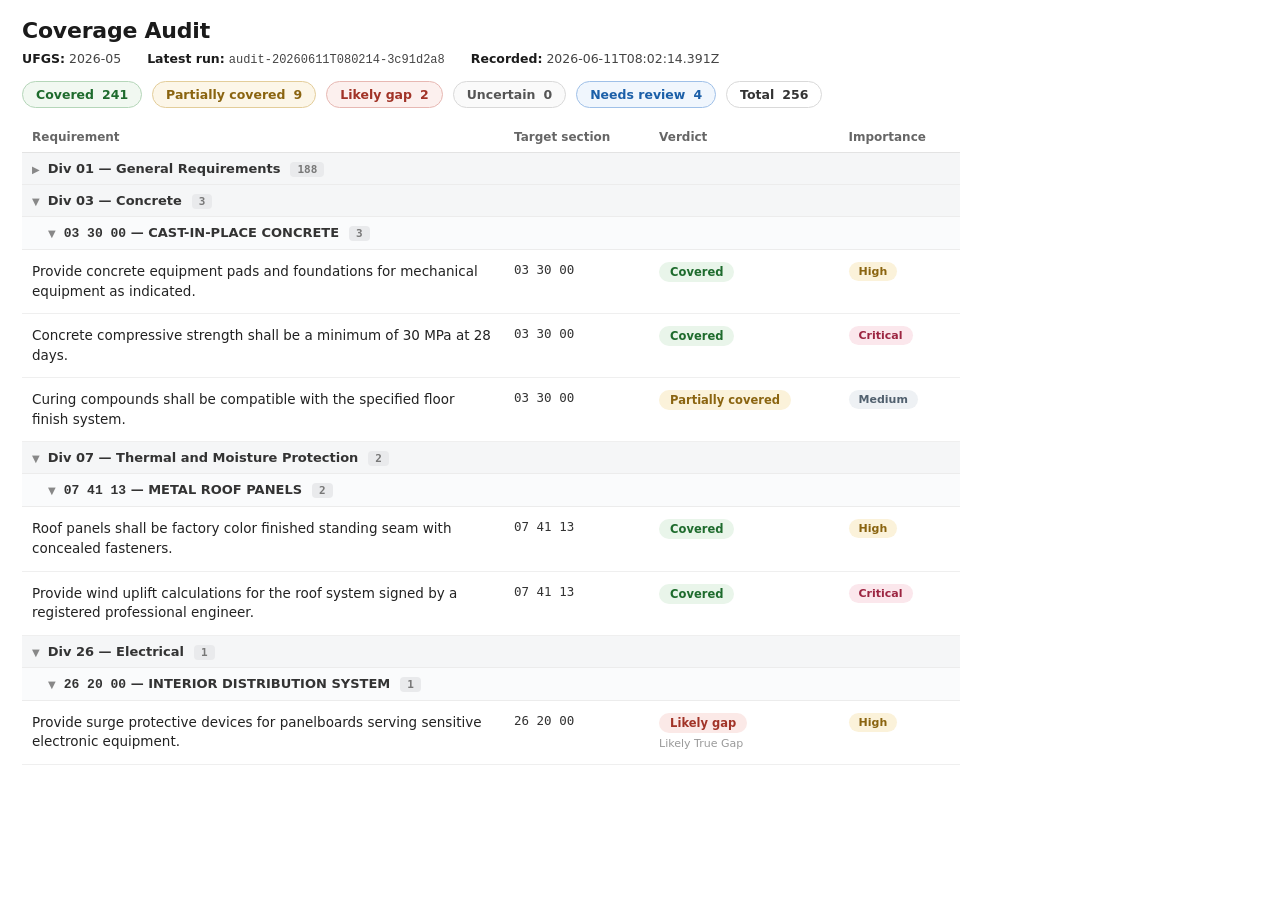
<file: mocks/coverage-audit-mock.html>
<!DOCTYPE html>
<html lang="en">
<head>
<meta charset="UTF-8">
<style>
  * { box-sizing: border-box; margin: 0; padding: 0; }
  body {
    font-family: 'Segoe UI', system-ui, sans-serif;
    font-size: 13.5px; color: #1b1b1b; background: #ffffff;
    width: 982px; overflow: hidden;
  }
  .mono { font-family: Consolas, 'Courier New', monospace; }
  .page { padding: 18px 22px 10px; }
  h1 { font-size: 22px; font-weight: 700; letter-spacing: -0.01em; margin-bottom: 8px; }
  .meta { display: flex; gap: 26px; font-size: 12.5px; color: #444; margin-bottom: 14px; }
  .meta b { color: #1b1b1b; font-weight: 600; }
  .meta .mono { font-size: 12px; }

  .chips { display: flex; gap: 10px; margin-bottom: 14px; }
  .chip {
    display: inline-flex; align-items: center; gap: 8px;
    padding: 5px 13px; border-radius: 999px;
    font-size: 12.5px; font-weight: 600;
    border: 1px solid #d9d9d9; background: #fff; color: #333;
  }
  .chip .n { font-weight: 700; }
  .chip-covered  { border-color: #b5d6b9; background: #f1f8f1; color: #1e6b2d; }
  .chip-partial  { border-color: #e3cd9a; background: #fcf6e8; color: #8a6410; }
  .chip-gap      { border-color: #e7b8b3; background: #fcf0ee; color: #a13327; }
  .chip-uncertain{ border-color: #d9d9d9; background: #fafafa; color: #555; }
  .chip-review   { border-color: #9fc0e8; background: #f0f6fd; color: #1b5fa8; }

  table { width: 100%; border-collapse: collapse; }
  thead th {
    text-align: left; font-size: 12px; font-weight: 600; color: #666;
    padding: 8px 10px; border-bottom: 1px solid #e3e3e3;
  }
  thead th:nth-child(2), thead th:nth-child(3), thead th:nth-child(4) { text-align: left; }
  .grp td {
    background: #f5f6f7; font-weight: 600; font-size: 13px; color: #333;
    padding: 8px 10px; border-bottom: 1px solid #ececec;
  }
  .grp .count {
    font-family: Consolas, monospace; font-size: 11px; font-weight: 600;
    color: #777; background: #e9eaec; border-radius: 4px; padding: 1px 7px; margin-left: 10px;
  }
  .grp .tw { color: #888; font-size: 10px; margin-right: 8px; }
  .grp2 td { background: #fafbfc; padding-left: 26px; }
  .row td { padding: 12px 10px; border-bottom: 1px solid #efefef; vertical-align: top; }
  .row .req { max-width: 470px; line-height: 1.45; color: #222; }
  .row .sec { font-family: Consolas, monospace; font-size: 12.5px; color: #333; white-space: nowrap; }
  .pill {
    display: inline-block; padding: 3px 11px; border-radius: 999px;
    font-size: 11.5px; font-weight: 600; white-space: nowrap;
  }
  .v-covered { background: #e9f5ea; color: #1e6b2d; }
  .v-partial { background: #fbf2da; color: #8a6410; }
  .v-gap     { background: #fbe9e7; color: #a13327; }
  .sub { display: block; font-size: 11px; color: #999; margin-top: 4px; font-weight: 500; }
  .imp { display: inline-block; padding: 3px 10px; border-radius: 999px; font-size: 11px; font-weight: 600; }
  .i-critical { background: #fbe7ec; color: #9c2541; }
  .i-high     { background: #fbf2da; color: #8a6410; }
  .i-medium   { background: #eef1f4; color: #51606e; }
</style>
</head>
<body>
<div class="page">
  <h1>Coverage Audit</h1>
  <div class="meta">
    <span><b>UFGS:</b> 2026-05</span>
    <span><b>Latest run:</b> <span class="mono">audit-20260611T080214-3c91d2a8</span></span>
    <span><b>Recorded:</b> 2026-06-11T08:02:14.391Z</span>
  </div>
  <div class="chips">
    <span class="chip chip-covered">Covered <span class="n">241</span></span>
    <span class="chip chip-partial">Partially covered <span class="n">9</span></span>
    <span class="chip chip-gap">Likely gap <span class="n">2</span></span>
    <span class="chip chip-uncertain">Uncertain <span class="n">0</span></span>
    <span class="chip chip-review">Needs review <span class="n">4</span></span>
    <span class="chip">Total <span class="n">256</span></span>
  </div>
  <table>
    <thead>
      <tr><th style="width:482px">Requirement</th><th>Target section</th><th>Verdict</th><th>Importance</th></tr>
    </thead>
    <tbody>
      <tr class="grp"><td colspan="4"><span class="tw">&#9654;</span>Div 01 — General Requirements<span class="count">188</span></td></tr>

      <tr class="grp"><td colspan="4"><span class="tw">&#9660;</span>Div 03 — Concrete<span class="count">3</span></td></tr>
      <tr class="grp grp2"><td colspan="4"><span class="tw">&#9660;</span><span class="mono">03 30 00</span> — CAST-IN-PLACE CONCRETE<span class="count">3</span></td></tr>
      <tr class="row">
        <td class="req">Provide concrete equipment pads and foundations for mechanical equipment as indicated.</td>
        <td class="sec">03 30 00</td>
        <td><span class="pill v-covered">Covered</span></td>
        <td><span class="imp i-high">High</span></td>
      </tr>
      <tr class="row">
        <td class="req">Concrete compressive strength shall be a minimum of 30 MPa at 28 days.</td>
        <td class="sec">03 30 00</td>
        <td><span class="pill v-covered">Covered</span></td>
        <td><span class="imp i-critical">Critical</span></td>
      </tr>
      <tr class="row">
        <td class="req">Curing compounds shall be compatible with the specified floor finish system.</td>
        <td class="sec">03 30 00</td>
        <td><span class="pill v-partial">Partially covered</span></td>
        <td><span class="imp i-medium">Medium</span></td>
      </tr>

      <tr class="grp"><td colspan="4"><span class="tw">&#9660;</span>Div 07 — Thermal and Moisture Protection<span class="count">2</span></td></tr>
      <tr class="grp grp2"><td colspan="4"><span class="tw">&#9660;</span><span class="mono">07 41 13</span> — METAL ROOF PANELS<span class="count">2</span></td></tr>
      <tr class="row">
        <td class="req">Roof panels shall be factory color finished standing seam with concealed fasteners.</td>
        <td class="sec">07 41 13</td>
        <td><span class="pill v-covered">Covered</span></td>
        <td><span class="imp i-high">High</span></td>
      </tr>
      <tr class="row">
        <td class="req">Provide wind uplift calculations for the roof system signed by a registered professional engineer.</td>
        <td class="sec">07 41 13</td>
        <td><span class="pill v-covered">Covered</span></td>
        <td><span class="imp i-critical">Critical</span></td>
      </tr>

      <tr class="grp"><td colspan="4"><span class="tw">&#9660;</span>Div 26 — Electrical<span class="count">1</span></td></tr>
      <tr class="grp grp2"><td colspan="4"><span class="tw">&#9660;</span><span class="mono">26 20 00</span> — INTERIOR DISTRIBUTION SYSTEM<span class="count">1</span></td></tr>
      <tr class="row">
        <td class="req">Provide surge protective devices for panelboards serving sensitive electronic equipment.</td>
        <td class="sec">26 20 00</td>
        <td><span class="pill v-gap">Likely gap</span><span class="sub">Likely True Gap</span></td>
        <td><span class="imp i-high">High</span></td>
      </tr>
    </tbody>
  </table>
</div>
</body>
</html>
</file>
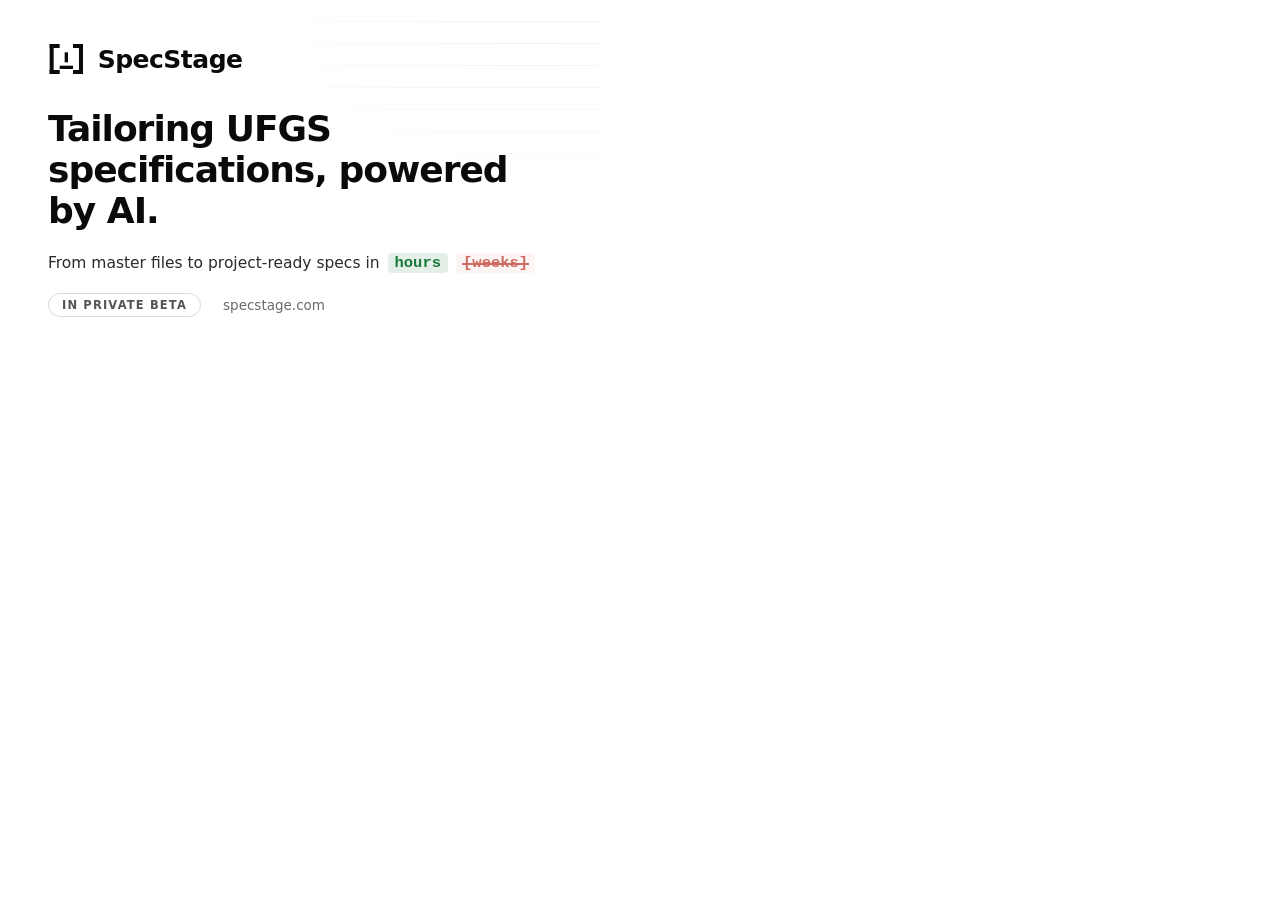
<file: mocks/og-image-mock.html>
<!DOCTYPE html>
<html lang="en">
<head>
<meta charset="UTF-8">
<style>
  * { box-sizing: border-box; margin: 0; padding: 0; }
  body {
    width: 600px; height: 315px; overflow: hidden;
    font-family: 'Segoe UI', system-ui, sans-serif;
    background: #ffffff; color: #0a0a0a;
    position: relative;
  }
  /* faint ruled-paper texture, echoing the site hero */
  body::before {
    content: '';
    position: absolute; inset: 0;
    background-image: repeating-linear-gradient(180deg,
      transparent 0, transparent 21px,
      rgba(10,10,10,0.05) 21px, rgba(10,10,10,0.05) 22px);
    -webkit-mask-image: radial-gradient(ellipse 80% 90% at 88% 10%, #000 0%, transparent 70%);
            mask-image: radial-gradient(ellipse 80% 90% at 88% 10%, #000 0%, transparent 70%);
  }
  .inner { position: relative; padding: 44px 48px; }
  .brand { display: flex; align-items: center; gap: 13px; margin-bottom: 34px; }
  .brand svg { height: 30px; width: auto; }
  .brand span { font-size: 25px; font-weight: 600; letter-spacing: -0.5px; }
  h1 {
    font-size: 36px; font-weight: 700; letter-spacing: -1px; line-height: 1.14;
    margin-bottom: 22px; max-width: 520px;
  }
  .chips {
    font-family: Consolas, 'Courier New', monospace;
    font-size: 15.5px; font-weight: 600;
    display: flex; align-items: center; gap: 8px;
    margin-bottom: 36px;
  }
  .chips .plain { font-family: 'Segoe UI', system-ui, sans-serif; font-weight: 400; color: #2a2a2a; }
  .add { color: #1a7a3e; background: rgba(26,122,62,0.12); padding: 1px 7px; border-radius: 4px; }
  .del { color: #c0392b; background: rgba(192,57,43,0.07); padding: 1px 7px; border-radius: 4px; opacity: .75; position: relative; }
  .del::after { content:''; position: absolute; left: 6px; right: 6px; top: 50%; height: 1.5px; background: currentColor; }
  .foot {
    position: absolute; left: 48px; bottom: 36px;
    display: flex; gap: 22px; align-items: center;
    font-size: 13.5px; color: #6a6a6a;
  }
  .pill {
    border: 1px solid #d9d9d9; border-radius: 999px;
    padding: 4px 13px;
    font-size: 11.5px; font-weight: 600; letter-spacing: .1em; text-transform: uppercase;
    color: #555;
  }
</style>
</head>
<body>
  <div class="inner">
    <div class="brand">
      <svg viewBox="0 0 22 18" xmlns="http://www.w3.org/2000/svg" fill="#0a0a0a"><rect x="1" y="0" width="2.4" height="18"/><rect x="1" y="0" width="6" height="2.4"/><rect x="1" y="15.6" width="6" height="2.4"/><rect x="18.6" y="0" width="2.4" height="18"/><rect x="15" y="0" width="6" height="2.4"/><rect x="15" y="15.6" width="6" height="2.4"/><rect x="10" y="5" width="2" height="6"/><rect x="7" y="13" width="8" height="2"/></svg>
      <span>SpecStage</span>
    </div>
    <h1>Tailoring UFGS specifications, powered by AI.</h1>
    <div class="chips">
      <span class="plain">From master files to project-ready specs in</span>
      <span class="add">hours</span>
      <span class="del">[weeks]</span>
    </div>
    <div class="foot">
      <span class="pill">In private beta</span>
      <span>specstage.com</span>
    </div>
  </div>
</body>
</html>
</file>
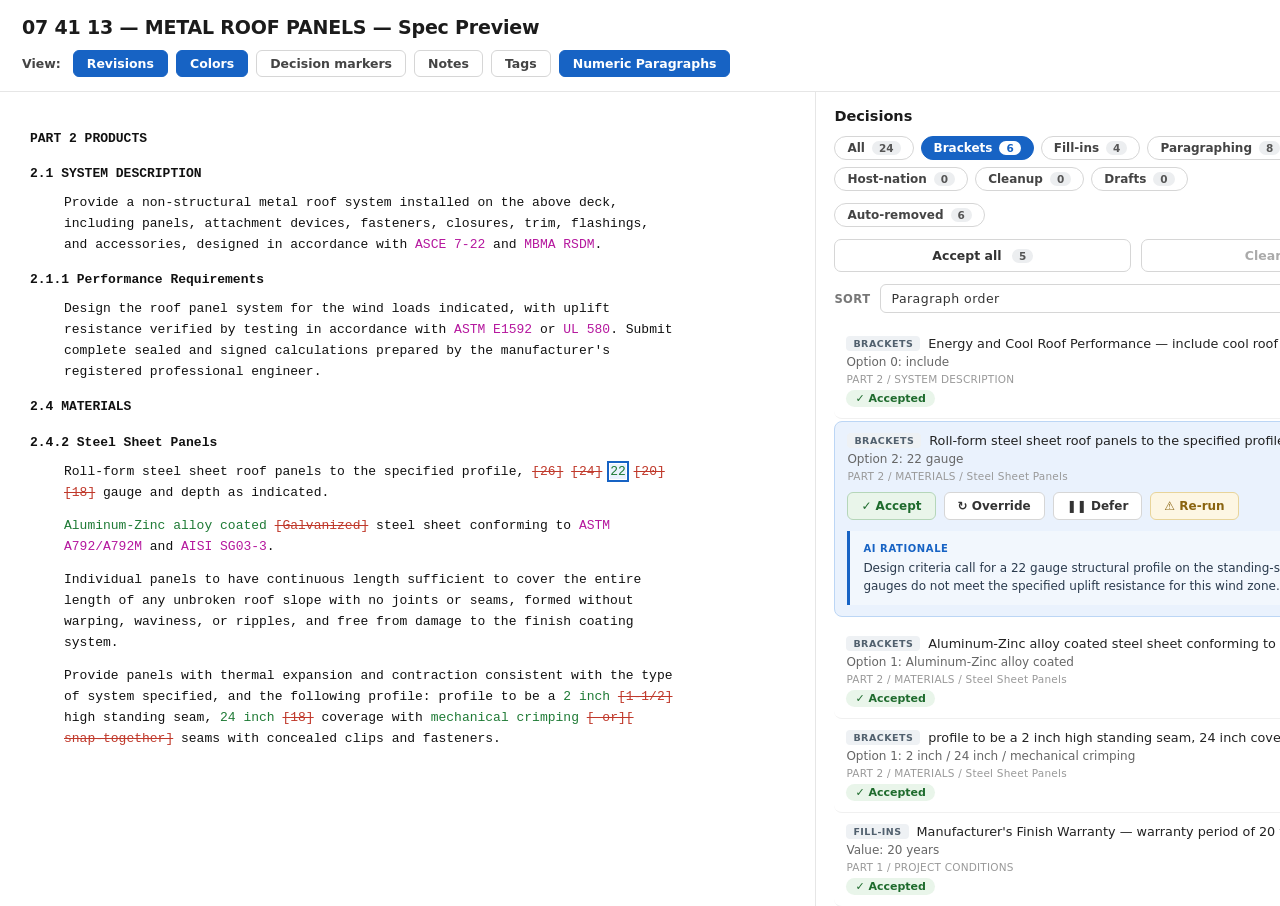
<file: mocks/view-spec-mock.html>
<!DOCTYPE html>
<html lang="en">
<head>
<meta charset="UTF-8">
<style>
  * { box-sizing: border-box; margin: 0; padding: 0; }
  body {
    font-family: 'Segoe UI', system-ui, sans-serif;
    font-size: 13px; color: #1b1b1b; background: #ffffff;
    width: 1456px; height: 900px; overflow: hidden;
  }
  .titlebar {
    padding: 16px 22px 12px;
    font-size: 19px; font-weight: 700; letter-spacing: -0.01em;
  }
  .toolbar {
    display: flex; align-items: center; gap: 8px;
    padding: 0 22px 14px;
    border-bottom: 1px solid #e6e6e6;
  }
  .toolbar .lbl { font-size: 12.5px; font-weight: 600; color: #444; margin-right: 4px; }
  .tg {
    padding: 5px 13px; border-radius: 6px; font-size: 12.5px; font-weight: 600;
    border: 1px solid #d6d6d6; background: #fff; color: #444;
  }
  .tg.on { background: #1763c4; border-color: #1763c4; color: #fff; }
  .zoom {
    margin-left: auto; display: flex; align-items: center;
    border: 1px solid #d6d6d6; border-radius: 6px; overflow: hidden;
    font-size: 12.5px; font-weight: 600; color: #444;
  }
  .zoom span { padding: 5px 12px; }
  .zoom .z { border-left: 1px solid #e3e3e3; border-right: 1px solid #e3e3e3; }

  .cols { display: flex; height: 814px; }
  .spec {
    flex: 1 1 56%;
    padding: 22px 30px;
    font-family: Consolas, 'Courier New', monospace;
    font-size: 13px; line-height: 1.62; color: #111;
    overflow: hidden;
  }
  .spec .prt { font-weight: 700; margin: 14px 0 12px; }
  .spec .spt { font-weight: 700; margin: 14px 0 8px; }
  /* Body text hangs indented under the numbered article heading,
     matching the SpecsIntact-style rendering in the app. */
  .spec p { margin: 0 0 12px 34px; max-width: 610px; }
  .ref { color: #b5179e; }
  .added { color: #1e7a35; }
  .del { color: #c0392b; text-decoration: line-through; }
  .anchor {
    outline: 2px solid #1763c4; outline-offset: 1px;
    background: #eaf2fd;
  }

  .panel {
    flex: 1 1 44%;
    border-left: 1px solid #e6e6e6;
    padding: 16px 18px;
    background: #fff;
    overflow: hidden;
  }
  .panel h2 { font-size: 14.5px; font-weight: 700; margin-bottom: 12px; }
  .fchips { display: flex; flex-wrap: wrap; gap: 7px; margin-bottom: 12px; }
  .fchip {
    display: inline-flex; align-items: center; gap: 7px;
    padding: 4px 12px; border-radius: 999px;
    font-size: 12px; font-weight: 600;
    border: 1px solid #d6d6d6; background: #fff; color: #444;
  }
  .fchip .n {
    font-size: 10.5px; font-weight: 700;
    background: #eceef0; border-radius: 999px; padding: 1px 7px; color: #555;
  }
  .fchip.on { background: #1763c4; border-color: #1763c4; color: #fff; }
  .fchip.on .n { background: #ffffff; color: #1763c4; }
  .autorow { margin-bottom: 12px; }
  .actbar { display: flex; gap: 10px; margin-bottom: 12px; }
  .actbtn {
    flex: 1; text-align: center;
    padding: 8px 0; border: 1px solid #d6d6d6; border-radius: 7px;
    font-size: 12.5px; font-weight: 600; color: #333; background: #fff;
  }
  .actbtn .n { font-size: 10.5px; font-weight: 700; background: #eceef0; border-radius: 999px; padding: 1px 7px; color: #555; margin-left: 6px; }
  .actbtn.dis { color: #aaa; }
  .sortrow { display: flex; align-items: center; gap: 10px; margin-bottom: 12px; font-size: 11.5px; font-weight: 700; color: #777; letter-spacing: .04em; }
  .sortsel {
    flex: 1; border: 1px solid #d6d6d6; border-radius: 6px;
    padding: 6px 10px; font-size: 12.5px; font-weight: 500; color: #333;
    display: flex; justify-content: space-between;
  }
  .card { padding: 11px 12px; border-bottom: 1px solid #f0f0f0; border-radius: 8px; }
  .card.sel { background: #eaf2fd; border: 1px solid #bcd6f5; margin: 2px 0 8px; }
  .ctag {
    display: inline-block; font-size: 9.5px; font-weight: 700; letter-spacing: .05em;
    background: #eef1f4; color: #51606e; border-radius: 4px; padding: 2px 7px; margin-right: 8px;
    vertical-align: 1px;
  }
  .ctitle { font-size: 12.8px; color: #222; }
  .copt { font-size: 12px; color: #666; margin: 4px 0 0 0; }
  .cmeta { font-size: 10.5px; color: #999; margin-top: 4px; letter-spacing: .02em; }
  .cstatus { display: inline-block; margin-top: 5px; font-size: 11px; font-weight: 600; color: #1e6b2d; background: #e9f5ea; padding: 2px 9px; border-radius: 999px; }
  .cbtns { display: flex; gap: 8px; margin-top: 10px; }
  .cbtn {
    padding: 6px 13px; border-radius: 6px; font-size: 12px; font-weight: 600;
    border: 1px solid #d6d6d6; background: #fff; color: #333;
  }
  .cbtn.accept { background: #e9f5ea; border-color: #b5d6b9; color: #1e6b2d; }
  .cbtn.rerun { background: #fdf6e3; border-color: #e8d49a; color: #8a6410; }
  .rationale {
    margin-top: 11px; padding: 10px 13px;
    background: #f2f7fd; border-left: 3px solid #1763c4; border-radius: 0 7px 7px 0;
    font-size: 12px; line-height: 1.5; color: #2a3a4d;
  }
  .rationale b { font-size: 10px; letter-spacing: .06em; color: #1763c4; display: block; margin-bottom: 3px; }
</style>
</head>
<body>
  <div class="titlebar">07 41 13 — METAL ROOF PANELS — Spec Preview</div>
  <div class="toolbar">
    <span class="lbl">View:</span>
    <span class="tg on">Revisions</span>
    <span class="tg on">Colors</span>
    <span class="tg">Decision markers</span>
    <span class="tg">Notes</span>
    <span class="tg">Tags</span>
    <span class="tg on">Numeric Paragraphs</span>
    <span class="zoom"><span>−</span><span class="z">100%</span><span>+</span></span>
  </div>
  <div class="cols">
    <div class="spec">
      <div class="prt">PART 2   PRODUCTS</div>
      <div class="spt">2.1   SYSTEM DESCRIPTION</div>
      <p>Provide a non-structural metal roof system installed on the above deck, including panels, attachment devices, fasteners, closures, trim, flashings, and accessories, designed in accordance with <span class="ref">ASCE 7-22</span> and <span class="ref">MBMA RSDM</span>.</p>
      <div class="spt">2.1.1   Performance Requirements</div>
      <p>Design the roof panel system for the wind loads indicated, with uplift resistance verified by testing in accordance with <span class="ref">ASTM E1592</span> or <span class="ref">UL 580</span>. Submit complete sealed and signed calculations prepared by the manufacturer's registered professional engineer.</p>
      <div class="spt">2.4   MATERIALS</div>
      <div class="spt">2.4.2   Steel Sheet Panels</div>
      <p>Roll-form steel sheet roof panels to the specified profile, <span class="del">[26]</span> <span class="del">[24]</span> <span class="added anchor">22</span> <span class="del">[20]</span> <span class="del">[18]</span> gauge and depth as indicated.</p>
      <p><span class="added">Aluminum-Zinc alloy coated</span> <span class="del">[Galvanized]</span> steel sheet conforming to <span class="ref">ASTM A792/A792M</span> and <span class="ref">AISI SG03-3</span>.</p>
      <p>Individual panels to have continuous length sufficient to cover the entire length of any unbroken roof slope with no joints or seams, formed without warping, waviness, or ripples, and free from damage to the finish coating system.</p>
      <p>Provide panels with thermal expansion and contraction consistent with the type of system specified, and the following profile: profile to be a <span class="added">2 inch</span> <span class="del">[1-1/2]</span> high standing seam, <span class="added">24 inch</span> <span class="del">[18]</span> coverage with <span class="added">mechanical crimping</span> <span class="del">[ or][ snap-together]</span> seams with concealed clips and fasteners.</p>
    </div>
    <div class="panel">
      <h2>Decisions</h2>
      <div class="fchips">
        <span class="fchip">All <span class="n">24</span></span>
        <span class="fchip on">Brackets <span class="n">6</span></span>
        <span class="fchip">Fill-ins <span class="n">4</span></span>
        <span class="fchip">Paragraphing <span class="n">8</span></span>
        <span class="fchip">Table rows <span class="n">0</span></span>
        <span class="fchip">Host-nation <span class="n">0</span></span>
        <span class="fchip">Cleanup <span class="n">0</span></span>
        <span class="fchip">Drafts <span class="n">0</span></span>
      </div>
      <div class="autorow"><span class="fchip">Auto-removed <span class="n">6</span></span></div>
      <div class="actbar">
        <span class="actbtn">Accept all <span class="n">5</span></span>
        <span class="actbtn dis">Clear all <span class="n">0</span></span>
      </div>
      <div class="sortrow">SORT <span class="sortsel"><span>Paragraph order</span><span>&#9662;</span></span></div>

      <div class="card">
        <span class="ctag">BRACKETS</span><span class="ctitle">Energy and Cool Roof Performance — include cool roof option…</span>
        <div class="copt">Option 0: include</div>
        <div class="cmeta">PART 2 / SYSTEM DESCRIPTION</div>
        <div class="cstatus">&#10003; Accepted</div>
      </div>

      <div class="card sel">
        <span class="ctag">BRACKETS</span><span class="ctitle">Roll-form steel sheet roof panels to the specified profile, 22 gauge…</span>
        <div class="copt">Option 2: 22 gauge</div>
        <div class="cmeta">PART 2 / MATERIALS / Steel Sheet Panels</div>
        <div class="cbtns">
          <span class="cbtn accept">&#10003; Accept</span>
          <span class="cbtn">&#8635; Override</span>
          <span class="cbtn">&#10074;&#10074; Defer</span>
          <span class="cbtn rerun">&#9888; Re-run</span>
        </div>
        <div class="rationale">
          <b>AI RATIONALE</b>
          Design criteria call for a 22 gauge structural profile on the standing-seam roof; lighter gauges do not meet the specified uplift resistance for this wind zone.
        </div>
      </div>

      <div class="card">
        <span class="ctag">BRACKETS</span><span class="ctitle">Aluminum-Zinc alloy coated steel sheet conforming to ASTM A792/A792M…</span>
        <div class="copt">Option 1: Aluminum-Zinc alloy coated</div>
        <div class="cmeta">PART 2 / MATERIALS / Steel Sheet Panels</div>
        <div class="cstatus">&#10003; Accepted</div>
      </div>

      <div class="card">
        <span class="ctag">BRACKETS</span><span class="ctitle">profile to be a 2 inch high standing seam, 24 inch coverage with mech…</span>
        <div class="copt">Option 1: 2 inch / 24 inch / mechanical crimping</div>
        <div class="cmeta">PART 2 / MATERIALS / Steel Sheet Panels</div>
        <div class="cstatus">&#10003; Accepted</div>
      </div>

      <div class="card">
        <span class="ctag">FILL-INS</span><span class="ctitle">Manufacturer's Finish Warranty — warranty period of 20 years…</span>
        <div class="copt">Value: 20 years</div>
        <div class="cmeta">PART 1 / PROJECT CONDITIONS</div>
        <div class="cstatus">&#10003; Accepted</div>
      </div>
    </div>
  </div>
</body>
</html>
</file>
<file: styles.css>
/* ── Reset & base ─────────────────────────────────────────────────── */
*, *::before, *::after { box-sizing: border-box; margin: 0; padding: 0; }

:root {
  --ink:        #0a0a0a;
  --ink-soft:   #2a2a2a;
  --muted:      #6a6a6a;
  --line:       #e5e5e5;
  --paper:      #ffffff;
  --paper-soft: #fafafa;
  --accent:     #0a0a0a;
  --max:        1320px;
  --pad-x:      clamp(20px, 5vw, 56px);
  --space-xl:   clamp(80px, 12vw, 160px);
  --space-lg:   clamp(48px, 8vw, 96px);
  --space-md:   32px;
  --radius:     6px;
  --ease:       cubic-bezier(.2, .7, .2, 1);
}

html { scroll-behavior: smooth; }

body {
  font-family: 'Zen Kaku Gothic New', -apple-system, BlinkMacSystemFont, 'Segoe UI', system-ui, sans-serif;
  font-size: 16px;
  line-height: 1.55;
  color: var(--ink);
  background: var(--paper);
  -webkit-font-smoothing: antialiased;
  text-rendering: optimizeLegibility;
}

a { color: inherit; text-decoration: none; }
img, svg { display: block; max-width: 100%; }

::selection { background: var(--ink); color: var(--paper); }

/* ── Layout helpers ───────────────────────────────────────────────── */
.wrap { max-width: var(--max); margin: 0 auto; padding-left: var(--pad-x); padding-right: var(--pad-x); }
.section { padding-top: var(--space-xl); padding-bottom: var(--space-xl); }
.section-sm { padding-top: var(--space-lg); padding-bottom: var(--space-lg); }

/* ── Top bar — floating pill navbar ───────────────────────────────── */
.topbar {
  position: sticky; top: 14px; z-index: 50;
  background: transparent;
  padding: 0 16px;
  pointer-events: none;
}
.topbar-inner {
  pointer-events: auto;
  display: flex; align-items: center; justify-content: space-between;
  height: 60px;
  max-width: 1240px;
  margin: 0 auto;
  padding: 0 8px 0 22px;
  border: 1px solid rgba(0, 0, 0, 0.08);
  border-radius: 999px;
  background: rgba(255, 255, 255, 0.78);
  backdrop-filter: saturate(180%) blur(14px);
  -webkit-backdrop-filter: saturate(180%) blur(14px);
  box-shadow: 0 8px 28px rgba(0, 0, 0, 0.05);
  transition: box-shadow .25s var(--ease), background .25s var(--ease);
}
.topbar.scrolled .topbar-inner {
  background: rgba(255, 255, 255, 0.92);
  box-shadow: 0 12px 36px rgba(0, 0, 0, 0.08);
}
.brand { display: flex; align-items: center; gap: 10px; flex-shrink: 0; }
.brand-logo { height: 30px; width: auto; display: block; }
/* Two brand variants: full wordmark on desktop, bracket icon-only on
   mobile so the topbar pill stays compact. The mobile swap happens
   inside the @media (max-width: 640px) block below. */
.brand-logo-mark { display: none; fill: currentColor; color: var(--ink); }
.lbl-short { display: none; }
/* Nav now uses flex:1 so it spans the space between brand and the right edge.
   The first non-button link gets margin-left:auto to push the link cluster
   away from the brand, and the .btn (Request access) gets its own
   margin-left:auto to pin it to the right. Net effect: brand on the left,
   nav links balanced in the middle, button on the right — like SpecForge. */
.nav {
  flex: 1;
  display: flex; align-items: center;
  gap: 26px;
  margin-left: 24px;
}
.nav > a:not(.btn):first-of-type { margin-left: auto; }
.nav > .btn { margin-left: auto; }
.nav a {
  font-size: 14px; color: var(--muted); font-weight: 500;
  padding: 8px 13px; border-radius: 999px;
  white-space: nowrap;
  transition: color .15s var(--ease), background .15s var(--ease);
}
.nav a:hover { color: var(--ink); background: rgba(0, 0, 0, 0.04); }
.nav a[aria-current="page"] { color: var(--ink); background: rgba(0, 0, 0, 0.05); }
.nav a.btn { background: var(--ink); color: var(--paper); padding: 9px 18px; }
.nav a.btn:hover { background: var(--ink-soft); color: var(--paper); }
@media (max-width: 760px) {
  .nav { gap: 8px; }
}
@media (max-width: 640px) {
  .nav { gap: 2px; margin-left: 8px; }
  .nav a { padding: 6px 8px; font-size: 13px; }
  .nav a.btn { padding: 7px 11px; font-size: 12px; }
  .topbar-inner { padding: 0 6px 0 12px; }
  .brand-logo { height: 26px; }
  /* Swap full-wordmark logo for bracket-icon mark, and swap
     "Request access" text for "Apply" — both keep the pill compact. */
  .brand-logo-full { display: none; }
  .brand-logo-mark { display: block; }
  .lbl-full { display: none; }
  .lbl-short { display: inline; }
}
@media (max-width: 380px) {
  .nav { margin-left: 4px; }
  .nav a { padding: 5px 7px; font-size: 12px; }
  .nav a.btn { padding: 6px 9px; }
  .topbar-inner { padding: 0 4px 0 10px; }
  .brand-logo { height: 24px; }
}
/* Very narrow phones: the logo is the Home link; drop the redundant
   nav entry so four-items-plus-Apply fits without overflow. */
@media (max-width: 344px) {
  .nav > a[href="/"]:not(.btn) { display: none; }
  .nav > a:not(.btn):nth-of-type(2) { margin-left: auto; }
}

/* ── Buttons ──────────────────────────────────────────────────────── */
.btn {
  display: inline-flex; align-items: center; gap: 10px;
  padding: 14px 22px;
  font-size: 14px; font-weight: 600; letter-spacing: -0.01em;
  border-radius: var(--radius); border: 1px solid var(--ink);
  background: var(--ink); color: var(--paper);
  cursor: pointer; transition: transform .15s var(--ease), background .2s var(--ease);
}
.btn:hover { transform: translateY(-1px); background: var(--ink-soft); }
.btn:active { transform: translateY(0); }
.btn .arrow { transition: transform .2s var(--ease); }
.btn:hover .arrow { transform: translateX(3px); }
.btn-ghost { background: transparent; color: var(--ink); }
.btn-ghost:hover { background: var(--paper-soft); }
.btn-sm { padding: 9px 14px; font-size: 13px; }
.btn:focus-visible, .nav a:focus-visible, a:focus-visible {
  outline: 2px solid var(--ink); outline-offset: 3px; border-radius: var(--radius);
}
.cta-band .btn:focus-visible { outline-color: var(--paper); }
@media (prefers-reduced-motion: reduce) {
  .btn, .btn .arrow { transition: none; }
  .btn:hover { transform: none; }
  .btn:hover .arrow { transform: none; }
}

/* ── Hero ─────────────────────────────────────────────────────────── */
.hero {
  position: relative;
  padding-top: clamp(72px, 13vw, 132px); padding-bottom: clamp(80px, 14vw, 140px);
}
/* Faint ruled-paper texture behind the hero — evokes a spec page without
   reading as decoration. Masked so it fades toward the lower-left where
   the copy sits. */
.hero::before {
  content: '';
  position: absolute; inset: 0;
  background-image: repeating-linear-gradient(180deg,
    transparent 0, transparent 35px,
    rgba(10, 10, 10, 0.05) 35px, rgba(10, 10, 10, 0.05) 36px);
  -webkit-mask-image: radial-gradient(ellipse 75% 85% at 88% 12%, #000 0%, transparent 68%);
          mask-image: radial-gradient(ellipse 75% 85% at 88% 12%, #000 0%, transparent 68%);
  pointer-events: none;
}
.hero > .wrap { position: relative; }
/* Hero shares the standard .wrap container (max-width: var(--max), now 1320px)
   so it aligns with the rest of the page. The bullets fit because we override
   the .hero p specificity trap below — not because we widen the hero alone. */
.hero-inner { /* defers to .wrap */ }
.hero-eyebrow {
  display: inline-flex; align-items: center; gap: 10px;
  font-size: 13px; font-weight: 600; text-transform: uppercase; letter-spacing: 0.12em;
  color: var(--muted);
  padding: 8px 16px; border: 1px solid var(--line); border-radius: 999px;
  margin-bottom: 28px;
}
/* Brand mark inside the eyebrow pill — small bracket icon with three
   dots that pulse in sequence (same ellipsis animation as the form
   loader, scaled down). Used on every page eyebrow so the SpecStage
   bracket appears throughout the brand language. */
.eyebrow-mark {
  height: 17px;
  width: auto;
  flex-shrink: 0;
  fill: currentColor;
  display: inline-block;
}
.eyebrow-mark .d1,
.eyebrow-mark .d2,
.eyebrow-mark .d3 {
  opacity: 0.22;
  transform-origin: center;
  animation: eyebrow-pulse 1.6s ease-in-out infinite;
}
.eyebrow-mark .d2 { animation-delay: 0.16s; }
.eyebrow-mark .d3 { animation-delay: 0.32s; }
@keyframes eyebrow-pulse {
  0%, 75%, 100% { opacity: 0.22; }
  35%           { opacity: 1; }
}
@media (prefers-reduced-motion: reduce) {
  .eyebrow-mark .d1, .eyebrow-mark .d2, .eyebrow-mark .d3 {
    animation: none;
    opacity: 1;
  }
}
.hero h1 {
  font-size: clamp(36px, 5.4vw, 66px);
  font-weight: 700; line-height: 1.06; letter-spacing: -0.035em;
  margin-bottom: 28px;
}
.hero h1 .br {
  background: linear-gradient(180deg, var(--ink) 0%, #4a4a4a 100%);
  -webkit-background-clip: text; background-clip: text;
  color: transparent;
}
/* Bullet 2 emphasis — quiet scale-pop on the whole phrase plus a
   weight + colour shift on every word inside it ('by engineers, for
   engineers'). Reads as confident, considered, no extra furniture. */
/* Default state IS the final state — so if CSS animations don't run
   (very old browser, animation suppressed, etc.) the meaning still
   reads correctly. Animation plays from neutral -> final via
   fill-mode: backwards, which means before the animation starts the
   element shows the 0% keyframe (neutral), then animates to 100%
   (which matches the default styles). */
.endorse {
  display: inline-block;
  transform-origin: center center;
  font-weight: 600;
  color: var(--ink);
  animation: endorse-pop 0.7s cubic-bezier(.2,.8,.2,1.2) 0.95s backwards;
}
@keyframes endorse-pop {
  0%   { transform: scale(1);    font-weight: 400; color: var(--ink-soft); }
  44%  { transform: scale(1);    font-weight: 400; color: var(--ink-soft); }
  60%  { transform: scale(1.05); font-weight: 600; color: var(--ink); }
  100% { transform: scale(1);    font-weight: 600; color: var(--ink); }
}
@media (prefers-reduced-motion: reduce) {
  .endorse {
    animation: none;
    font-weight: 600;
    color: var(--ink);
  }
}

/* Horizontal gradient used to highlight AI-related phrasing in hero copy.
   -webkit-text-fill-color is required alongside background-clip:text so the
   gradient actually shows through (color:transparent alone is unreliable). */
.ai-gradient {
  background-image: linear-gradient(90deg, #0a0a0a 0%, #555555 50%, #a8a8a8 100%);
  -webkit-background-clip: text;
          background-clip: text;
  -webkit-text-fill-color: transparent;
                   color: transparent;
  display: inline-block;
  /* The clipped background only paints inside the span's line box; with
     the h1's tight line-height the "y" descender fell outside it and
     rendered transparent. Extend the box down, compensate the layout. */
  padding-bottom: 0.14em;
  margin-bottom: -0.14em;
}

/* Hero "spec-tailoring" bullet points — playful brackets with ADD/DEL chips
   that echo the in-app DEL/ADD treatment (red strikethrough, green added).
   Selectors are scoped under .hero so they out-specify the generic
   `.hero p { max-width: 640px; font-size: clamp(17px,1.6vw,21px) }` rule
   defined earlier in this file — without that boost, bullets inherit the
   640px cap and wrap regardless of container width. */
.hero .hero-points {
  display: flex; flex-direction: column; gap: 10px;
  margin-bottom: 40px;
  width: 100%;
  max-width: none;
}
.hero p.hero-point {
  font-size: clamp(16px, 1.4vw, 19px);
  color: var(--ink-soft);
  line-height: 1.6;
  width: 100%;
  max-width: none;
  margin-bottom: 0;   /* the .hero-points gap handles spacing */
}
/* Chips use semantic <ins> / <del> elements so the meaning (kept vs
   eliminated) survives even if our custom CSS doesn't load — browsers
   render <del> with a default strikethrough as the ultimate fallback,
   and screen readers announce "deleted" / "inserted".

   The default styles ARE the final coloured/struck-through state,
   so even if animations are disabled the meaning is clear. The
   entrance animation plays from neutral -> final via fill-mode:
   backwards (delay period shows 0% keyframe, then animates to 100%).
   No JS required. */
.opt-add, .opt-del {
  display: inline-block;
  font-family: ui-monospace, 'JetBrains Mono', Menlo, Consolas, monospace;
  font-size: 0.82em;   /* chip slightly smaller relative to body so bullets still fit */
  padding: 0 5px;
  border-radius: 3px;
  margin: 0 1px;
  white-space: nowrap;
  vertical-align: baseline;
  position: relative;
  font-weight: 600;
  text-decoration: none;   /* override the browser-default strikethrough on <del>
                              and underline on <ins> — we draw our own. */
}

.opt-del {
  color: #c0392b;
  background-color: rgba(192, 57, 43, 0.07);
  opacity: 0.7;
  animation: chip-del 0.75s ease-out calc(0.45s + var(--delay, 0s)) backwards;
}

.opt-add {
  color: #1a7a3e;
  background-color: rgba(26, 122, 62, 0.12);
  animation: chip-add 0.75s ease-out calc(0.45s + var(--delay, 0s)) backwards;
}

/* DEL strikethrough — drawn by a pseudo-element so it animates left-to-right
   on top of the (overridden) browser default. Default state = drawn (scaleX
   1) so the line is present even without animation. */
.opt-del::after {
  content: '';
  position: absolute;
  left: 5px; right: 5px;
  top: 50%;
  height: 1.5px;
  background: currentColor;
  transform: scaleX(1);
  transform-origin: left center;
  pointer-events: none;
  animation: chip-del-strike 0.4s ease-out calc(0.45s + var(--delay, 0s)) backwards;
}

@keyframes chip-del {
  0% {
    color: var(--muted);
    background-color: rgba(0, 0, 0, 0.045);
    opacity: 1;
  }
  100% {
    color: #c0392b;
    background-color: rgba(192, 57, 43, 0.07);
    opacity: 0.7;
  }
}

@keyframes chip-add {
  0% {
    color: var(--muted);
    background-color: rgba(0, 0, 0, 0.045);
    transform: scale(1);
  }
  60% {
    color: #1a7a3e;
    background-color: rgba(26, 122, 62, 0.12);
    transform: scale(1.08);
  }
  100% {
    color: #1a7a3e;
    background-color: rgba(26, 122, 62, 0.12);
    transform: scale(1);
  }
}

@keyframes chip-del-strike {
  0%   { transform: scaleX(0); }
  100% { transform: scaleX(1); }
}

/* Respect prefers-reduced-motion — skip animation, default styles already
   represent the final state so meaning is preserved. */
@media (prefers-reduced-motion: reduce) {
  .opt-add, .opt-del,
  .opt-del::after { animation: none; }
}
.hero p {
  font-size: clamp(17px, 1.6vw, 21px); line-height: 1.5;
  color: var(--ink-soft); max-width: 640px;
  margin-bottom: 36px;
}
.hero-actions { display: flex; flex-wrap: wrap; gap: 12px; align-items: center; }
.hero-meta {
  margin-top: 64px; padding-top: 32px; border-top: 1px solid var(--line);
  display: flex; flex-wrap: wrap; gap: 18px 56px;
  font-size: 15px; color: var(--muted); line-height: 1.5;
}
.hero-meta strong { color: var(--ink); font-weight: 600; }

/* ── Section headings ─────────────────────────────────────────────── */
/* Eyebrows wear the brand brackets — quiet monospace [ ] around the label. */
.section-eyebrow {
  font-size: 12px; font-weight: 600; text-transform: uppercase; letter-spacing: 0.14em;
  color: var(--muted); margin-bottom: 16px;
}
.section-eyebrow::before,
.section-eyebrow::after {
  font-family: ui-monospace, 'JetBrains Mono', Menlo, Consolas, monospace;
  font-weight: 600;
  color: rgba(10, 10, 10, 0.32);
}
.section-eyebrow::before { content: '[ '; }
.section-eyebrow::after  { content: ' ]'; }
.section-h {
  font-size: clamp(28px, 4vw, 44px);
  font-weight: 700; line-height: 1.1; letter-spacing: -0.025em;
  margin-bottom: 20px; max-width: 720px;
  text-wrap: balance; /* no single-word orphan lines ("...never / says.") */
}
.section-lead {
  font-size: clamp(16px, 1.4vw, 19px); line-height: 1.55;
  color: var(--ink-soft); max-width: 640px; margin-bottom: 56px;
}

/* ── Dark band (Why this matters) ─────────────────────────────────── */
/* Same format as the CTA bands: inset, rounded, bracket corners — so
   every dark surface on the site speaks the same language. */
.why-band {
  border-radius: var(--radius);
  margin: 0 var(--pad-x);
  padding: clamp(56px, 8vw, 92px) var(--pad-x);
  position: relative; overflow: hidden;
}
.why-band::before, .why-band::after {
  content: ''; position: absolute; top: 20px; bottom: 20px; width: 16px;
  border: 2px solid rgba(255, 255, 255, 0.22);
  pointer-events: none;
}
.why-band::before { left: 20px; border-right: none; }
.why-band::after  { right: 20px; border-left: none; }
.why-band-inner { max-width: var(--max); margin: 0 auto; }
/* On phones the 20px content padding collides with the 20px bracket
   inset, so the corners cut through the text. Drop the brackets and
   tighten the band instead. */
@media (max-width: 720px) {
  .why-band::before, .why-band::after,
  .cta-band::before, .cta-band::after { display: none; }
  .why-band { margin: 0 14px; padding: 44px 24px; }
  .cta-band { margin: 0 14px; }
}
.section-dark { background: var(--ink); color: var(--paper); }
.section-dark .section-eyebrow { color: rgba(255, 255, 255, 0.55); }
.section-dark .section-eyebrow::before,
.section-dark .section-eyebrow::after { color: rgba(255, 255, 255, 0.3); }
.section-dark .section-h { color: var(--paper); }
.section-dark .section-lead { color: rgba(255, 255, 255, 0.72); }
.section-dark ::selection { background: var(--paper); color: var(--ink); }

/* ── "Why this matters" two-panel contrast ────────────────────────── */
/* The manual grind sits dim on the left; what SpecStage does about it
   sits bright on the right. The contrast IS the argument. */
.why-grid {
  display: grid;
  grid-template-columns: 1fr 1fr;
  gap: clamp(36px, 5vw, 88px);
  max-width: 1180px;
  margin-top: 8px;
  align-items: start;
}
@media (max-width: 840px) {
  .why-grid { grid-template-columns: 1fr; gap: 44px; }
}
.why-label {
  font-size: 12px; font-weight: 700;
  text-transform: uppercase; letter-spacing: 0.12em;
  color: rgba(255, 255, 255, 0.5);
  margin-bottom: 10px;
}
.why-list, .gain-list { list-style: none; padding: 0; margin: 0; }
.why-list li {
  display: flex; gap: 14px; align-items: baseline;
  padding: 11px 0;
  border-bottom: 1px solid rgba(255, 255, 255, 0.12);
  font-size: clamp(14.5px, 1.1vw, 16.5px);
  color: rgba(255, 255, 255, 0.58);
  line-height: 1.5;
}
.why-list li:last-child { border-bottom: none; }
.pain-num {
  font-family: ui-monospace, 'JetBrains Mono', Menlo, Consolas, monospace;
  font-size: 0.78em; font-weight: 600;
  color: rgba(255, 255, 255, 0.32);
  min-width: 28px; flex-shrink: 0;
}
.gain-list li {
  display: flex; gap: 12px; align-items: flex-start;
  padding: 13px 0;
  border-bottom: 1px solid rgba(255, 255, 255, 0.12);
  font-size: clamp(15px, 1.2vw, 17.5px); font-weight: 500;
  color: rgba(255, 255, 255, 0.95);
  line-height: 1.55;
}
.gain-list li:last-child { border-bottom: none; }
.gain-list svg {
  width: 17px; height: 17px; flex-shrink: 0; margin-top: 5px;
  fill: none; stroke: #6fd58c;
  stroke-width: 2.2; stroke-linecap: round; stroke-linejoin: round;
}
.why-punch {
  margin-top: 22px;
  font-size: clamp(16px, 1.4vw, 19px); font-weight: 700;
  color: var(--paper);
  line-height: 1.45;
}

/* ── Credibility list — small dark dots, near-black text ──────────── */
.credibility-list {
  list-style: none;
  padding: 0;
  margin: 32px 0 0;
  max-width: 780px;
  display: flex;
  flex-direction: column;
  gap: 12px;
}
.credibility-list li {
  position: relative;
  padding-left: 26px;
  font-size: clamp(15px, 1.2vw, 17.5px);
  color: var(--ink);
  font-weight: 500;
  line-height: 1.5;
}
.credibility-list li::before {
  content: '';
  position: absolute;
  left: 0; top: 11px;
  width: 7px; height: 7px;
  background: var(--ink);
  border-radius: 50%;
}

/* ── Audience bullets in hero (request-access page) ──────────────────
   Matches the surrounding hero <p> typography (size, weight, colour)
   so the list reads as part of the prose rather than a separate block. */
.hero ul.audience-list {
  list-style: none;
  padding: 0;
  margin: 18px 0 28px;
  max-width: none;
  display: flex; flex-direction: column; gap: 8px;
}
.hero ul.audience-list li {
  position: relative;
  padding-left: 22px;
  font-size: clamp(17px, 1.6vw, 21px);
  font-weight: 400;
  color: var(--ink-soft);
  line-height: 1.5;
}
.hero ul.audience-list li::before {
  content: '';
  position: absolute;
  left: 0; top: 14px;
  width: 6px; height: 6px;
  background: var(--muted);
  border-radius: 50%;
}

/* ── Good fit / not yet a fit (request-access) ────────────────────── */
.fit-grid {
  display: grid;
  grid-template-columns: 1fr 1fr;
  gap: clamp(28px, 4vw, 64px);
  padding: 30px 38px;
  border: 1px solid var(--line);
  border-radius: var(--radius);
  background: var(--paper-soft);
  max-width: 1200px; /* wide enough that each item sits on one line on desktop */
}
@media (max-width: 720px) {
  .fit-grid { grid-template-columns: 1fr; gap: 28px; }
}
.fit-label {
  font-size: 12px; font-weight: 700;
  text-transform: uppercase; letter-spacing: 0.1em;
  margin-bottom: 10px;
}
.fit-label-yes { color: #1a5a2e; }
.fit-label-no  { color: #8a2820; }
.fit-list { list-style: none; padding: 0; margin: 0; }
.fit-list li {
  position: relative;
  padding: 7px 0 7px 28px;
  font-size: 15px; color: var(--ink-soft); line-height: 1.5;
}
.fit-list li::before {
  position: absolute; left: 0; top: 7px;
  font-family: ui-monospace, Menlo, Consolas, monospace;
  font-weight: 700;
}
.fit-list-yes li::before { content: '\2713'; color: #1a7a3e; }
.fit-list-no  li::before { content: '\2715'; color: #c0392b; opacity: 0.65; }
.fit-list a { text-decoration: underline; }
/* Tight hero variant: the fit panel sits right under the lead line. */
.hero-tight { padding-bottom: clamp(16px, 2.5vw, 28px); }
.hero-tight .hero-inner p:last-child { margin-bottom: 0; }
.fit-note {
  margin-top: 16px;
  font-size: 14px; color: var(--muted); line-height: 1.5;
}

/* ── Beta application form (request-access page) ──────────────────── */
/* The .apply-content wrapper holds the form to a comfortable reading
   width but is left-aligned (no auto-margin), so it shares the same
   left edge as the hero — keeps page rhythm consistent. */
.apply-content {
  max-width: 820px;
  /* explicitly NO margin auto — left-align with hero */
}

.apply-form {
  margin: 32px 0 40px;
  display: flex; flex-direction: column; gap: 22px;
}
.apply-form .form-field {
  display: flex; flex-direction: column;
}
.apply-form label {
  font-size: 15.5px;
  font-weight: 600;
  color: var(--ink);
  margin-bottom: 4px;
}
.apply-form .form-hint {
  font-size: 13.5px;
  color: var(--muted);
  margin-bottom: 8px;
  line-height: 1.45;
}
.apply-form input[type="email"],
.apply-form input[type="text"],
.apply-form textarea,
.apply-form select {
  font-family: inherit;
  font-size: 15px;
  line-height: 1.5;
  color: var(--ink);
  background: var(--paper);
  border: 1px solid var(--line);
  border-radius: 6px;
  padding: 11px 14px;
  width: 100%;
  transition: border-color 0.15s var(--ease), box-shadow 0.15s var(--ease);
}
.apply-form textarea { resize: vertical; min-height: 70px; }
.apply-form select {
  appearance: none;
  -webkit-appearance: none;
  -moz-appearance: none;
  cursor: pointer;
  background-image: url("data:image/svg+xml;utf8,<svg xmlns='http://www.w3.org/2000/svg' width='12' height='8' viewBox='0 0 12 8' fill='none' stroke='%230a0a0a' stroke-width='1.6' stroke-linecap='round'><path d='M1 1.5l5 5 5-5'/></svg>");
  background-repeat: no-repeat;
  background-position: right 14px center;
  padding-right: 38px;
}
.apply-form input[type="email"]:focus,
.apply-form input[type="text"]:focus,
.apply-form textarea:focus,
.apply-form select:focus {
  outline: none;
  border-color: var(--ink);
  box-shadow: 0 0 0 3px rgba(10, 10, 10, 0.06);
}
.apply-form input:invalid:not(:placeholder-shown),
.apply-form textarea:invalid:not(:placeholder-shown) {
  border-color: #c0392b;
}

/* Required asterisk — subtle red */
.apply-form .req { color: #c0392b; font-weight: 700; }

/* Radio group — inline pills */
.apply-form .form-label-as-legend {
  display: block;
  font-size: 15.5px;
  font-weight: 600;
  color: var(--ink);
  margin-bottom: 10px;
}
.apply-form .radio-group {
  display: flex; flex-wrap: wrap; gap: 16px;
}
.apply-form .radio-group label {
  display: inline-flex; align-items: center; gap: 8px;
  font-size: 15px; font-weight: 500; color: var(--ink);
  cursor: pointer;
  margin-bottom: 0;
  padding: 8px 14px;
  border: 1px solid var(--line);
  border-radius: 6px;
  background: var(--paper);
  transition: border-color 0.15s var(--ease), background 0.15s var(--ease);
}
.apply-form .radio-group label:hover { border-color: #bbb; background: var(--paper-soft); }
.apply-form .radio-group input[type="radio"] {
  accent-color: var(--ink);
  margin: 0;
  cursor: pointer;
}
.apply-form .radio-group label:has(input:checked) {
  border-color: var(--ink);
  background: rgba(10, 10, 10, 0.04);
}

/* Honeypot — visually hidden but still focusable for the bot to see */
.apply-form .hp {
  position: absolute;
  left: -9999px; top: -9999px;
  width: 1px; height: 1px;
  opacity: 0; pointer-events: none;
}

.apply-cta {
  display: flex; flex-direction: column; gap: 10px;
  margin: 8px 0 0;
}
.apply-cta button {
  align-self: flex-start;
  cursor: pointer;
}
.apply-cta button[disabled] { opacity: 0.55; cursor: wait; }
.apply-cta-note {
  font-size: 13px; color: var(--muted); line-height: 1.5;
}
.apply-cta-note a { text-decoration: underline; }

/* Inline status messages after submit */
.apply-status {
  margin-top: 16px;
  padding: 14px 16px;
  border-radius: 6px;
  font-size: 14px;
  line-height: 1.5;
}
.apply-status.ok    { background: rgba(26, 122, 62, 0.08);  color: #1a5a2e; border: 1px solid rgba(26, 122, 62, 0.25); }
.apply-status.err   { background: rgba(192, 57, 43, 0.06);  color: #8a2820; border: 1px solid rgba(192, 57, 43, 0.25); }

/* ── Loading state during form submission ────────────────────────── */
.apply-form { position: relative; }
.apply-loading {
  position: absolute;
  inset: 0;
  background: rgba(255, 255, 255, 0.94);
  -webkit-backdrop-filter: blur(3px);
          backdrop-filter: blur(3px);
  display: flex; flex-direction: column;
  align-items: center; justify-content: center;
  gap: 16px;
  border-radius: 8px;
  z-index: 10;
  animation: loading-fade-in 0.18s ease-out;
}
/* Restore the [hidden] behaviour — the .apply-loading display:flex above
   has the same specificity as the user-agent [hidden]{display:none} and
   wins by source order, which would leave the overlay visible on load. */
.apply-loading[hidden] { display: none; }
@keyframes loading-fade-in { from { opacity: 0; } to { opacity: 1; } }
.apply-loading p {
  font-size: 15.5px;
  color: var(--ink-soft);
  margin: 0;
}
.bracket-loader { width: 110px; height: auto; display: block; }
.bracket-loader .dot {
  opacity: 0.18;
  transform-origin: center;
  animation: dot-pulse 1.4s infinite ease-in-out;
}
.bracket-loader .dot-1 { animation-delay: 0s; }
.bracket-loader .dot-2 { animation-delay: 0.16s; }
.bracket-loader .dot-3 { animation-delay: 0.32s; }
@keyframes dot-pulse {
  0%, 80%, 100% { opacity: 0.18; transform: scale(1);    }
  40%           { opacity: 1;    transform: scale(1.18); }
}

/* ── Success state ───────────────────────────────────────────────── */
/* min-height is also set inline by JS to match the form's measured
   height at the moment of submit, so the layout doesn't reflow. */
.apply-success {
  padding: 60px 40px;
  background: var(--paper-soft);
  border: 1px solid var(--line);
  border-radius: 8px;
  text-align: center;
  min-height: 420px;
  display: flex;
  flex-direction: column;
  justify-content: center;
  align-items: center;
}
.success-mark {
  width: 150px; height: auto;
  display: block;
  margin: 0 auto 24px;
  animation: success-pop 0.5s cubic-bezier(.2,.8,.2,1.2) both;
}
.success-mark .check {
  stroke-dasharray: 90;
  stroke-dashoffset: 90;
  animation: check-draw 0.5s 0.25s ease-out forwards;
}
@keyframes success-pop  { from { transform: scale(0.85); opacity: 0; } to { transform: scale(1); opacity: 1; } }
@keyframes check-draw   { to   { stroke-dashoffset: 0; } }
.apply-success h3 { font-size: 26px; font-weight: 600; margin-bottom: 10px; letter-spacing: -0.015em; }
.apply-success p  { color: var(--ink-soft); line-height: 1.6; margin: 0 auto; max-width: 720px; }
.apply-success p + p { margin-top: 10px; }

.apply-after {
  display: grid;
  grid-template-columns: repeat(auto-fit, minmax(min(300px, 100%), 1fr));
  gap: 32px;
  margin-top: 24px;
  padding-top: 32px;
  border-top: 1px solid var(--line);
}
.apply-after h3 {
  font-size: 14px;
  font-weight: 600;
  text-transform: uppercase;
  letter-spacing: 0.08em;
  color: var(--ink);
  margin-bottom: 8px;
}
.apply-after p { font-size: 14.5px; color: var(--ink-soft); line-height: 1.6; margin: 0; }
.apply-after a { text-decoration: underline; }

/* ── Capability cards ─────────────────────────────────────────────── */
/* Explicit column counts so 6 cards always tile cleanly (3×2 / 2×3 / 1-col)
   — auto-fit left orphan cells showing through as blank tiles. */
.cards {
  display: grid; gap: 1px;
  grid-template-columns: repeat(3, 1fr);
  background: var(--line);
  border: 1px solid var(--line);
  border-radius: var(--radius); overflow: hidden;
}
@media (max-width: 980px) {
  .cards { grid-template-columns: repeat(2, 1fr); }
}
@media (max-width: 600px) {
  .cards { grid-template-columns: 1fr; }
}
.card {
  position: relative;
  background: var(--paper); padding: 36px 32px;
  display: flex; flex-direction: column;
  transition: background .25s var(--ease);
  min-width: 0; /* grid items refuse to shrink below content otherwise */
}
.card:hover { background: var(--paper-soft); }
/* Accent rule that draws across the top of a card on hover — the same
   left-to-right draw as the hero DEL strikethrough, repurposed as polish. */
.card::after {
  content: '';
  position: absolute; top: 0; left: 0; right: 0; height: 2px;
  background: var(--ink);
  transform: scaleX(0); transform-origin: left center;
  transition: transform .35s var(--ease);
  pointer-events: none;
}
.card:hover::after { transform: scaleX(1); }
.card-icon {
  width: 36px; height: 36px;
  display: grid; place-items: center;
  margin-bottom: 24px;
}
.card-icon svg { transition: transform .3s var(--ease); }
.card:hover .card-icon svg { transform: translateY(-2px); }
@media (prefers-reduced-motion: reduce) {
  .card::after { transition: none; }
  .card-icon svg { transition: none; }
  .card:hover .card-icon svg { transform: none; }
}

/* Card mini-vignettes — small monospace product sketches that replace
   the abstract stroke icons. Each shows the feature doing its job. */
.card-viz {
  border: 1px solid var(--line);
  border-radius: 6px;
  background: var(--paper-soft);
  padding: 14px 16px;
  margin-bottom: 22px;
  height: 132px; /* fixed, not min — equal viz boxes keep the h3 headers
                    horizontally aligned across the row */
  font-family: ui-monospace, 'JetBrains Mono', Menlo, Consolas, monospace;
  font-size: 11.5px; line-height: 1.7; color: var(--ink-soft);
  display: flex; flex-direction: column; justify-content: center; gap: 7px;
  overflow: hidden;
  transition: border-color .25s var(--ease);
}
.card:hover .card-viz { border-color: #cfcfcf; }
.viz-row {
  display: flex; align-items: center; gap: 9px;
  white-space: nowrap; overflow: hidden; text-overflow: ellipsis;
}
.viz-dim { color: var(--muted); }
.viz-tick {
  width: 15px; height: 15px; border-radius: 50%;
  background: rgba(26, 122, 62, 0.12); color: #1a7a3e;
  display: grid; place-items: center;
  font-size: 9px; font-weight: 700; flex-shrink: 0;
}
.viz-untick { background: transparent; border: 1px solid var(--line); }
.viz-line { margin: 0; }
.viz-note { color: var(--muted); font-size: 10.5px; }
.viz-actions { display: flex; gap: 6px; margin-top: 2px; }
.viz-pill {
  padding: 3px 10px;
  border: 1px solid var(--line); border-radius: 999px;
  background: var(--paper);
  font-size: 10.5px; font-weight: 600; color: var(--muted);
}
.viz-pill-on { border-color: rgba(26, 122, 62, 0.45); color: #1a5a2e; background: rgba(26, 122, 62, 0.08); }
.viz-anchor { background: rgba(26, 122, 62, 0.14); padding: 0 3px; border-radius: 3px; }
.viz-status {
  font-size: 9px; font-weight: 700; letter-spacing: 0.05em;
  padding: 2px 8px; border-radius: 999px; flex-shrink: 0;
}
.viz-ok   { background: rgba(26, 122, 62, 0.12); color: #1a5a2e; }
.viz-part { background: rgba(176, 125, 18, 0.16); color: #7a5a10; }
.viz-gap  { background: rgba(192, 57, 43, 0.12); color: #8a2820; }
.viz-q { color: var(--ink); font-weight: 600; }
.viz-cite {
  background: rgba(10, 10, 10, 0.06);
  border: 1px solid var(--line); border-radius: 3px;
  padding: 0 5px;
  font-weight: 600; color: var(--ink); white-space: nowrap;
}
.viz-files { display: flex; gap: 8px; flex-wrap: wrap; }
.viz-file {
  padding: 5px 10px;
  border: 1px solid var(--line); border-radius: 5px;
  background: var(--paper);
  font-size: 11px; font-weight: 700; color: var(--ink);
}
.card h3 {
  font-size: 18px; font-weight: 600; letter-spacing: -0.015em;
  margin-bottom: 10px;
}
.card p { font-size: 14.5px; line-height: 1.6; color: var(--ink-soft); }

/* ── Pipeline stages (How it works) ───────────────────────────────── */
/* Scroll-linked workflow timeline: site.js sets --stages-progress (0–1)
   from the scroll position, so the ink line tracks the reader's actual
   pace down the page (and rewinds on scroll-up). Stage numbers fill as
   the reading line passes them. The var defaults to 1, so without JS
   the rail renders fully inked as a static diagram. */
.stages {
  position: relative;
  display: flex; flex-direction: column; gap: 0;
  border-left: 1px solid var(--line); margin-left: 12px;
}
.stages::before {
  content: '';
  position: absolute; left: -2px; top: 0; width: 2px; height: 100%;
  background: var(--ink);
  transform: scaleY(var(--stages-progress, 1));
  transform-origin: top center;
  transition: transform .25s linear; /* smooths between scroll frames */
  pointer-events: none;
}
.stage {
  position: relative;
  display: grid;
  grid-template-columns: minmax(0, 1.1fr) minmax(0, 0.9fr);
  gap: 12px 64px;
  align-items: center;
  padding: 30px 0 30px 44px;
}
.stage:not(:last-child) { border-bottom: 1px dashed var(--line); }
.stage-main { max-width: 640px; }
/* Feature chips — scannable facts beside each stage so the right half
   of the page works instead of sitting empty. They rise in when the
   timeline reaches the stage (.stage-active from site.js). */
.stage-chips {
  list-style: none; padding: 0; margin: 0;
  display: flex; flex-wrap: wrap; gap: 9px;
  align-content: center;
}
/* Each stage cycles through a hue from the product's own palette
   (link blue, ADD green, caution amber, SI-reference magenta); the
   icon sits in a tinted tile so the tags read as features, not pills. */
.stages .stage:nth-child(4n+1) { --chip-accent: #1763c4; --chip-tint: rgba(23, 99, 196, 0.10); }
.stages .stage:nth-child(4n+2) { --chip-accent: #1a7a3e; --chip-tint: rgba(26, 122, 62, 0.11); }
.stages .stage:nth-child(4n+3) { --chip-accent: #8a6410; --chip-tint: rgba(176, 125, 18, 0.13); }
.stages .stage:nth-child(4n+4) { --chip-accent: #a3279c; --chip-tint: rgba(181, 23, 158, 0.09); }
.stage-chips li {
  display: inline-flex; align-items: center; gap: 10px;
  padding: 6px 15px 6px 6px;
  border: 1px solid var(--line); border-radius: 9px;
  background: var(--paper);
  font-size: 13px; font-weight: 500; color: var(--ink-soft);
  transition: opacity .45s var(--ease), transform .45s var(--ease), border-color .45s var(--ease);
}
.stage-chips li svg {
  width: 28px; height: 28px; flex-shrink: 0;
  padding: 6px;
  border-radius: 6px;
  background: var(--chip-tint, rgba(0, 0, 0, 0.05));
  fill: none; stroke: var(--chip-accent, var(--ink));
  stroke-width: 1.8; stroke-linecap: round; stroke-linejoin: round;
}
.stage.stage-active .stage-chips li { border-color: #cfcfcf; }
html.js .stage .stage-chips li { opacity: 0; transform: translateY(8px); }
html.js .stage.stage-active .stage-chips li { opacity: 1; transform: none; }
.stage-chips li:nth-child(2) { transition-delay: .06s; }
.stage-chips li:nth-child(3) { transition-delay: .12s; }
.stage-chips li:nth-child(4) { transition-delay: .18s; }
.stage-chips li:nth-child(5) { transition-delay: .24s; }
.stage-chips li:nth-child(6) { transition-delay: .30s; }
@media (max-width: 880px) {
  .stage { grid-template-columns: 1fr; gap: 14px; }
}
@media (prefers-reduced-motion: reduce) {
  html.js .stage .stage-chips li { opacity: 1; transform: none; transition: none; }
}
.stage-num {
  position: absolute; left: -13px; top: 32px;
  width: 26px; height: 26px;
  background: var(--paper); border: 1px solid var(--ink); border-radius: 50%;
  display: grid; place-items: center;
  font-size: 11px; font-weight: 700;
  transition: background .35s var(--ease), color .35s var(--ease);
}
.stage.stage-active .stage-num { background: var(--ink); color: var(--paper); }
.stage h3 { font-size: 19px; font-weight: 600; letter-spacing: -0.015em; margin-bottom: 8px; }
.stage p  { font-size: 14.5px; color: var(--ink-soft); line-height: 1.6; max-width: 620px; }
@media (prefers-reduced-motion: reduce) {
  .stages::before { transition: none; transform: scaleY(1); }
  .stage-num { transition: none; }
}
.stage code {
  font-family: 'JetBrains Mono', ui-monospace, 'SF Mono', Menlo, Consolas, monospace;
  font-size: 12.5px; padding: 2px 6px;
  background: #f1f1f1; border-radius: 4px;
}

/* Cross-cutting callout below the stages (Ask the Library) */
.stage-aside {
  margin: 40px 0 0 12px;
  padding: 28px 32px;
  border: 1px solid var(--line);
  border-radius: var(--radius);
  background: var(--paper-soft);
}
.stage-aside h3 { font-size: 17px; font-weight: 600; letter-spacing: -0.015em; margin-bottom: 8px; }
.stage-aside p  { font-size: 14.5px; color: var(--ink-soft); line-height: 1.6; max-width: 720px; }

/* ── FAQ (how-it-works) ───────────────────────────────────────────── */
.faq { max-width: 880px; border-top: 1px solid var(--line); }
.faq-item { border-bottom: 1px solid var(--line); }
.faq-item summary {
  list-style: none;
  cursor: pointer;
  padding: 18px 40px 18px 2px;
  font-size: clamp(15.5px, 1.3vw, 18px); font-weight: 700;
  color: var(--ink); letter-spacing: -0.01em;
  position: relative;
  transition: color .15s var(--ease);
}
.faq-item summary::-webkit-details-marker { display: none; }
.faq-item summary::after {
  content: '+';
  position: absolute; right: 8px; top: 50%;
  transform: translateY(-50%);
  font-family: ui-monospace, Menlo, Consolas, monospace;
  font-size: 19px; font-weight: 400; color: var(--muted);
  transition: transform .25s var(--ease);
}
.faq-item[open] summary::after { transform: translateY(-50%) rotate(45deg); }
.faq-item summary:hover { color: var(--ink-soft); }
.faq-item summary:focus-visible { outline: 2px solid var(--ink); outline-offset: 2px; border-radius: 4px; }
.faq-item p {
  padding: 0 40px 20px 2px;
  font-size: 15px; color: var(--ink-soft); line-height: 1.65;
  max-width: 760px;
}
.faq-item a { text-decoration: underline; }
@media (prefers-reduced-motion: reduce) {
  .faq-item summary::after { transition: none; }
}

/* ── Bracket-themed visual block ──────────────────────────────────── */
.bracket-frame {
  border: 1px solid var(--line); border-radius: var(--radius);
  padding: 56px 40px; background: var(--paper-soft);
  position: relative; overflow: hidden;
}
.bracket-frame::before, .bracket-frame::after {
  content: ''; position: absolute; top: 16px; bottom: 16px; width: 14px;
  border: 2px solid var(--ink);
}
.bracket-frame::before { left: 16px; border-right: none; }
.bracket-frame::after  { right: 16px; border-left: none; }

/* ── "You decide" band + animated spec demo ───────────────────────── */
.decide-band {
  display: grid;
  grid-template-columns: 1.05fr 0.95fr;
  gap: clamp(32px, 5vw, 72px);
  align-items: center;
  padding: clamp(40px, 6vw, 64px) clamp(40px, 5vw, 64px);
}
@media (max-width: 880px) {
  .decide-band { grid-template-columns: 1fr; }
}
.decide-copy h2 {
  font-size: clamp(24px, 3vw, 36px);
  font-weight: 600; letter-spacing: -0.02em; line-height: 1.2;
  margin-bottom: 14px;
}
.decide-copy > p:not(.section-eyebrow) {
  font-size: clamp(16px, 1.5vw, 19px);
  color: var(--ink-soft); line-height: 1.55;
  max-width: 460px;
}

/* The demo card: a miniature UFGS excerpt. Default styles are the FINAL
   state of the sequence (chips resolved, fill-in valued, line struck,
   badge shown) so it reads correctly without JS / with reduced motion.
   When the band reveals (.in), each element animates from its "before"
   state via fill-mode: backwards — same pattern as the hero chips. */
.spec-demo {
  background: var(--paper);
  border: 1px solid var(--line);
  border-radius: 8px;
  box-shadow: 0 18px 48px rgba(0, 0, 0, 0.08);
  font-family: ui-monospace, 'JetBrains Mono', Menlo, Consolas, monospace;
  font-size: 13px; line-height: 1.7; color: var(--ink-soft);
  padding-bottom: 20px;
  overflow: hidden;
}
.sd-head {
  display: flex; justify-content: space-between; gap: 12px;
  padding: 11px 18px;
  border-bottom: 1px solid var(--line);
  background: var(--paper-soft);
  font-size: 10.5px; font-weight: 600; letter-spacing: 0.08em;
  color: var(--muted);
}
.spec-demo .sd-line { display: flex; gap: 12px; padding: 11px 18px 0; margin: 0; max-width: none; }
.sd-pnum { color: var(--muted); flex-shrink: 0; min-width: 36px; }
.sd-art .sd-text { font-weight: 700; color: var(--ink); }
.sd-del, .sd-add {
  padding: 0 4px; border-radius: 3px;
  font-weight: 600; white-space: nowrap;
  position: relative;
}
.sd-del { color: #c0392b; background: rgba(192, 57, 43, 0.07); opacity: 0.7; }
.sd-del::after {
  content: '';
  position: absolute; left: 4px; right: 4px; top: 50%; height: 1.5px;
  background: currentColor;
  transform: scaleX(1); transform-origin: left center;
  pointer-events: none;
}
.sd-add { color: #1a7a3e; background: rgba(26, 122, 62, 0.12); }

/* Interactive options inside the demo: each bracketed alternative is a
   real control. Brackets are markup (<i>) so the chosen option can drop
   them — matching how SpecsIntact resolves a bracket. */
.sd-group { white-space: normal; }
.sd-opt { cursor: pointer; margin: 0 1px; }
.sd-opt i { font-style: normal; }
.sd-opt.sd-add i { display: none; }
.sd-opt:hover { box-shadow: inset 0 0 0 1.5px currentColor; }
.sd-opt:focus-visible { outline: 2px solid var(--ink); outline-offset: 2px; }
/* Once the visitor interacts, entrance animations must not re-fire on
   class swaps; state changes use transitions instead. */
.spec-demo.demo-live .sd-opt,
.spec-demo.demo-live .sd-opt::after { animation: none !important; }
.spec-demo.demo-live .sd-opt {
  transition: color .25s var(--ease), background-color .25s var(--ease), opacity .25s var(--ease);
}
/* Long option chips (e.g. "Aluminum-Zinc alloy coated") must wrap on
   very narrow phones instead of clipping at the demo's edge. */
@media (max-width: 380px) {
  .spec-demo .sd-opt { white-space: normal; }
}
.sd-hint {
  font-family: 'Zen Kaku Gothic New', -apple-system, 'Segoe UI', system-ui, sans-serif;
  font-size: 12.5px; color: var(--muted);
  padding: 14px 18px 0; margin: 0;
}
/* Deleted article: number AND title are struck — matching how a removed
   bracket-alternative article reads in SpecsIntact. */
.sd-removed .sd-text,
.sd-removed .sd-pnum { position: relative; color: var(--muted); font-weight: 400; }
.sd-removed .sd-text::after,
.sd-removed .sd-pnum::after {
  content: '';
  position: absolute; left: 0; right: 0; top: 52%; height: 1.5px;
  background: #c0392b; opacity: 0.7;
  transform: scaleX(1); transform-origin: left center;
  pointer-events: none;
}
.sd-removed .sd-pnum::after { right: 8px; }
.sd-badge {
  display: inline-flex; align-items: center; gap: 8px;
  margin: 18px 18px 0;
  padding: 6px 13px;
  border: 1px solid rgba(26, 122, 62, 0.35);
  border-radius: 999px;
  background: rgba(26, 122, 62, 0.08);
  color: #1a5a2e;
  font-weight: 600; font-size: 12px;
}
.sd-badge svg {
  width: 13px; height: 13px;
  stroke: #1a7a3e; stroke-width: 2.2; fill: none;
  stroke-linecap: round; stroke-linejoin: round;
}

/* Sequence, triggered when the band reveals. Chip keyframes are shared
   with the hero (chip-del / chip-add / chip-del-strike). */
html.js .decide-band.reveal.in .sd-del { animation: chip-del .55s ease-out var(--sd, .5s) backwards; }
html.js .decide-band.reveal.in .sd-del::after { animation: chip-del-strike .35s ease-out var(--sd, .5s) backwards; }
html.js .decide-band.reveal.in .sd-add { animation: chip-add .55s ease-out var(--sd, 1.35s) backwards; }
html.js .decide-band.reveal.in .sd-removed .sd-text,
html.js .decide-band.reveal.in .sd-removed .sd-pnum { animation: sd-removed-text .5s ease-out 2.6s backwards; }
html.js .decide-band.reveal.in .sd-removed .sd-text::after,
html.js .decide-band.reveal.in .sd-removed .sd-pnum::after { animation: chip-del-strike .45s ease-out 2.7s backwards; }
html.js .decide-band.reveal.in .sd-badge { animation: sd-badge-in .5s var(--ease) 3.3s backwards; }

@keyframes sd-removed-text { 0% { color: var(--ink-soft); } 100% { color: var(--muted); } }
@keyframes sd-badge-in { 0% { opacity: 0; transform: translateY(5px); } 100% { opacity: 1; transform: none; } }

@media (prefers-reduced-motion: reduce) {
  html.js .decide-band.reveal.in .sd-del,
  html.js .decide-band.reveal.in .sd-del::after,
  html.js .decide-band.reveal.in .sd-add,
  html.js .decide-band.reveal.in .sd-removed .sd-text,
  html.js .decide-band.reveal.in .sd-removed .sd-pnum,
  html.js .decide-band.reveal.in .sd-removed .sd-text::after,
  html.js .decide-band.reveal.in .sd-removed .sd-pnum::after,
  html.js .decide-band.reveal.in .sd-badge { animation: none; }
}

/* ── Product showcases (Ask the Library / Coverage Audit) ─────────── */
.atl-band {
  display: grid;
  grid-template-columns: minmax(0, 1fr) minmax(0, 560px);
  grid-template-areas: "copy shot";
  gap: clamp(36px, 5vw, 80px);
  align-items: center;
}
.atl-copy { grid-area: copy; }
.atl-shot { grid-area: shot; }
/* Mirrored variant — image on the left. */
.atl-band.flip {
  grid-template-columns: minmax(0, 560px) minmax(0, 1fr);
  grid-template-areas: "shot copy";
}
.atl-band.flip .atl-shot { justify-self: start; }
@media (max-width: 920px) {
  .atl-band, .atl-band.flip {
    grid-template-columns: 1fr;
    grid-template-areas: "copy" "shot";
  }
  .atl-shot { max-width: 520px; }
}
.atl-copy .section-h { max-width: 520px; }
.atl-points {
  list-style: none; padding: 0; margin: 0;
  display: flex; flex-direction: column; gap: 12px;
}
.atl-points li {
  position: relative;
  padding-left: 26px;
  font-size: clamp(15px, 1.2vw, 17px);
  color: var(--ink-soft);
  line-height: 1.5;
}
.atl-points li::before {
  content: '';
  position: absolute; left: 2px; top: 7px;
  width: 8px; height: 8px;
  border: 2px solid var(--ink);
  border-top: none; border-right: none;
  transform: rotate(-45deg) translateY(-2px);
  opacity: 0.75;
}
.atl-shot {
  margin: 0;
  justify-self: end;
  width: 100%;
}
.atl-shot img {
  width: 100%; height: auto;
  border: 1px solid var(--line);
  border-radius: 10px;
  box-shadow: 0 24px 64px rgba(0, 0, 0, 0.10);
  background: var(--paper);
}
.atl-shot figcaption {
  margin-top: 14px;
  font-size: 13px; color: var(--muted);
  line-height: 1.5;
}

/* Full-width product shot (View Spec) */
.shot-wide { margin: 12px 0 0; }
.shot-wide img {
  width: 100%; height: auto;
  border: 1px solid var(--line);
  border-radius: 10px;
  box-shadow: 0 24px 64px rgba(0, 0, 0, 0.10);
  background: var(--paper);
}
.shot-wide figcaption {
  margin-top: 14px;
  font-size: 13px; color: var(--muted);
  line-height: 1.5;
}

/* ── Desktop / data-handling trust strip ──────────────────────────── */
.trust-grid {
  display: grid;
  grid-template-columns: repeat(3, 1fr);
  gap: clamp(28px, 4vw, 56px);
  margin-top: 16px;
  max-width: 1160px;
}
@media (max-width: 880px) {
  .trust-grid { grid-template-columns: 1fr; gap: 32px; }
}
.trust-item h3 {
  font-size: 17px; font-weight: 700; letter-spacing: -0.01em;
  margin-bottom: 8px;
}
.trust-item p {
  font-size: 14.5px; color: var(--ink-soft); line-height: 1.65;
}
.trust-more {
  margin-top: 36px;
  font-size: 14px; color: var(--muted);
}
.trust-more a { text-decoration: underline; color: var(--ink-soft); }
.trust-more a:hover { color: var(--ink); }

/* ── CTA band ─────────────────────────────────────────────────────── */
.cta-band {
  position: relative; overflow: hidden;
  background: var(--ink); color: var(--paper);
  padding: clamp(64px, 9vw, 96px) var(--pad-x);
  border-radius: var(--radius); margin: 0 var(--pad-x);
}
/* Brand brackets framing the band — the bracket-frame motif inverted. */
.cta-band::before, .cta-band::after {
  content: ''; position: absolute; top: 20px; bottom: 20px; width: 16px;
  border: 2px solid rgba(255, 255, 255, 0.22);
  pointer-events: none;
}
.cta-band::before { left: 20px; border-right: none; }
.cta-band::after  { right: 20px; border-left: none; }
.cta-band-inner { max-width: var(--max); margin: 0 auto; text-align: center; }
.cta-band h2 {
  font-size: clamp(28px, 4vw, 44px); font-weight: 700;
  letter-spacing: -0.025em; line-height: 1.15; margin-bottom: 18px;
}
.cta-band p { font-size: 17px; opacity: 0.75; margin-bottom: 32px; max-width: 560px; margin-left: auto; margin-right: auto; }
.cta-band .btn {
  background: var(--paper); color: var(--ink); border-color: var(--paper);
}
.cta-band .btn:hover { background: #f0f0f0; }
.cta-band .micro {
  display: block; margin-top: 16px; font-size: 12.5px; opacity: 0.6;
}

/* ── Footer ───────────────────────────────────────────────────────── */
.footer {
  border-top: 1px solid var(--line);
  padding: 56px 0 40px;
  font-size: 13.5px; color: var(--muted);
}
.footer-inner {
  display: flex; flex-wrap: wrap; gap: 32px; justify-content: space-between; align-items: flex-start;
}
.footer-brand { display: flex; flex-direction: column; gap: 18px; }
.footer-brand img { height: 72px; width: auto; }
.footer-cols { display: flex; gap: 56px; flex-wrap: wrap; }
.footer-col h4 {
  font-size: 11px; font-weight: 600; text-transform: uppercase; letter-spacing: 0.12em;
  color: var(--ink); margin-bottom: 12px;
}
.footer-col a { display: block; padding: 4px 0; transition: color .15s var(--ease); }
.footer-col a:hover { color: var(--ink); }
.footer-bottom {
  margin-top: 48px; padding-top: 24px; border-top: 1px solid var(--line);
  display: flex; justify-content: space-between; flex-wrap: wrap; gap: 16px;
  font-size: 12.5px;
}

/* ── About-page values list ───────────────────────────────────────── */
/* Fixed 3-column grid on desktop so the 6 items form a clean 2x3
   block (auto-fit was leaving an awkward orphan row at certain
   viewport widths). Drops to 2 columns on tablet and 1 on mobile. */
.values { display: grid; gap: 1px; grid-template-columns: repeat(3, 1fr);
  background: var(--line); border: 1px solid var(--line); border-radius: var(--radius); overflow: hidden;
}
@media (max-width: 820px) {
  .values { grid-template-columns: repeat(2, 1fr); }
}
@media (max-width: 480px) {
  .values { grid-template-columns: 1fr; }
}
.value { position: relative; background: var(--paper); padding: 28px; transition: background .25s var(--ease); }
.value:hover { background: var(--paper-soft); }
/* Same top accent rule as the home capability cards. */
.value::after {
  content: '';
  position: absolute; top: 0; left: 0; right: 0; height: 2px;
  background: var(--ink);
  transform: scaleX(0); transform-origin: left center;
  transition: transform .35s var(--ease);
  pointer-events: none;
}
.value:hover::after { transform: scaleX(1); }
.value-icon {
  width: 40px; height: 40px;
  display: grid; place-items: center;
  margin-bottom: 16px;
  border: 1px solid var(--line); border-radius: 8px;
  background: var(--paper-soft);
  transition: border-color .25s var(--ease);
}
.value:hover .value-icon { border-color: #cfcfcf; }
.value-icon svg {
  width: 20px; height: 20px;
  fill: none; stroke: var(--ink);
  stroke-width: 1.8; stroke-linecap: round; stroke-linejoin: round;
}
@media (prefers-reduced-motion: reduce) {
  .value::after { transition: none; }
}
.value h3 { font-size: 16px; font-weight: 600; margin-bottom: 8px; letter-spacing: -0.01em; }
.value p { font-size: 14px; color: var(--ink-soft); line-height: 1.55; }

/* ── Prose pages (privacy, etc.) ──────────────────────────────────── */
.prose { max-width: 720px; }
.prose h2 { font-size: 22px; font-weight: 600; margin: 36px 0 14px; letter-spacing: -0.015em; }
.prose h2:first-child { margin-top: 0; }
.prose p, .prose ul { margin-bottom: 16px; color: var(--ink-soft); }
.prose ul { padding-left: 24px; }
.prose li { margin-bottom: 6px; }
.prose a { text-decoration: underline; }

/* ── Cookie banner ────────────────────────────────────────────────── */
#cookie-banner {
  position: fixed; bottom: 16px; right: 16px; max-width: 360px;
  background: var(--ink); color: var(--paper);
  padding: 18px 20px; border-radius: var(--radius);
  font-size: 13.5px; line-height: 1.5;
  box-shadow: 0 12px 40px rgba(0,0,0,0.18);
  z-index: 100;
  transform: translateY(120%); transition: transform .35s var(--ease);
}
#cookie-banner.show { transform: translateY(0); }
#cookie-banner p { margin-bottom: 14px; opacity: 0.9; }
#cookie-banner a { text-decoration: underline; }
.cookie-actions { display: flex; gap: 8px; }
.cookie-actions button {
  flex: 1; padding: 8px 12px; font-size: 13px; font-weight: 600;
  border-radius: 4px; cursor: pointer; border: 1px solid currentColor;
  background: transparent; color: var(--paper);
  transition: background .15s var(--ease);
}
.cookie-actions button.primary { background: var(--paper); color: var(--ink); border-color: var(--paper); }
.cookie-actions button:hover { background: rgba(255,255,255,0.1); }
.cookie-actions button.primary:hover { background: #f0f0f0; }

/* Mobile-only line break helper (e.g. "You decide." onto its own line). */
.br-mobile { display: inline; }
@media (max-width: 640px) {
  .br-mobile { display: block; }
}

/* ── Reveal-on-scroll ─────────────────────────────────────────────── */
/* Hidden states are gated behind html.js (set first thing in site.js)
   so content stays visible if JS never runs. */
html.js .reveal { opacity: 0; transform: translateY(16px); transition: opacity .7s var(--ease), transform .7s var(--ease); }
html.js .reveal.in { opacity: 1; transform: translateY(0); }

/* Staggered child reveals — grouped containers fade as a unit but their
   children rise in sequence, which reads as composed rather than dumped. */
html.js .cards.reveal,
html.js .values.reveal,
html.js .why-grid.reveal { transform: none; }
html.js .cards.reveal > .card,
html.js .values.reveal > .value,
html.js .why-grid.reveal .why-list > li,
html.js .why-grid.reveal .gain-list > li {
  opacity: 0; transform: translateY(14px);
  transition: opacity .55s var(--ease), transform .55s var(--ease);
}
html.js .cards.reveal.in > .card,
html.js .values.reveal.in > .value,
html.js .why-grid.reveal.in .why-list > li,
html.js .why-grid.reveal.in .gain-list > li { opacity: 1; transform: translateY(0); }
html.js .cards.reveal.in > *:nth-child(2),
html.js .values.reveal.in > *:nth-child(2) { transition-delay: .08s; }
html.js .cards.reveal.in > *:nth-child(3),
html.js .values.reveal.in > *:nth-child(3) { transition-delay: .16s; }
html.js .cards.reveal.in > *:nth-child(4),
html.js .values.reveal.in > *:nth-child(4) { transition-delay: .24s; }
html.js .cards.reveal.in > *:nth-child(5),
html.js .values.reveal.in > *:nth-child(5) { transition-delay: .32s; }
html.js .cards.reveal.in > *:nth-child(6),
html.js .values.reveal.in > *:nth-child(6) { transition-delay: .40s; }
html.js .why-grid.reveal.in .why-list > li:nth-child(2) { transition-delay: .06s; }
html.js .why-grid.reveal.in .why-list > li:nth-child(3) { transition-delay: .12s; }
html.js .why-grid.reveal.in .why-list > li:nth-child(4) { transition-delay: .18s; }
html.js .why-grid.reveal.in .why-list > li:nth-child(5) { transition-delay: .24s; }
html.js .why-grid.reveal.in .why-list > li:nth-child(6) { transition-delay: .30s; }
html.js .why-grid.reveal.in .why-list > li:nth-child(7) { transition-delay: .36s; }
html.js .why-grid.reveal.in .why-list > li:nth-child(8) { transition-delay: .42s; }
/* The bright column lands after the grind has piled up. */
html.js .why-grid.reveal.in .gain-list > li:nth-child(1) { transition-delay: .55s; }
html.js .why-grid.reveal.in .gain-list > li:nth-child(2) { transition-delay: .67s; }
html.js .why-grid.reveal.in .gain-list > li:nth-child(3) { transition-delay: .79s; }
html.js .why-grid.reveal.in .gain-list > li:nth-child(4) { transition-delay: .91s; }
html.js .why-grid.reveal .why-punch { opacity: 0; transition: opacity .6s var(--ease); }
html.js .why-grid.reveal.in .why-punch { opacity: 1; transition-delay: 1.15s; }

@media (prefers-reduced-motion: reduce) {
  html.js .reveal,
  html.js .cards.reveal > .card,
  html.js .values.reveal > .value,
  html.js .why-grid.reveal .why-list > li,
  html.js .why-grid.reveal .gain-list > li,
  html.js .why-grid.reveal .why-punch { opacity: 1; transform: none; transition: none; }
  .hero-eyebrow .dot { animation: none; }
  html { scroll-behavior: auto; }
}
</file>
